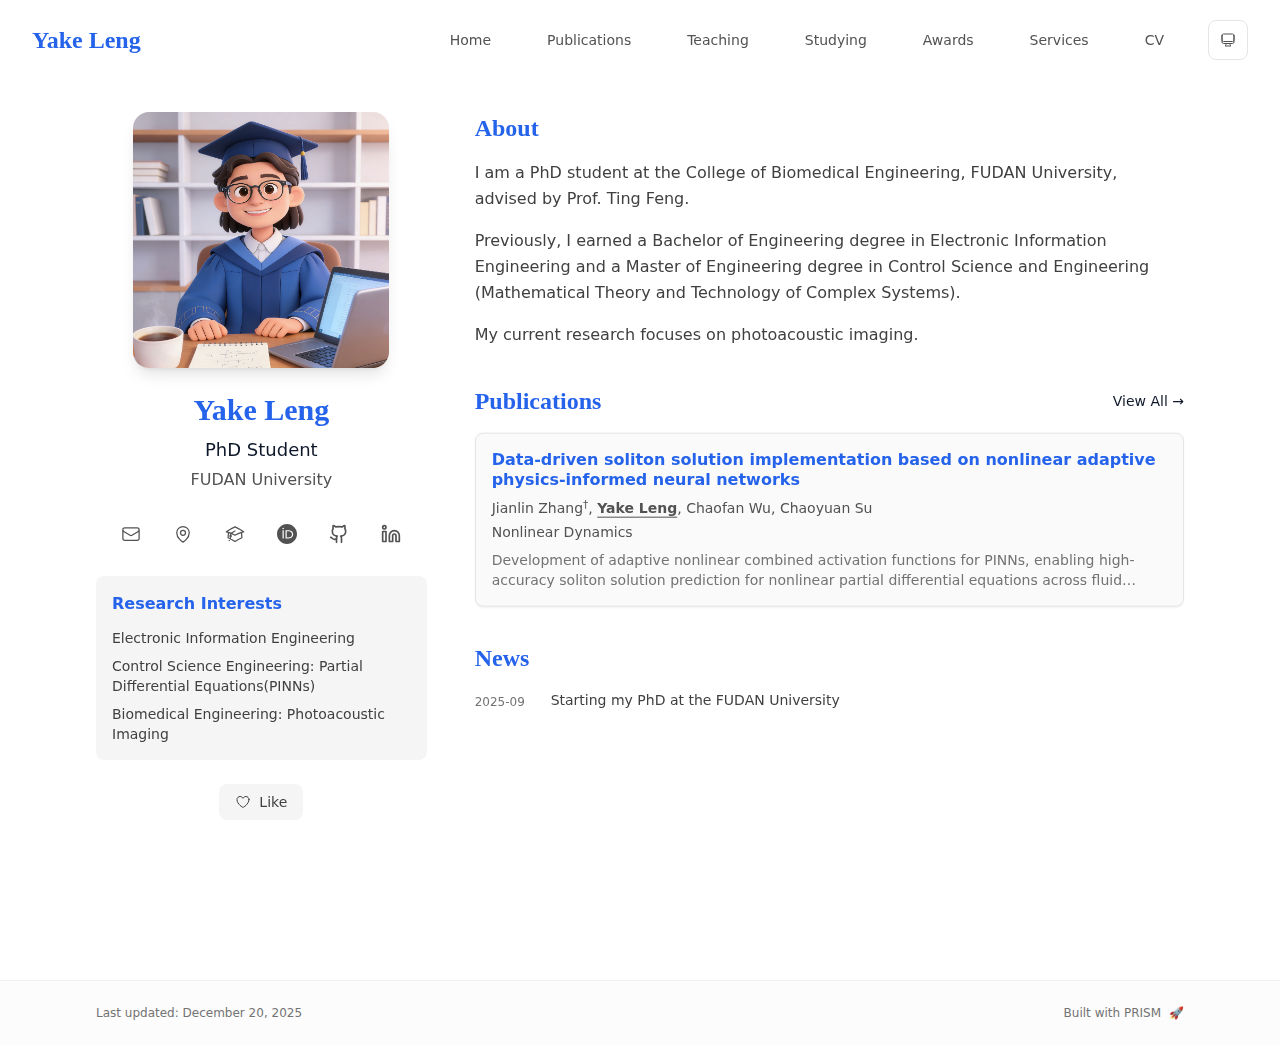
<file: index.html>
<!DOCTYPE html><html lang="en" class="scroll-smooth"><head><meta charSet="utf-8"/><meta name="viewport" content="width=device-width, initial-scale=1"/><link rel="preload" as="image" href="/bio.png" fetchPriority="high"/><link rel="stylesheet" href="/_next/static/css/94ef60ad5fb357a0.css" data-precedence="next"/><link rel="preload" as="script" fetchPriority="low" href="/_next/static/chunks/webpack-652247fbe7d62228.js"/><script src="/_next/static/chunks/fd9d1056-76974ae4abf5b983.js" async=""></script><script src="/_next/static/chunks/117-9fe98054019f44f2.js" async=""></script><script src="/_next/static/chunks/main-app-4f798570b26ce248.js" async=""></script><script src="/_next/static/chunks/295-f6dd20e67a50725e.js" async=""></script><script src="/_next/static/chunks/416-ff6bc8938794bd16.js" async=""></script><script src="/_next/static/chunks/648-1561102426c06c76.js" async=""></script><script src="/_next/static/chunks/365-c3c1da020b8e50b0.js" async=""></script><script src="/_next/static/chunks/app/page-6b517db1374d81fb.js" async=""></script><script src="/_next/static/chunks/798-9adf8897d5677c48.js" async=""></script><script src="/_next/static/chunks/app/layout-d6eaede9909853ca.js" async=""></script><link rel="icon" href="/bio.png" type="image/svg+xml"/><link rel="dns-prefetch" href="https://google-fonts.jialeliu.com"/><link rel="preconnect" href="https://google-fonts.jialeliu.com" crossorigin=""/><link rel="preload" as="style" href="https://google-fonts.jialeliu.com/css2?family=Inter:wght@300;400;500;600;700&amp;family=Crimson+Text:ital,wght@0,400;0,600;1,400&amp;display=swap"/><title>Yake Leng</title><meta name="description" content="PhD student at the FUDAN University."/><meta name="author" content="Yake Leng"/><meta name="keywords" content="Yake Leng,PhD,Research,FUDAN University"/><meta name="creator" content="Yake Leng"/><meta name="publisher" content="Yake Leng"/><meta property="og:title" content="Yake Leng"/><meta property="og:description" content="PhD student at the FUDAN University."/><meta property="og:site_name" content="Yake Leng&#x27;s Academic Website"/><meta property="og:locale" content="en_US"/><meta property="og:type" content="website"/><meta name="twitter:card" content="summary"/><meta name="twitter:title" content="Yake Leng"/><meta name="twitter:description" content="PhD student at the FUDAN University."/><link rel="icon" href="/bio.png"/><link rel="stylesheet" id="gfonts-css" href="https://google-fonts.jialeliu.com/css2?family=Inter:wght@300;400;500;600;700&amp;family=Crimson+Text:ital,wght@0,400;0,600;1,400&amp;display=swap" media="print"/><script>
              (function(){
                var l = document.getElementById('gfonts-css');
                if (!l) return;
                if (l.media !== 'all') {
                  l.addEventListener('load', function(){ try { l.media = 'all'; } catch(e){} });
                }
              })();
            </script><noscript><link rel="stylesheet" href="https://google-fonts.jialeliu.com/css2?family=Inter:wght@300;400;500;600;700&amp;family=Crimson+Text:ital,wght@0,400;0,600;1,400&amp;display=swap"/></noscript><script>
              try {
                const theme = localStorage.getItem('theme-storage');
                const parsed = theme ? JSON.parse(theme) : null;
                const setting = parsed?.state?.theme || 'system';
                const prefersDark = typeof window !== 'undefined' && window.matchMedia && window.matchMedia('(prefers-color-scheme: dark)').matches;
                const effective = setting === 'dark' ? 'dark' : (setting === 'light' ? 'light' : (prefersDark ? 'dark' : 'light'));
                var root = document.documentElement;
                root.classList.add(effective);
                root.setAttribute('data-theme', effective);
              } catch (e) {
                var root = document.documentElement;
                root.classList.add('light');
                root.setAttribute('data-theme', 'light');
              }
            </script><script src="/_next/static/chunks/polyfills-42372ed130431b0a.js" noModule=""></script></head><body class="font-sans antialiased"><div style="visibility:hidden"><nav class="fixed top-0 left-0 right-0 z-50" data-headlessui-state=""><div class="transition-all duration-300 ease-out bg-transparent" style="transform:translateY(-100px)"><div class="max-w-7xl mx-auto px-4 sm:px-6 lg:px-8"><div class="flex justify-between items-center h-16 lg:h-20"><div class="flex-shrink-0" tabindex="0"><a class="text-xl lg:text-2xl font-serif font-semibold text-primary hover:text-accent transition-colors duration-200" href="/">Yake Leng</a></div><div class="hidden lg:block"><div class="ml-10 flex items-center space-x-8"><div class="flex items-baseline space-x-8"><a class="relative px-3 py-2 text-sm font-medium transition-all duration-200 rounded hover:bg-accent/10 hover:shadow-sm text-primary" href="/"><span class="relative z-10">Home</span><div class="absolute inset-0 bg-accent/10 rounded-lg"></div></a><a class="relative px-3 py-2 text-sm font-medium transition-all duration-200 rounded hover:bg-accent/10 hover:shadow-sm text-neutral-600 hover:text-primary" href="/publications"><span class="relative z-10">Publications</span></a><a class="relative px-3 py-2 text-sm font-medium transition-all duration-200 rounded hover:bg-accent/10 hover:shadow-sm text-neutral-600 hover:text-primary" href="/teaching"><span class="relative z-10">Teaching</span></a><a class="relative px-3 py-2 text-sm font-medium transition-all duration-200 rounded hover:bg-accent/10 hover:shadow-sm text-neutral-600 hover:text-primary" href="/studying"><span class="relative z-10">Studying</span></a><a class="relative px-3 py-2 text-sm font-medium transition-all duration-200 rounded hover:bg-accent/10 hover:shadow-sm text-neutral-600 hover:text-primary" href="/awards"><span class="relative z-10">Awards</span></a><a class="relative px-3 py-2 text-sm font-medium transition-all duration-200 rounded hover:bg-accent/10 hover:shadow-sm text-neutral-600 hover:text-primary" href="/services"><span class="relative z-10">Services</span></a><a class="relative px-3 py-2 text-sm font-medium transition-all duration-200 rounded hover:bg-accent/10 hover:shadow-sm text-neutral-600 hover:text-primary" href="/cv"><span class="relative z-10">CV</span></a></div><div class="flex items-center justify-center w-10 h-10 rounded-lg border border-neutral-200 dark:border-[rgba(148,163,184,0.24)] bg-background dark:bg-neutral-800"><div class="w-4 h-4 rounded-full bg-neutral-300 animate-pulse"></div></div></div></div><div class="lg:hidden flex items-center space-x-2"><div class="flex items-center justify-center w-10 h-10 rounded-lg border border-neutral-200 dark:border-[rgba(148,163,184,0.24)] bg-background dark:bg-neutral-800"><div class="w-4 h-4 rounded-full bg-neutral-300 animate-pulse"></div></div><button class="inline-flex items-center justify-center p-2 rounded-md text-neutral-600 hover:text-primary hover:bg-neutral-100 dark:hover:bg-neutral-800 focus:outline-none focus:ring-2 focus:ring-inset focus:ring-accent transition-colors duration-200" id="headlessui-disclosure-button-:Rn5kq:" type="button" aria-expanded="false" data-headlessui-state=""><span class="sr-only">Open main menu</span><div><svg xmlns="http://www.w3.org/2000/svg" fill="none" viewBox="0 0 24 24" stroke-width="1.5" stroke="currentColor" aria-hidden="true" data-slot="icon" class="block h-6 w-6"><path stroke-linecap="round" stroke-linejoin="round" d="M3.75 6.75h16.5M3.75 12h16.5m-16.5 5.25h16.5"></path></svg></div></button></div></div></div></div></nav><main class="min-h-screen pt-16 lg:pt-20"><div class="max-w-6xl mx-auto px-4 sm:px-6 lg:px-8 py-8 bg-background min-h-screen"><div class="grid grid-cols-1 lg:grid-cols-3 gap-12"><div class="lg:col-span-1"><div class="sticky top-8" style="opacity:0;transform:translateY(20px)"><div class="w-64 h-64 mx-auto mb-6 rounded-2xl overflow-hidden shadow-lg hover:shadow-xl transition-all duration-200 hover:scale-105"><img alt="Yake Leng" fetchPriority="high" width="256" height="256" decoding="async" data-nimg="1" class="w-full h-full object-cover object-[32%_center]" style="color:transparent" src="/bio.png"/></div><div class="text-center mb-6"><h1 class="text-3xl font-serif font-bold text-primary mb-2">Yake Leng</h1><p class="text-lg text-accent font-medium mb-1">PhD Student</p><p class="text-neutral-600 mb-2">FUDAN University</p></div><div class="flex flex-wrap justify-center gap-3 sm:gap-4 mb-6 relative px-2"><div class="relative"><button class="p-2 sm:p-2 transition-colors duration-200 text-neutral-600 dark:text-neutral-400 hover:text-accent" aria-label="Email"><svg xmlns="http://www.w3.org/2000/svg" fill="none" viewBox="0 0 24 24" stroke-width="1.5" stroke="currentColor" aria-hidden="true" data-slot="icon" class="h-5 w-5"><path stroke-linecap="round" stroke-linejoin="round" d="M21.75 6.75v10.5a2.25 2.25 0 0 1-2.25 2.25h-15a2.25 2.25 0 0 1-2.25-2.25V6.75m19.5 0A2.25 2.25 0 0 0 19.5 4.5h-15a2.25 2.25 0 0 0-2.25 2.25m19.5 0v.243a2.25 2.25 0 0 1-1.07 1.916l-7.5 4.615a2.25 2.25 0 0 1-2.36 0L3.32 8.91a2.25 2.25 0 0 1-1.07-1.916V6.75"></path></svg></button></div><div class="relative"><button class="p-2 sm:p-2 transition-colors duration-200 text-neutral-600 dark:text-neutral-400 hover:text-accent" aria-label="Location"><svg xmlns="http://www.w3.org/2000/svg" fill="none" viewBox="0 0 24 24" stroke-width="1.5" stroke="currentColor" aria-hidden="true" data-slot="icon" class="h-5 w-5"><path stroke-linecap="round" stroke-linejoin="round" d="M15 10.5a3 3 0 1 1-6 0 3 3 0 0 1 6 0Z"></path><path stroke-linecap="round" stroke-linejoin="round" d="M19.5 10.5c0 7.142-7.5 11.25-7.5 11.25S4.5 17.642 4.5 10.5a7.5 7.5 0 1 1 15 0Z"></path></svg></button></div><a href="https://scholar.google.com" target="_blank" rel="noopener noreferrer" class="p-2 sm:p-2 text-neutral-600 dark:text-neutral-400 hover:text-accent transition-colors duration-200" aria-label="Google Scholar"><svg xmlns="http://www.w3.org/2000/svg" fill="none" viewBox="0 0 24 24" stroke-width="1.5" stroke="currentColor" aria-hidden="true" data-slot="icon" class="h-5 w-5"><path stroke-linecap="round" stroke-linejoin="round" d="M4.26 10.147a60.438 60.438 0 0 0-.491 6.347A48.62 48.62 0 0 1 12 20.904a48.62 48.62 0 0 1 8.232-4.41 60.46 60.46 0 0 0-.491-6.347m-15.482 0a50.636 50.636 0 0 0-2.658-.813A59.906 59.906 0 0 1 12 3.493a59.903 59.903 0 0 1 10.399 5.84c-.896.248-1.783.52-2.658.814m-15.482 0A50.717 50.717 0 0 1 12 13.489a50.702 50.702 0 0 1 7.74-3.342M6.75 15a.75.75 0 1 0 0-1.5.75.75 0 0 0 0 1.5Zm0 0v-3.675A55.378 55.378 0 0 1 12 8.443m-7.007 11.55A5.981 5.981 0 0 0 6.75 15.75v-1.5"></path></svg></a><a href="https://orcid.org" target="_blank" rel="noopener noreferrer" class="p-2 sm:p-2 text-neutral-600 dark:text-neutral-400 hover:text-accent transition-colors duration-200" aria-label="ORCID"><svg viewBox="0 0 24 24" fill="currentColor" class="h-5 w-5" xmlns="http://www.w3.org/2000/svg"><path d="M12 0C5.372 0 0 5.372 0 12s5.372 12 12 12 12-5.372 12-12S18.628 0 12 0zM7.369 4.378c.525 0 .947.431.947.947s-.422.947-.947.947a.95.95 0 0 1-.947-.947c0-.525.422-.947.947-.947zm-.722 3.038h1.444v10.041H6.647V7.416zm3.562 0h3.9c3.712 0 5.344 2.653 5.344 5.025 0 2.578-2.016 5.025-5.325 5.025h-3.919V7.416zm1.444 1.303v7.444h2.297c3.272 0 4.022-2.484 4.022-3.722 0-2.016-1.284-3.722-4.097-3.722h-2.222z"></path></svg></a><a href="https://github.com" target="_blank" rel="noopener noreferrer" class="p-2 sm:p-2 text-neutral-600 dark:text-neutral-400 hover:text-accent transition-colors duration-200" aria-label="GitHub"><svg xmlns="http://www.w3.org/2000/svg" width="24" height="24" viewBox="0 0 24 24" fill="none" stroke="currentColor" stroke-width="2" stroke-linecap="round" stroke-linejoin="round" class="lucide lucide-github h-5 w-5" aria-hidden="true"><path d="M15 22v-4a4.8 4.8 0 0 0-1-3.5c3 0 6-2 6-5.5.08-1.25-.27-2.48-1-3.5.28-1.15.28-2.35 0-3.5 0 0-1 0-3 1.5-2.64-.5-5.36-.5-8 0C6 2 5 2 5 2c-.3 1.15-.3 2.35 0 3.5A5.403 5.403 0 0 0 4 9c0 3.5 3 5.5 6 5.5-.39.49-.68 1.05-.85 1.65-.17.6-.22 1.23-.15 1.85v4"></path><path d="M9 18c-4.51 2-5-2-7-2"></path></svg></a><a href="https://linkedin.com" target="_blank" rel="noopener noreferrer" class="p-2 sm:p-2 text-neutral-600 dark:text-neutral-400 hover:text-accent transition-colors duration-200" aria-label="LinkedIn"><svg xmlns="http://www.w3.org/2000/svg" width="24" height="24" viewBox="0 0 24 24" fill="none" stroke="currentColor" stroke-width="2" stroke-linecap="round" stroke-linejoin="round" class="lucide lucide-linkedin h-5 w-5" aria-hidden="true"><path d="M16 8a6 6 0 0 1 6 6v7h-4v-7a2 2 0 0 0-2-2 2 2 0 0 0-2 2v7h-4v-7a6 6 0 0 1 6-6z"></path><rect width="4" height="12" x="2" y="9"></rect><circle cx="4" cy="4" r="2"></circle></svg></a></div><div class="bg-neutral-100 dark:bg-neutral-800 rounded-lg p-4 mb-6 hover:shadow-lg transition-all duration-200 hover:scale-[1.02]"><h3 class="font-semibold text-primary mb-3">Research Interests</h3><div class="space-y-2 text-sm text-neutral-700 dark:text-neutral-500"><div>Electronic Information Engineering</div><div>Control Science Engineering: Partial Differential Equations(PINNs)</div><div>Biomedical Engineering: Photoacoustic Imaging</div></div></div><div class="flex justify-center"><div class="relative"><button class="flex items-center space-x-2 px-4 py-2 rounded-lg font-medium text-sm transition-all duration-200 bg-neutral-100 dark:bg-neutral-800 text-neutral-700 dark:text-neutral-500 hover:bg-red-50 dark:hover:bg-red-900/20 hover:text-red-600 dark:hover:text-red-400 cursor-pointer" tabindex="0"><svg xmlns="http://www.w3.org/2000/svg" fill="none" viewBox="0 0 24 24" stroke-width="1.5" stroke="currentColor" aria-hidden="true" data-slot="icon" class="h-4 w-4"><path stroke-linecap="round" stroke-linejoin="round" d="M21 8.25c0-2.485-2.099-4.5-4.688-4.5-1.935 0-3.597 1.126-4.312 2.733-.715-1.607-2.377-2.733-4.313-2.733C5.1 3.75 3 5.765 3 8.25c0 7.22 9 12 9 12s9-4.78 9-12Z"></path></svg><span>Like</span></button></div></div></div></div><div class="lg:col-span-2 space-y-8"><section id="about" class="scroll-mt-24 space-y-8"><section style="opacity:0;transform:translateY(20px)"><h2 class="text-2xl font-serif font-bold text-primary mb-4">About</h2><div class="text-neutral-700 dark:text-neutral-600 leading-relaxed"><p class="mb-4 last:mb-0">I am a PhD student at the College of Biomedical Engineering, FUDAN University, advised by <a href="https://example.com" node="[object Object]" target="_blank" rel="noopener noreferrer" class="text-accent font-medium transition-all duration-200 rounded hover:bg-accent/10 hover:shadow-sm">Prof.</a> Ting Feng.</p>
<p class="mb-4 last:mb-0">Previously, I earned a Bachelor of Engineering degree in Electronic Information Engineering and a Master of Engineering degree in Control Science and Engineering (Mathematical Theory and Technology of Complex Systems).</p>
<p class="mb-4 last:mb-0">My current research focuses on photoacoustic imaging.</p></div></section><section style="opacity:0;transform:translateY(20px)"><div class="flex items-center justify-between mb-4"><h2 class="text-2xl font-serif font-bold text-primary">Publications</h2><a class="text-accent hover:text-accent-dark text-sm font-medium transition-all duration-200 rounded hover:bg-accent/10 hover:shadow-sm" href="/publications">View All →</a></div><div class="space-y-4"><div class="bg-neutral-50 dark:bg-neutral-800 p-4 rounded-lg shadow-sm border border-neutral-200 dark:border-[rgba(148,163,184,0.24)] hover:shadow-lg transition-all duration-200 hover:scale-[1.02]" style="opacity:0;transform:translateY(20px)"><h3 class="font-semibold text-primary mb-2 leading-tight">Data-driven soliton solution implementation based on nonlinear adaptive physics-informed neural networks</h3><p class="text-sm text-neutral-600 dark:text-neutral-500 mb-1"><span><span class=" ">Jianlin Zhang</span><sup class="ml-0 text-neutral-600 dark:text-neutral-500">†</sup>, </span><span><span class="font-semibold text-accent underline underline-offset-4 decoration-accent">Yake Leng</span>, </span><span><span class=" ">Chaofan Wu</span>, </span><span><span class=" ">Chaoyuan Su</span></span></p><p class="text-sm text-neutral-600 dark:text-neutral-500 mb-2">Nonlinear Dynamics</p><p class="text-sm text-neutral-500 dark:text-neutral-500 line-clamp-2">Development of adaptive nonlinear combined activation functions for PINNs, enabling high-accuracy soliton solution prediction for nonlinear partial differential equations across fluid mechanics, quantum mechanics, and other fields.</p></div></div></section><section style="opacity:0;transform:translateY(20px)"><h2 class="text-2xl font-serif font-bold text-primary mb-4">News</h2><div class="space-y-3"><div class="flex items-start space-x-3"><span class="text-xs text-neutral-500 mt-1 w-16 flex-shrink-0">2025-09</span><p class="text-sm text-neutral-700">Starting my PhD at the FUDAN University</p></div></div></section></section></div></div></div></main><footer class="border-t border-neutral-200/50 bg-neutral-50/50 dark:bg-neutral-900/50 dark:border-neutral-700/50"><div class="max-w-6xl mx-auto px-4 sm:px-6 lg:px-8 py-6"><div class="flex flex-col sm:flex-row justify-between items-center gap-2"><p class="text-xs text-neutral-500">Last updated: <!-- -->December 20, 2025</p><p class="text-xs text-neutral-500 flex items-center"><a href="https://github.com/xyjoey/PRISM" target="_blank" rel="noopener noreferrer">Built with PRISM</a><span class="ml-2">🚀</span></p></div></div></footer></div><script src="/_next/static/chunks/webpack-652247fbe7d62228.js" async=""></script><script>(self.__next_f=self.__next_f||[]).push([0]);self.__next_f.push([2,null])</script><script>self.__next_f.push([1,"1:HL[\"/_next/static/css/94ef60ad5fb357a0.css\",\"style\"]\n"])</script><script>self.__next_f.push([1,"2:I[2846,[],\"\"]\n4:I[586,[\"295\",\"static/chunks/295-f6dd20e67a50725e.js\",\"416\",\"static/chunks/416-ff6bc8938794bd16.js\",\"648\",\"static/chunks/648-1561102426c06c76.js\",\"365\",\"static/chunks/365-c3c1da020b8e50b0.js\",\"931\",\"static/chunks/app/page-6b517db1374d81fb.js\"],\"default\"]\n5:I[7088,[\"295\",\"static/chunks/295-f6dd20e67a50725e.js\",\"416\",\"static/chunks/416-ff6bc8938794bd16.js\",\"648\",\"static/chunks/648-1561102426c06c76.js\",\"365\",\"static/chunks/365-c3c1da020b8e50b0.js\",\"931\",\"static/chunks/app/page-6b517db1374d81fb.js\"],\"default\"]\n6:I[7792,[\"295\",\"static/chunks/295-f6dd20e67a50725e.js\",\"416\",\"static/chunks/416-ff6bc8938794bd16.js\",\"648\",\"static/chunks/648-1561102426c06c76.js\",\"365\",\"static/chunks/365-c3c1da020b8e50b0.js\",\"931\",\"static/chunks/app/page-6b517db1374d81fb.js\"],\"default\"]\n9:I[4796,[\"295\",\"static/chunks/295-f6dd20e67a50725e.js\",\"416\",\"static/chunks/416-ff6bc8938794bd16.js\",\"648\",\"static/chunks/648-1561102426c06c76.js\",\"365\",\"static/chunks/365-c3c1da020b8e50b0.js\",\"931\",\"static/chunks/app/page-6b517db1374d81fb.js\"],\"default\"]\na:I[4154,[\"295\",\"static/chunks/295-f6dd20e67a50725e.js\",\"648\",\"static/chunks/648-1561102426c06c76.js\",\"798\",\"static/chunks/798-9adf8897d5677c48.js\",\"185\",\"static/chunks/app/layout-d6eaede9909853ca.js\"],\"ThemeProvider\"]\nb:I[3860,[\"295\",\"static/chunks/295-f6dd20e67a50725e.js\",\"648\",\"static/chunks/648-1561102426c06c76.js\",\"798\",\"static/chunks/798-9adf8897d5677c48.js\",\"185\",\"static/chunks/app/layout-d6eaede9909853ca.js\"],\"default\"]\nc:I[4707,[],\"\"]\nd:I[6423,[],\"\"]\ne:I[1131,[\"295\",\"static/chunks/295-f6dd20e67a50725e.js\",\"648\",\"static/chunks/648-1561102426c06c76.js\",\"798\",\"static/chunks/798-9adf8897d5677c48.js\",\"185\",\"static/chunks/app/layout-d6eaede9909853ca.js\"],\"default\"]\n10:I[1060,[],\"\"]\n7:[\"Physics-informed neural networks\",\"Adaptive nonlinear combined activation functions\",\"Partial differential equations\",\"Soliton solutions\",\"Data-driven modeling\"]\n8:T629,@article{zhang2025data,\n  title = {Data-driven soliton solution implementation based on nonlinear adaptive physics-informed neural network"])</script><script>self.__next_f.push([1,"s},\n  author = {Jianlin Zhang and Yake Leng and Chaofan Wu and Chaoyuan Su},\n  year = {2025},\n  month = {jan},\n  journal = {Nonlinear Dynamics},\n  volume = {113},\n  pages = {1467--1488},\n  issn = {0924-090X},\n  publisher = {Springer},\n  abstract = {To reduce computational performance requirements and improve the nonlinear representation ability of neural networks as well as the accuracy of solving soliton solutions of partial differential equations, this paper utilizes a deep learning framework to design physics-informed neural networks (PINNs) containing adaptive nonlinear combined activation functions. By embedding physical information from mathematical physics models into the network via generalized approximation capabilities, the proposed PINNs achieve high-accuracy analytical solutions for partial differential equations. Experimental validation on the (1+1)-dimensional Burgers equation, (1+1)-dimensional Schrödinger equation, and (2+1)-dimensional Navier–Stokes equation demonstrates superior prediction performance in capturing intricate spatio-temporal dynamics. Application to four soliton solutions of the Burgers equation confirms the method's effectiveness in reducing computational complexity while maintaining solution accuracy.},\n  doi = {10.1007/s11071-024-10309-3},\n  note = {Supported by the Graduate Student Research and Innovation Program of Zhongyuan University of Technology (Grant No. YKY2024ZK20)}\n}11:[]\n"])</script><script>self.__next_f.push([1,"0:[\"$\",\"$L2\",null,{\"buildId\":\"jHNOWZUhyc34zo6nvY7O3\",\"assetPrefix\":\"\",\"urlParts\":[\"\",\"\"],\"initialTree\":[\"\",{\"children\":[\"__PAGE__\",{}]},\"$undefined\",\"$undefined\",true],\"initialSeedData\":[\"\",{\"children\":[\"__PAGE__\",{},[[\"$L3\",[\"$\",\"div\",null,{\"className\":\"max-w-6xl mx-auto px-4 sm:px-6 lg:px-8 py-8 bg-background min-h-screen\",\"children\":[\"$\",\"div\",null,{\"className\":\"grid grid-cols-1 lg:grid-cols-3 gap-12\",\"children\":[[\"$\",\"div\",null,{\"className\":\"lg:col-span-1\",\"children\":[\"$\",\"$L4\",null,{\"author\":{\"name\":\"Yake Leng\",\"title\":\"PhD Student\",\"institution\":\"FUDAN University\",\"avatar\":\"/bio.png\"},\"social\":{\"email\":\"ykleng25@m.fudan.edu.cn\",\"location\":\"City, Country\",\"location_url\":\"https://maps.google.com\",\"location_details\":[\"2005 Songhu Road, Yangpu District, Shanghai, China\",\"Fudan University , the Jiangwan Campus\"],\"google_scholar\":\"https://scholar.google.com\",\"orcid\":\"https://orcid.org\",\"github\":\"https://github.com\",\"linkedin\":\"https://linkedin.com\"},\"features\":{\"enable_likes\":true,\"enable_one_page_mode\":false},\"researchInterests\":[\"Electronic Information Engineering\",\"Control Science Engineering: Partial Differential Equations(PINNs)\",\"Biomedical Engineering: Photoacoustic Imaging\"]}]}],[\"$\",\"div\",null,{\"className\":\"lg:col-span-2 space-y-8\",\"children\":[[\"$\",\"section\",\"about\",{\"id\":\"about\",\"className\":\"scroll-mt-24 space-y-8\",\"children\":[[[\"$\",\"$L5\",\"about\",{\"content\":\"I am a PhD student at the College of Biomedical Engineering, FUDAN University, advised by [Prof.](https://example.com) Ting Feng.\\r\\n\\r\\nPreviously, I earned a Bachelor of Engineering degree in Electronic Information Engineering and a Master of Engineering degree in Control Science and Engineering (Mathematical Theory and Technology of Complex Systems).\\r\\n\\r\\nMy current research focuses on photoacoustic imaging.\\r\\n\\r\\n\",\"title\":\"About\"}],[\"$\",\"$L6\",\"featured_publications\",{\"publications\":[{\"id\":\"zhang2025data\",\"title\":\"Data-driven soliton solution implementation based on nonlinear adaptive physics-informed neural networks\",\"authors\":[{\"name\":\"Jianlin Zhang\",\"isHighlighted\":false,\"isCorresponding\":true,\"isCoAuthor\":false},{\"name\":\"Yake Leng\",\"isHighlighted\":true,\"isCorresponding\":false,\"isCoAuthor\":true},{\"name\":\"Chaofan Wu\",\"isHighlighted\":false,\"isCorresponding\":false,\"isCoAuthor\":false},{\"name\":\"Chaoyuan Su\",\"isHighlighted\":false,\"isCorresponding\":false,\"isCoAuthor\":false}],\"year\":2025,\"month\":\"1\",\"type\":\"journal\",\"status\":\"published\",\"tags\":[\"Physics-informed neural networks\",\"Adaptive nonlinear combined activation functions\",\"Partial differential equations\",\"Soliton solutions\",\"Data-driven modeling\"],\"keywords\":\"$7\",\"researchArea\":\"neural-networks\",\"journal\":\"Nonlinear Dynamics\",\"conference\":\"\",\"volume\":\"113\",\"pages\":\"1467--1488\",\"doi\":\"10.1007/s11071-024-10309-3\",\"code\":\"https://github.com/YakeLeng\",\"abstract\":\"To reduce computational performance requirements and improve the nonlinear representation ability of neural networks as well as the accuracy of solving soliton solutions of partial differential equations, this paper utilizes a deep learning framework to design physics-informed neural networks (PINNs) containing adaptive nonlinear combined activation functions. By embedding physical information from mathematical physics models into the network via generalized approximation capabilities, the proposed PINNs achieve high-accuracy analytical solutions for partial differential equations. Experimental validation on the (1+1)-dimensional Burgers equation, (1+1)-dimensional Schrödinger equation, and (2+1)-dimensional Navier–Stokes equation demonstrates superior prediction performance in capturing intricate spatio-temporal dynamics. Application to four soliton solutions of the Burgers equation confirms the method's effectiveness in reducing computational complexity while maintaining solution accuracy.\",\"description\":\"Development of adaptive nonlinear combined activation functions for PINNs, enabling high-accuracy soliton solution prediction for nonlinear partial differential equations across fluid mechanics, quantum mechanics, and other fields.\",\"selected\":true,\"preview\":\"papers1.jpg\",\"bibtex\":\"$8\"}],\"title\":\"Publications\",\"enableOnePageMode\":false}],[\"$\",\"$L9\",\"news\",{\"items\":[{\"date\":\"2025-09\",\"content\":\"Starting my PhD at the FUDAN University\"}],\"title\":\"News\"}]],false,false,false]}]]}]]}]}],null],null],null]},[[[[\"$\",\"link\",\"0\",{\"rel\":\"stylesheet\",\"href\":\"/_next/static/css/94ef60ad5fb357a0.css\",\"precedence\":\"next\",\"crossOrigin\":\"$undefined\"}]],[\"$\",\"html\",null,{\"lang\":\"en\",\"className\":\"scroll-smooth\",\"suppressHydrationWarning\":true,\"children\":[[\"$\",\"head\",null,{\"children\":[[\"$\",\"link\",null,{\"rel\":\"icon\",\"href\":\"/bio.png\",\"type\":\"image/svg+xml\"}],[\"$\",\"link\",null,{\"rel\":\"dns-prefetch\",\"href\":\"https://google-fonts.jialeliu.com\"}],[\"$\",\"link\",null,{\"rel\":\"preconnect\",\"href\":\"https://google-fonts.jialeliu.com\",\"crossOrigin\":\"\"}],[\"$\",\"link\",null,{\"rel\":\"preload\",\"as\":\"style\",\"href\":\"https://google-fonts.jialeliu.com/css2?family=Inter:wght@300;400;500;600;700\u0026family=Crimson+Text:ital,wght@0,400;0,600;1,400\u0026display=swap\"}],[\"$\",\"link\",null,{\"rel\":\"stylesheet\",\"id\":\"gfonts-css\",\"href\":\"https://google-fonts.jialeliu.com/css2?family=Inter:wght@300;400;500;600;700\u0026family=Crimson+Text:ital,wght@0,400;0,600;1,400\u0026display=swap\",\"media\":\"print\"}],[\"$\",\"script\",null,{\"dangerouslySetInnerHTML\":{\"__html\":\"\\n              (function(){\\n                var l = document.getElementById('gfonts-css');\\n                if (!l) return;\\n                if (l.media !== 'all') {\\n                  l.addEventListener('load', function(){ try { l.media = 'all'; } catch(e){} });\\n                }\\n              })();\\n            \"}}],[\"$\",\"noscript\",null,{\"children\":[\"$\",\"link\",null,{\"rel\":\"stylesheet\",\"href\":\"https://google-fonts.jialeliu.com/css2?family=Inter:wght@300;400;500;600;700\u0026family=Crimson+Text:ital,wght@0,400;0,600;1,400\u0026display=swap\"}]}],[\"$\",\"script\",null,{\"dangerouslySetInnerHTML\":{\"__html\":\"\\n              try {\\n                const theme = localStorage.getItem('theme-storage');\\n                const parsed = theme ? JSON.parse(theme) : null;\\n                const setting = parsed?.state?.theme || 'system';\\n                const prefersDark = typeof window !== 'undefined' \u0026\u0026 window.matchMedia \u0026\u0026 window.matchMedia('(prefers-color-scheme: dark)').matches;\\n                const effective = setting === 'dark' ? 'dark' : (setting === 'light' ? 'light' : (prefersDark ? 'dark' : 'light'));\\n                var root = document.documentElement;\\n                root.classList.add(effective);\\n                root.setAttribute('data-theme', effective);\\n              } catch (e) {\\n                var root = document.documentElement;\\n                root.classList.add('light');\\n                root.setAttribute('data-theme', 'light');\\n              }\\n            \"}}]]}],[\"$\",\"body\",null,{\"className\":\"font-sans antialiased\",\"children\":[\"$\",\"$La\",null,{\"children\":[[\"$\",\"$Lb\",null,{\"items\":[{\"title\":\"Home\",\"type\":\"page\",\"target\":\"Home\",\"href\":\"/\"},{\"title\":\"Publications\",\"type\":\"page\",\"target\":\"publications\",\"href\":\"/publications\"},{\"title\":\"Teaching\",\"type\":\"page\",\"target\":\"teaching\",\"href\":\"/teaching\"},{\"title\":\"Studying\",\"type\":\"page\",\"target\":\"studying\",\"href\":\"/studying\"},{\"title\":\"Awards\",\"type\":\"page\",\"target\":\"awards\",\"href\":\"/awards\"},{\"title\":\"Services\",\"type\":\"page\",\"target\":\"services\",\"href\":\"/services\"},{\"title\":\"CV\",\"type\":\"page\",\"target\":\"cv\",\"href\":\"/cv\"}],\"siteTitle\":\"Yake Leng\",\"enableOnePageMode\":false}],[\"$\",\"main\",null,{\"className\":\"min-h-screen pt-16 lg:pt-20\",\"children\":[\"$\",\"$Lc\",null,{\"parallelRouterKey\":\"children\",\"segmentPath\":[\"children\"],\"error\":\"$undefined\",\"errorStyles\":\"$undefined\",\"errorScripts\":\"$undefined\",\"template\":[\"$\",\"$Ld\",null,{}],\"templateStyles\":\"$undefined\",\"templateScripts\":\"$undefined\",\"notFound\":[[\"$\",\"title\",null,{\"children\":\"404: This page could not be found.\"}],[\"$\",\"div\",null,{\"style\":{\"fontFamily\":\"system-ui,\\\"Segoe UI\\\",Roboto,Helvetica,Arial,sans-serif,\\\"Apple Color Emoji\\\",\\\"Segoe UI Emoji\\\"\",\"height\":\"100vh\",\"textAlign\":\"center\",\"display\":\"flex\",\"flexDirection\":\"column\",\"alignItems\":\"center\",\"justifyContent\":\"center\"},\"children\":[\"$\",\"div\",null,{\"children\":[[\"$\",\"style\",null,{\"dangerouslySetInnerHTML\":{\"__html\":\"body{color:#000;background:#fff;margin:0}.next-error-h1{border-right:1px solid rgba(0,0,0,.3)}@media (prefers-color-scheme:dark){body{color:#fff;background:#000}.next-error-h1{border-right:1px solid rgba(255,255,255,.3)}}\"}}],[\"$\",\"h1\",null,{\"className\":\"next-error-h1\",\"style\":{\"display\":\"inline-block\",\"margin\":\"0 20px 0 0\",\"padding\":\"0 23px 0 0\",\"fontSize\":24,\"fontWeight\":500,\"verticalAlign\":\"top\",\"lineHeight\":\"49px\"},\"children\":\"404\"}],[\"$\",\"div\",null,{\"style\":{\"display\":\"inline-block\"},\"children\":[\"$\",\"h2\",null,{\"style\":{\"fontSize\":14,\"fontWeight\":400,\"lineHeight\":\"49px\",\"margin\":0},\"children\":\"This page could not be found.\"}]}]]}]}]],\"notFoundStyles\":[]}]}],[\"$\",\"$Le\",null,{\"lastUpdated\":\"December 20, 2025\"}]]}]}]]}]],null],null],\"couldBeIntercepted\":false,\"initialHead\":[null,\"$Lf\"],\"globalErrorComponent\":\"$10\",\"missingSlots\":\"$W11\"}]\n"])</script><script>self.__next_f.push([1,"f:[[\"$\",\"meta\",\"0\",{\"name\":\"viewport\",\"content\":\"width=device-width, initial-scale=1\"}],[\"$\",\"meta\",\"1\",{\"charSet\":\"utf-8\"}],[\"$\",\"title\",\"2\",{\"children\":\"Yake Leng\"}],[\"$\",\"meta\",\"3\",{\"name\":\"description\",\"content\":\"PhD student at the FUDAN University.\"}],[\"$\",\"meta\",\"4\",{\"name\":\"author\",\"content\":\"Yake Leng\"}],[\"$\",\"meta\",\"5\",{\"name\":\"keywords\",\"content\":\"Yake Leng,PhD,Research,FUDAN University\"}],[\"$\",\"meta\",\"6\",{\"name\":\"creator\",\"content\":\"Yake Leng\"}],[\"$\",\"meta\",\"7\",{\"name\":\"publisher\",\"content\":\"Yake Leng\"}],[\"$\",\"meta\",\"8\",{\"property\":\"og:title\",\"content\":\"Yake Leng\"}],[\"$\",\"meta\",\"9\",{\"property\":\"og:description\",\"content\":\"PhD student at the FUDAN University.\"}],[\"$\",\"meta\",\"10\",{\"property\":\"og:site_name\",\"content\":\"Yake Leng's Academic Website\"}],[\"$\",\"meta\",\"11\",{\"property\":\"og:locale\",\"content\":\"en_US\"}],[\"$\",\"meta\",\"12\",{\"property\":\"og:type\",\"content\":\"website\"}],[\"$\",\"meta\",\"13\",{\"name\":\"twitter:card\",\"content\":\"summary\"}],[\"$\",\"meta\",\"14\",{\"name\":\"twitter:title\",\"content\":\"Yake Leng\"}],[\"$\",\"meta\",\"15\",{\"name\":\"twitter:description\",\"content\":\"PhD student at the FUDAN University.\"}],[\"$\",\"link\",\"16\",{\"rel\":\"icon\",\"href\":\"/bio.png\"}]]\n3:null\n"])</script></body></html>
</file>
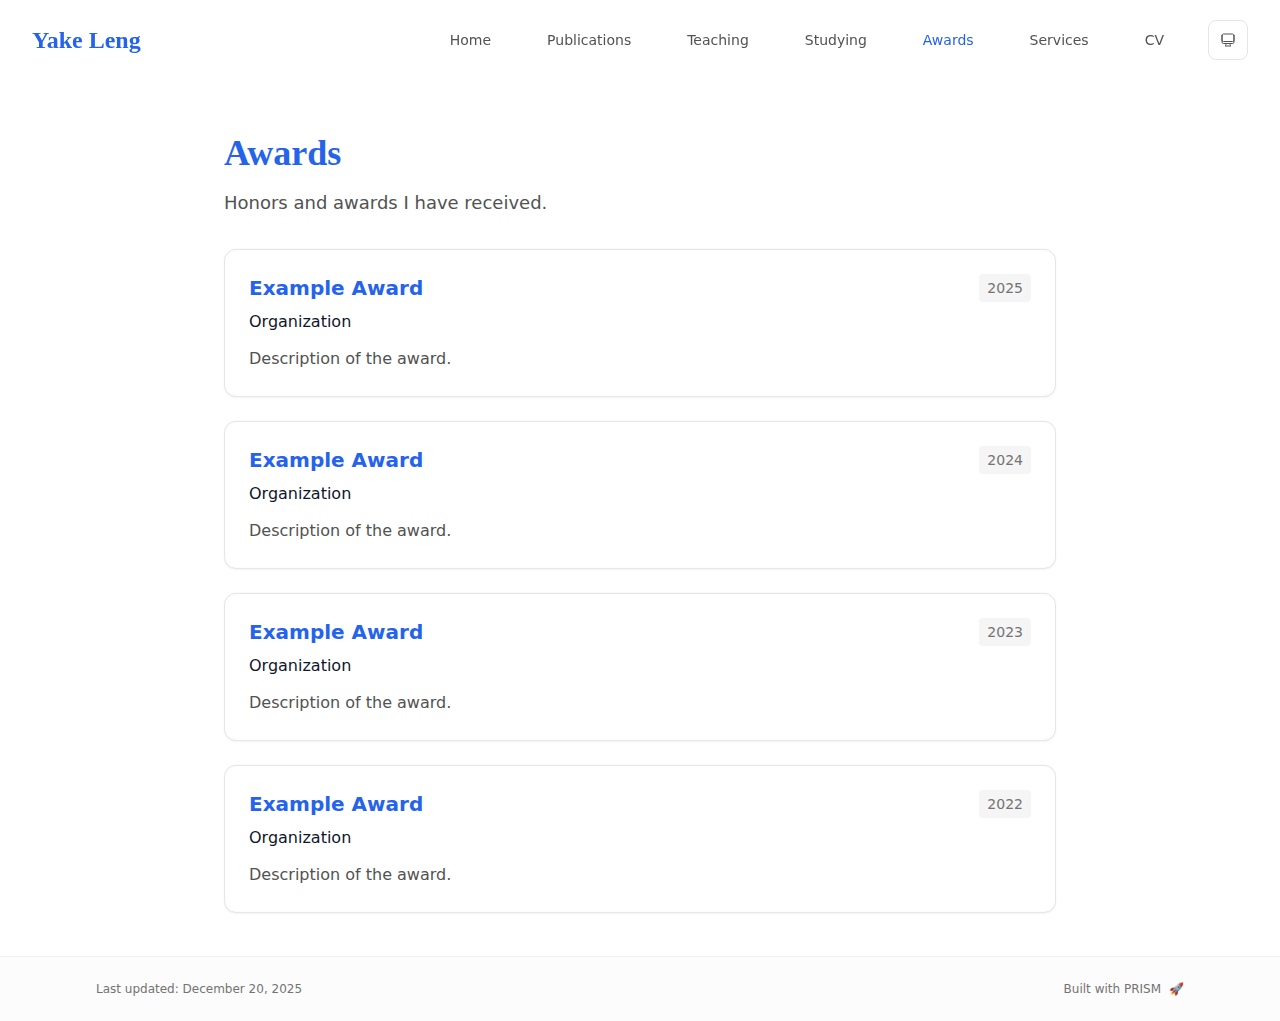
<file: awards.html>
<!DOCTYPE html><html lang="en" class="scroll-smooth"><head><meta charSet="utf-8"/><meta name="viewport" content="width=device-width, initial-scale=1"/><link rel="stylesheet" href="/_next/static/css/94ef60ad5fb357a0.css" data-precedence="next"/><link rel="preload" as="script" fetchPriority="low" href="/_next/static/chunks/webpack-652247fbe7d62228.js"/><script src="/_next/static/chunks/fd9d1056-76974ae4abf5b983.js" async=""></script><script src="/_next/static/chunks/117-9fe98054019f44f2.js" async=""></script><script src="/_next/static/chunks/main-app-4f798570b26ce248.js" async=""></script><script src="/_next/static/chunks/295-f6dd20e67a50725e.js" async=""></script><script src="/_next/static/chunks/648-1561102426c06c76.js" async=""></script><script src="/_next/static/chunks/798-9adf8897d5677c48.js" async=""></script><script src="/_next/static/chunks/app/layout-d6eaede9909853ca.js" async=""></script><script src="/_next/static/chunks/416-ff6bc8938794bd16.js" async=""></script><script src="/_next/static/chunks/365-c3c1da020b8e50b0.js" async=""></script><script src="/_next/static/chunks/app/%5Bslug%5D/page-aa92f71304925cb3.js" async=""></script><title>Awards | Yake Leng</title><meta name="description" content="Honors and awards I have received."/><meta name="author" content="Yake Leng"/><meta name="keywords" content="Yake Leng,PhD,Research,FUDAN University"/><meta name="creator" content="Yake Leng"/><meta name="publisher" content="Yake Leng"/><meta property="og:title" content="Yake Leng"/><meta property="og:description" content="PhD student at the FUDAN University."/><meta property="og:site_name" content="Yake Leng&#x27;s Academic Website"/><meta property="og:locale" content="en_US"/><meta property="og:type" content="website"/><meta name="twitter:card" content="summary"/><meta name="twitter:title" content="Yake Leng"/><meta name="twitter:description" content="PhD student at the FUDAN University."/><link rel="icon" href="/bio.png"/><link rel="icon" href="/bio.png" type="image/svg+xml"/><link rel="dns-prefetch" href="https://google-fonts.jialeliu.com"/><link rel="preconnect" href="https://google-fonts.jialeliu.com" crossorigin=""/><link rel="preload" as="style" href="https://google-fonts.jialeliu.com/css2?family=Inter:wght@300;400;500;600;700&amp;family=Crimson+Text:ital,wght@0,400;0,600;1,400&amp;display=swap"/><link rel="stylesheet" id="gfonts-css" href="https://google-fonts.jialeliu.com/css2?family=Inter:wght@300;400;500;600;700&amp;family=Crimson+Text:ital,wght@0,400;0,600;1,400&amp;display=swap" media="print"/><script>
              (function(){
                var l = document.getElementById('gfonts-css');
                if (!l) return;
                if (l.media !== 'all') {
                  l.addEventListener('load', function(){ try { l.media = 'all'; } catch(e){} });
                }
              })();
            </script><noscript><link rel="stylesheet" href="https://google-fonts.jialeliu.com/css2?family=Inter:wght@300;400;500;600;700&amp;family=Crimson+Text:ital,wght@0,400;0,600;1,400&amp;display=swap"/></noscript><script>
              try {
                const theme = localStorage.getItem('theme-storage');
                const parsed = theme ? JSON.parse(theme) : null;
                const setting = parsed?.state?.theme || 'system';
                const prefersDark = typeof window !== 'undefined' && window.matchMedia && window.matchMedia('(prefers-color-scheme: dark)').matches;
                const effective = setting === 'dark' ? 'dark' : (setting === 'light' ? 'light' : (prefersDark ? 'dark' : 'light'));
                var root = document.documentElement;
                root.classList.add(effective);
                root.setAttribute('data-theme', effective);
              } catch (e) {
                var root = document.documentElement;
                root.classList.add('light');
                root.setAttribute('data-theme', 'light');
              }
            </script><script src="/_next/static/chunks/polyfills-42372ed130431b0a.js" noModule=""></script></head><body class="font-sans antialiased"><div style="visibility:hidden"><nav class="fixed top-0 left-0 right-0 z-50" data-headlessui-state=""><div class="transition-all duration-300 ease-out bg-transparent" style="transform:translateY(-100px)"><div class="max-w-7xl mx-auto px-4 sm:px-6 lg:px-8"><div class="flex justify-between items-center h-16 lg:h-20"><div class="flex-shrink-0" tabindex="0"><a class="text-xl lg:text-2xl font-serif font-semibold text-primary hover:text-accent transition-colors duration-200" href="/">Yake Leng</a></div><div class="hidden lg:block"><div class="ml-10 flex items-center space-x-8"><div class="flex items-baseline space-x-8"><a class="relative px-3 py-2 text-sm font-medium transition-all duration-200 rounded hover:bg-accent/10 hover:shadow-sm text-neutral-600 hover:text-primary" href="/"><span class="relative z-10">Home</span></a><a class="relative px-3 py-2 text-sm font-medium transition-all duration-200 rounded hover:bg-accent/10 hover:shadow-sm text-neutral-600 hover:text-primary" href="/publications"><span class="relative z-10">Publications</span></a><a class="relative px-3 py-2 text-sm font-medium transition-all duration-200 rounded hover:bg-accent/10 hover:shadow-sm text-neutral-600 hover:text-primary" href="/teaching"><span class="relative z-10">Teaching</span></a><a class="relative px-3 py-2 text-sm font-medium transition-all duration-200 rounded hover:bg-accent/10 hover:shadow-sm text-neutral-600 hover:text-primary" href="/studying"><span class="relative z-10">Studying</span></a><a class="relative px-3 py-2 text-sm font-medium transition-all duration-200 rounded hover:bg-accent/10 hover:shadow-sm text-primary" href="/awards"><span class="relative z-10">Awards</span><div class="absolute inset-0 bg-accent/10 rounded-lg"></div></a><a class="relative px-3 py-2 text-sm font-medium transition-all duration-200 rounded hover:bg-accent/10 hover:shadow-sm text-neutral-600 hover:text-primary" href="/services"><span class="relative z-10">Services</span></a><a class="relative px-3 py-2 text-sm font-medium transition-all duration-200 rounded hover:bg-accent/10 hover:shadow-sm text-neutral-600 hover:text-primary" href="/cv"><span class="relative z-10">CV</span></a></div><div class="flex items-center justify-center w-10 h-10 rounded-lg border border-neutral-200 dark:border-[rgba(148,163,184,0.24)] bg-background dark:bg-neutral-800"><div class="w-4 h-4 rounded-full bg-neutral-300 animate-pulse"></div></div></div></div><div class="lg:hidden flex items-center space-x-2"><div class="flex items-center justify-center w-10 h-10 rounded-lg border border-neutral-200 dark:border-[rgba(148,163,184,0.24)] bg-background dark:bg-neutral-800"><div class="w-4 h-4 rounded-full bg-neutral-300 animate-pulse"></div></div><button class="inline-flex items-center justify-center p-2 rounded-md text-neutral-600 hover:text-primary hover:bg-neutral-100 dark:hover:bg-neutral-800 focus:outline-none focus:ring-2 focus:ring-inset focus:ring-accent transition-colors duration-200" id="headlessui-disclosure-button-:Rn5kq:" type="button" aria-expanded="false" data-headlessui-state=""><span class="sr-only">Open main menu</span><div><svg xmlns="http://www.w3.org/2000/svg" fill="none" viewBox="0 0 24 24" stroke-width="1.5" stroke="currentColor" aria-hidden="true" data-slot="icon" class="block h-6 w-6"><path stroke-linecap="round" stroke-linejoin="round" d="M3.75 6.75h16.5M3.75 12h16.5m-16.5 5.25h16.5"></path></svg></div></button></div></div></div></div></nav><main class="min-h-screen pt-16 lg:pt-20"><div class="max-w-4xl mx-auto px-4 sm:px-6 lg:px-8 py-12"><div style="opacity:0;transform:translateY(20px)"><div class="mb-8"><h1 class="text-4xl font-serif font-bold text-primary mb-4">Awards</h1><p class="text-lg text-neutral-600 dark:text-neutral-500 max-w-2xl">Honors and awards I have received.</p></div><div class="grid gap-6"><div class="bg-white dark:bg-neutral-900 p-6 rounded-xl shadow-sm border border-neutral-200 dark:border-neutral-800 hover:shadow-lg transition-all duration-200 hover:scale-[1.01]" style="opacity:0;transform:translateY(20px)"><div class="flex justify-between items-start mb-2"><h3 class="text-xl font-semibold text-primary">Example Award</h3><span class="text-sm text-neutral-500 font-medium bg-neutral-100 dark:bg-neutral-800 px-2 py-1 rounded">2025</span></div><p class="text-base text-accent font-medium mb-3">Organization</p><p class="text-base text-neutral-600 dark:text-neutral-500 leading-relaxed">Description of the award.</p></div><div class="bg-white dark:bg-neutral-900 p-6 rounded-xl shadow-sm border border-neutral-200 dark:border-neutral-800 hover:shadow-lg transition-all duration-200 hover:scale-[1.01]" style="opacity:0;transform:translateY(20px)"><div class="flex justify-between items-start mb-2"><h3 class="text-xl font-semibold text-primary">Example Award</h3><span class="text-sm text-neutral-500 font-medium bg-neutral-100 dark:bg-neutral-800 px-2 py-1 rounded">2024</span></div><p class="text-base text-accent font-medium mb-3">Organization</p><p class="text-base text-neutral-600 dark:text-neutral-500 leading-relaxed">Description of the award.</p></div><div class="bg-white dark:bg-neutral-900 p-6 rounded-xl shadow-sm border border-neutral-200 dark:border-neutral-800 hover:shadow-lg transition-all duration-200 hover:scale-[1.01]" style="opacity:0;transform:translateY(20px)"><div class="flex justify-between items-start mb-2"><h3 class="text-xl font-semibold text-primary">Example Award</h3><span class="text-sm text-neutral-500 font-medium bg-neutral-100 dark:bg-neutral-800 px-2 py-1 rounded">2023</span></div><p class="text-base text-accent font-medium mb-3">Organization</p><p class="text-base text-neutral-600 dark:text-neutral-500 leading-relaxed">Description of the award.</p></div><div class="bg-white dark:bg-neutral-900 p-6 rounded-xl shadow-sm border border-neutral-200 dark:border-neutral-800 hover:shadow-lg transition-all duration-200 hover:scale-[1.01]" style="opacity:0;transform:translateY(20px)"><div class="flex justify-between items-start mb-2"><h3 class="text-xl font-semibold text-primary">Example Award</h3><span class="text-sm text-neutral-500 font-medium bg-neutral-100 dark:bg-neutral-800 px-2 py-1 rounded">2022</span></div><p class="text-base text-accent font-medium mb-3">Organization</p><p class="text-base text-neutral-600 dark:text-neutral-500 leading-relaxed">Description of the award.</p></div></div></div></div></main><footer class="border-t border-neutral-200/50 bg-neutral-50/50 dark:bg-neutral-900/50 dark:border-neutral-700/50"><div class="max-w-6xl mx-auto px-4 sm:px-6 lg:px-8 py-6"><div class="flex flex-col sm:flex-row justify-between items-center gap-2"><p class="text-xs text-neutral-500">Last updated: <!-- -->December 20, 2025</p><p class="text-xs text-neutral-500 flex items-center"><a href="https://github.com/xyjoey/PRISM" target="_blank" rel="noopener noreferrer">Built with PRISM</a><span class="ml-2">🚀</span></p></div></div></footer></div><script src="/_next/static/chunks/webpack-652247fbe7d62228.js" async=""></script><script>(self.__next_f=self.__next_f||[]).push([0]);self.__next_f.push([2,null])</script><script>self.__next_f.push([1,"1:HL[\"/_next/static/css/94ef60ad5fb357a0.css\",\"style\"]\n"])</script><script>self.__next_f.push([1,"2:I[2846,[],\"\"]\n5:I[4707,[],\"\"]\n7:I[6423,[],\"\"]\n8:I[4154,[\"295\",\"static/chunks/295-f6dd20e67a50725e.js\",\"648\",\"static/chunks/648-1561102426c06c76.js\",\"798\",\"static/chunks/798-9adf8897d5677c48.js\",\"185\",\"static/chunks/app/layout-d6eaede9909853ca.js\"],\"ThemeProvider\"]\n9:I[3860,[\"295\",\"static/chunks/295-f6dd20e67a50725e.js\",\"648\",\"static/chunks/648-1561102426c06c76.js\",\"798\",\"static/chunks/798-9adf8897d5677c48.js\",\"185\",\"static/chunks/app/layout-d6eaede9909853ca.js\"],\"default\"]\na:I[1131,[\"295\",\"static/chunks/295-f6dd20e67a50725e.js\",\"648\",\"static/chunks/648-1561102426c06c76.js\",\"798\",\"static/chunks/798-9adf8897d5677c48.js\",\"185\",\"static/chunks/app/layout-d6eaede9909853ca.js\"],\"default\"]\nc:I[1060,[],\"\"]\n6:[\"slug\",\"awards\",\"d\"]\nd:[]\n"])</script><script>self.__next_f.push([1,"0:[\"$\",\"$L2\",null,{\"buildId\":\"jHNOWZUhyc34zo6nvY7O3\",\"assetPrefix\":\"\",\"urlParts\":[\"\",\"awards\"],\"initialTree\":[\"\",{\"children\":[[\"slug\",\"awards\",\"d\"],{\"children\":[\"__PAGE__?{\\\"slug\\\":\\\"awards\\\"}\",{}]}]},\"$undefined\",\"$undefined\",true],\"initialSeedData\":[\"\",{\"children\":[[\"slug\",\"awards\",\"d\"],{\"children\":[\"__PAGE__\",{},[[\"$L3\",\"$L4\",null],null],null]},[null,[\"$\",\"$L5\",null,{\"parallelRouterKey\":\"children\",\"segmentPath\":[\"children\",\"$6\",\"children\"],\"error\":\"$undefined\",\"errorStyles\":\"$undefined\",\"errorScripts\":\"$undefined\",\"template\":[\"$\",\"$L7\",null,{}],\"templateStyles\":\"$undefined\",\"templateScripts\":\"$undefined\",\"notFound\":\"$undefined\",\"notFoundStyles\":\"$undefined\"}]],null]},[[[[\"$\",\"link\",\"0\",{\"rel\":\"stylesheet\",\"href\":\"/_next/static/css/94ef60ad5fb357a0.css\",\"precedence\":\"next\",\"crossOrigin\":\"$undefined\"}]],[\"$\",\"html\",null,{\"lang\":\"en\",\"className\":\"scroll-smooth\",\"suppressHydrationWarning\":true,\"children\":[[\"$\",\"head\",null,{\"children\":[[\"$\",\"link\",null,{\"rel\":\"icon\",\"href\":\"/bio.png\",\"type\":\"image/svg+xml\"}],[\"$\",\"link\",null,{\"rel\":\"dns-prefetch\",\"href\":\"https://google-fonts.jialeliu.com\"}],[\"$\",\"link\",null,{\"rel\":\"preconnect\",\"href\":\"https://google-fonts.jialeliu.com\",\"crossOrigin\":\"\"}],[\"$\",\"link\",null,{\"rel\":\"preload\",\"as\":\"style\",\"href\":\"https://google-fonts.jialeliu.com/css2?family=Inter:wght@300;400;500;600;700\u0026family=Crimson+Text:ital,wght@0,400;0,600;1,400\u0026display=swap\"}],[\"$\",\"link\",null,{\"rel\":\"stylesheet\",\"id\":\"gfonts-css\",\"href\":\"https://google-fonts.jialeliu.com/css2?family=Inter:wght@300;400;500;600;700\u0026family=Crimson+Text:ital,wght@0,400;0,600;1,400\u0026display=swap\",\"media\":\"print\"}],[\"$\",\"script\",null,{\"dangerouslySetInnerHTML\":{\"__html\":\"\\n              (function(){\\n                var l = document.getElementById('gfonts-css');\\n                if (!l) return;\\n                if (l.media !== 'all') {\\n                  l.addEventListener('load', function(){ try { l.media = 'all'; } catch(e){} });\\n                }\\n              })();\\n            \"}}],[\"$\",\"noscript\",null,{\"children\":[\"$\",\"link\",null,{\"rel\":\"stylesheet\",\"href\":\"https://google-fonts.jialeliu.com/css2?family=Inter:wght@300;400;500;600;700\u0026family=Crimson+Text:ital,wght@0,400;0,600;1,400\u0026display=swap\"}]}],[\"$\",\"script\",null,{\"dangerouslySetInnerHTML\":{\"__html\":\"\\n              try {\\n                const theme = localStorage.getItem('theme-storage');\\n                const parsed = theme ? JSON.parse(theme) : null;\\n                const setting = parsed?.state?.theme || 'system';\\n                const prefersDark = typeof window !== 'undefined' \u0026\u0026 window.matchMedia \u0026\u0026 window.matchMedia('(prefers-color-scheme: dark)').matches;\\n                const effective = setting === 'dark' ? 'dark' : (setting === 'light' ? 'light' : (prefersDark ? 'dark' : 'light'));\\n                var root = document.documentElement;\\n                root.classList.add(effective);\\n                root.setAttribute('data-theme', effective);\\n              } catch (e) {\\n                var root = document.documentElement;\\n                root.classList.add('light');\\n                root.setAttribute('data-theme', 'light');\\n              }\\n            \"}}]]}],[\"$\",\"body\",null,{\"className\":\"font-sans antialiased\",\"children\":[\"$\",\"$L8\",null,{\"children\":[[\"$\",\"$L9\",null,{\"items\":[{\"title\":\"Home\",\"type\":\"page\",\"target\":\"Home\",\"href\":\"/\"},{\"title\":\"Publications\",\"type\":\"page\",\"target\":\"publications\",\"href\":\"/publications\"},{\"title\":\"Teaching\",\"type\":\"page\",\"target\":\"teaching\",\"href\":\"/teaching\"},{\"title\":\"Studying\",\"type\":\"page\",\"target\":\"studying\",\"href\":\"/studying\"},{\"title\":\"Awards\",\"type\":\"page\",\"target\":\"awards\",\"href\":\"/awards\"},{\"title\":\"Services\",\"type\":\"page\",\"target\":\"services\",\"href\":\"/services\"},{\"title\":\"CV\",\"type\":\"page\",\"target\":\"cv\",\"href\":\"/cv\"}],\"siteTitle\":\"Yake Leng\",\"enableOnePageMode\":false}],[\"$\",\"main\",null,{\"className\":\"min-h-screen pt-16 lg:pt-20\",\"children\":[\"$\",\"$L5\",null,{\"parallelRouterKey\":\"children\",\"segmentPath\":[\"children\"],\"error\":\"$undefined\",\"errorStyles\":\"$undefined\",\"errorScripts\":\"$undefined\",\"template\":[\"$\",\"$L7\",null,{}],\"templateStyles\":\"$undefined\",\"templateScripts\":\"$undefined\",\"notFound\":[[\"$\",\"title\",null,{\"children\":\"404: This page could not be found.\"}],[\"$\",\"div\",null,{\"style\":{\"fontFamily\":\"system-ui,\\\"Segoe UI\\\",Roboto,Helvetica,Arial,sans-serif,\\\"Apple Color Emoji\\\",\\\"Segoe UI Emoji\\\"\",\"height\":\"100vh\",\"textAlign\":\"center\",\"display\":\"flex\",\"flexDirection\":\"column\",\"alignItems\":\"center\",\"justifyContent\":\"center\"},\"children\":[\"$\",\"div\",null,{\"children\":[[\"$\",\"style\",null,{\"dangerouslySetInnerHTML\":{\"__html\":\"body{color:#000;background:#fff;margin:0}.next-error-h1{border-right:1px solid rgba(0,0,0,.3)}@media (prefers-color-scheme:dark){body{color:#fff;background:#000}.next-error-h1{border-right:1px solid rgba(255,255,255,.3)}}\"}}],[\"$\",\"h1\",null,{\"className\":\"next-error-h1\",\"style\":{\"display\":\"inline-block\",\"margin\":\"0 20px 0 0\",\"padding\":\"0 23px 0 0\",\"fontSize\":24,\"fontWeight\":500,\"verticalAlign\":\"top\",\"lineHeight\":\"49px\"},\"children\":\"404\"}],[\"$\",\"div\",null,{\"style\":{\"display\":\"inline-block\"},\"children\":[\"$\",\"h2\",null,{\"style\":{\"fontSize\":14,\"fontWeight\":400,\"lineHeight\":\"49px\",\"margin\":0},\"children\":\"This page could not be found.\"}]}]]}]}]],\"notFoundStyles\":[]}]}],[\"$\",\"$La\",null,{\"lastUpdated\":\"December 20, 2025\"}]]}]}]]}]],null],null],\"couldBeIntercepted\":false,\"initialHead\":[null,\"$Lb\"],\"globalErrorComponent\":\"$c\",\"missingSlots\":\"$Wd\"}]\n"])</script><script>self.__next_f.push([1,"e:I[9255,[\"295\",\"static/chunks/295-f6dd20e67a50725e.js\",\"416\",\"static/chunks/416-ff6bc8938794bd16.js\",\"365\",\"static/chunks/365-c3c1da020b8e50b0.js\",\"42\",\"static/chunks/app/%5Bslug%5D/page-aa92f71304925cb3.js\"],\"default\"]\n4:[\"$\",\"div\",null,{\"className\":\"max-w-4xl mx-auto px-4 sm:px-6 lg:px-8 py-12\",\"children\":[false,false,[\"$\",\"$Le\",null,{\"config\":{\"type\":\"card\",\"title\":\"Awards\",\"description\":\"Honors and awards I have received.\",\"items\":[{\"title\":\"Example Award\",\"subtitle\":\"Organization\",\"date\":\"2025\",\"content\":\"Description of the award.\"},{\"title\":\"Example Award\",\"subtitle\":\"Organization\",\"date\":\"2024\",\"content\":\"Description of the award.\"},{\"title\":\"Example Award\",\"subtitle\":\"Organization\",\"date\":\"2023\",\"content\":\"Description of the award.\"},{\"title\":\"Example Award\",\"subtitle\":\"Organization\",\"date\":\"2022\",\"content\":\"Description of the award.\"}]}}]]}]\nb:[[\"$\",\"meta\",\"0\",{\"name\":\"viewport\",\"content\":\"width=device-width, initial-scale=1\"}],[\"$\",\"meta\",\"1\",{\"charSet\":\"utf-8\"}],[\"$\",\"title\",\"2\",{\"children\":\"Awards | Yake Leng\"}],[\"$\",\"meta\",\"3\",{\"name\":\"description\",\"content\":\"Honors and awards I have received.\"}],[\"$\",\"meta\",\"4\",{\"name\":\"author\",\"content\":\"Yake Leng\"}],[\"$\",\"meta\",\"5\",{\"name\":\"keywords\",\"content\":\"Yake Leng,PhD,Research,FUDAN University\"}],[\"$\",\"meta\",\"6\",{\"name\":\"creator\",\"content\":\"Yake Leng\"}],[\"$\",\"meta\",\"7\",{\"name\":\"publisher\",\"content\":\"Yake Leng\"}],[\"$\",\"meta\",\"8\",{\"property\":\"og:title\",\"content\":\"Yake Leng\"}],[\"$\",\"meta\",\"9\",{\"property\":\"og:description\",\"content\":\"PhD student at the FUDAN University.\"}],[\"$\",\"meta\",\"10\",{\"property\":\"og:site_name\",\"content\":\"Yake Leng's Academic Website\"}],[\"$\",\"meta\",\"11\",{\"property\":\"og:locale\",\"content\":\"en_US\"}],[\"$\",\"meta\",\"12\",{\"property\":\"og:type\",\"content\":\"website\"}],[\"$\",\"meta\",\"13\",{\"name\":\"twitter:card\",\"content\":\"summary\"}],[\"$\",\"meta\",\"14\",{\"name\":\"twitter:title\",\"content\":\"Yake Leng\"}],[\"$\",\"meta\",\"15\",{\"name\":\"twitter:description\",\"content\":\"PhD student at the FUDAN University.\"}],[\"$\",\"link\",\"16\",{\"rel\":\"icon\",\"href\":\"/bio.png\"}]]\n3:null\n"])</script></body></html>
</file>
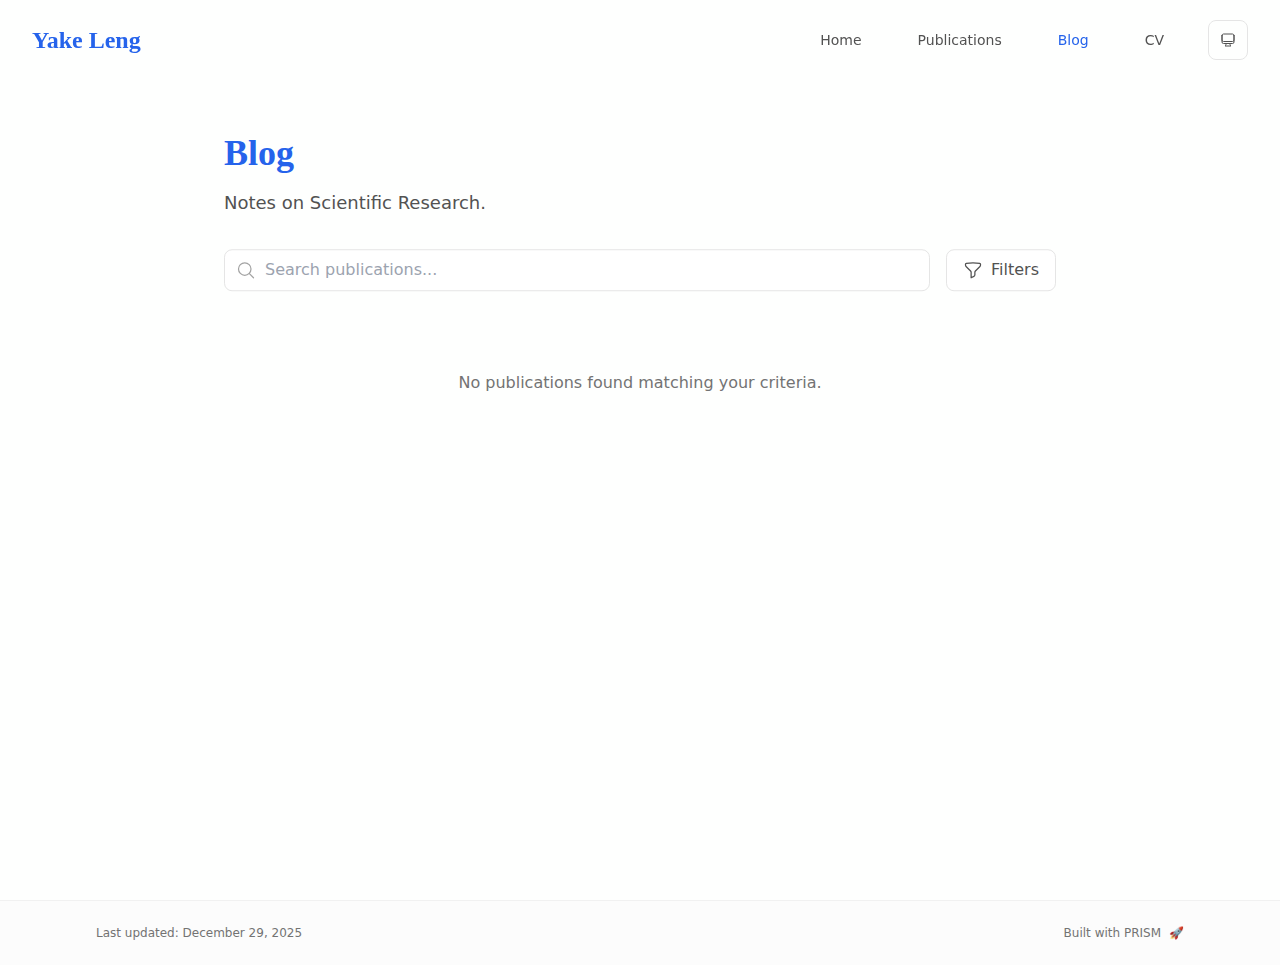
<file: blog.html>
<!DOCTYPE html><html lang="en" class="scroll-smooth"><head><meta charSet="utf-8"/><meta name="viewport" content="width=device-width, initial-scale=1"/><link rel="stylesheet" href="/_next/static/css/94ef60ad5fb357a0.css" data-precedence="next"/><link rel="preload" as="script" fetchPriority="low" href="/_next/static/chunks/webpack-652247fbe7d62228.js"/><script src="/_next/static/chunks/fd9d1056-76974ae4abf5b983.js" async=""></script><script src="/_next/static/chunks/117-9fe98054019f44f2.js" async=""></script><script src="/_next/static/chunks/main-app-4f798570b26ce248.js" async=""></script><script src="/_next/static/chunks/295-f6dd20e67a50725e.js" async=""></script><script src="/_next/static/chunks/648-1561102426c06c76.js" async=""></script><script src="/_next/static/chunks/798-9adf8897d5677c48.js" async=""></script><script src="/_next/static/chunks/app/layout-d6eaede9909853ca.js" async=""></script><script src="/_next/static/chunks/416-ff6bc8938794bd16.js" async=""></script><script src="/_next/static/chunks/365-c3c1da020b8e50b0.js" async=""></script><script src="/_next/static/chunks/app/%5Bslug%5D/page-aa92f71304925cb3.js" async=""></script><title>Blog | Yake Leng</title><meta name="description" content="Notes on Scientific Research."/><meta name="author" content="Yake Leng"/><meta name="keywords" content="Yake Leng,PhD,Research,FUDAN University"/><meta name="creator" content="Yake Leng"/><meta name="publisher" content="Yake Leng"/><meta property="og:title" content="Yake Leng"/><meta property="og:description" content="PhD student at the FUDAN University."/><meta property="og:site_name" content="Yake Leng&#x27;s Academic Website"/><meta property="og:locale" content="en_US"/><meta property="og:type" content="website"/><meta name="twitter:card" content="summary"/><meta name="twitter:title" content="Yake Leng"/><meta name="twitter:description" content="PhD student at the FUDAN University."/><link rel="icon" href="/bio.png"/><link rel="icon" href="/bio.png" type="image/svg+xml"/><link rel="dns-prefetch" href="https://google-fonts.jialeliu.com"/><link rel="preconnect" href="https://google-fonts.jialeliu.com" crossorigin=""/><link rel="preload" as="style" href="https://google-fonts.jialeliu.com/css2?family=Inter:wght@300;400;500;600;700&amp;family=Crimson+Text:ital,wght@0,400;0,600;1,400&amp;display=swap"/><link rel="stylesheet" id="gfonts-css" href="https://google-fonts.jialeliu.com/css2?family=Inter:wght@300;400;500;600;700&amp;family=Crimson+Text:ital,wght@0,400;0,600;1,400&amp;display=swap" media="print"/><script>
              (function(){
                var l = document.getElementById('gfonts-css');
                if (!l) return;
                if (l.media !== 'all') {
                  l.addEventListener('load', function(){ try { l.media = 'all'; } catch(e){} });
                }
              })();
            </script><noscript><link rel="stylesheet" href="https://google-fonts.jialeliu.com/css2?family=Inter:wght@300;400;500;600;700&amp;family=Crimson+Text:ital,wght@0,400;0,600;1,400&amp;display=swap"/></noscript><script>
              try {
                const theme = localStorage.getItem('theme-storage');
                const parsed = theme ? JSON.parse(theme) : null;
                const setting = parsed?.state?.theme || 'system';
                const prefersDark = typeof window !== 'undefined' && window.matchMedia && window.matchMedia('(prefers-color-scheme: dark)').matches;
                const effective = setting === 'dark' ? 'dark' : (setting === 'light' ? 'light' : (prefersDark ? 'dark' : 'light'));
                var root = document.documentElement;
                root.classList.add(effective);
                root.setAttribute('data-theme', effective);
              } catch (e) {
                var root = document.documentElement;
                root.classList.add('light');
                root.setAttribute('data-theme', 'light');
              }
            </script><script src="/_next/static/chunks/polyfills-42372ed130431b0a.js" noModule=""></script></head><body class="font-sans antialiased"><div style="visibility:hidden"><nav class="fixed top-0 left-0 right-0 z-50" data-headlessui-state=""><div class="transition-all duration-300 ease-out bg-transparent" style="transform:translateY(-100px)"><div class="max-w-7xl mx-auto px-4 sm:px-6 lg:px-8"><div class="flex justify-between items-center h-16 lg:h-20"><div class="flex-shrink-0" tabindex="0"><a class="text-xl lg:text-2xl font-serif font-semibold text-primary hover:text-accent transition-colors duration-200" href="/">Yake Leng</a></div><div class="hidden lg:block"><div class="ml-10 flex items-center space-x-8"><div class="flex items-baseline space-x-8"><a class="relative px-3 py-2 text-sm font-medium transition-all duration-200 rounded hover:bg-accent/10 hover:shadow-sm text-neutral-600 hover:text-primary" href="/"><span class="relative z-10">Home</span></a><a class="relative px-3 py-2 text-sm font-medium transition-all duration-200 rounded hover:bg-accent/10 hover:shadow-sm text-neutral-600 hover:text-primary" href="/publications"><span class="relative z-10">Publications</span></a><a class="relative px-3 py-2 text-sm font-medium transition-all duration-200 rounded hover:bg-accent/10 hover:shadow-sm text-primary" href="/blog"><span class="relative z-10">Blog</span><div class="absolute inset-0 bg-accent/10 rounded-lg"></div></a><a class="relative px-3 py-2 text-sm font-medium transition-all duration-200 rounded hover:bg-accent/10 hover:shadow-sm text-neutral-600 hover:text-primary" href="/cv"><span class="relative z-10">CV</span></a></div><div class="flex items-center justify-center w-10 h-10 rounded-lg border border-neutral-200 dark:border-[rgba(148,163,184,0.24)] bg-background dark:bg-neutral-800"><div class="w-4 h-4 rounded-full bg-neutral-300 animate-pulse"></div></div></div></div><div class="lg:hidden flex items-center space-x-2"><div class="flex items-center justify-center w-10 h-10 rounded-lg border border-neutral-200 dark:border-[rgba(148,163,184,0.24)] bg-background dark:bg-neutral-800"><div class="w-4 h-4 rounded-full bg-neutral-300 animate-pulse"></div></div><button class="inline-flex items-center justify-center p-2 rounded-md text-neutral-600 hover:text-primary hover:bg-neutral-100 dark:hover:bg-neutral-800 focus:outline-none focus:ring-2 focus:ring-inset focus:ring-accent transition-colors duration-200" id="headlessui-disclosure-button-:Rn5kq:" type="button" aria-expanded="false" data-headlessui-state=""><span class="sr-only">Open main menu</span><div><svg xmlns="http://www.w3.org/2000/svg" fill="none" viewBox="0 0 24 24" stroke-width="1.5" stroke="currentColor" aria-hidden="true" data-slot="icon" class="block h-6 w-6"><path stroke-linecap="round" stroke-linejoin="round" d="M3.75 6.75h16.5M3.75 12h16.5m-16.5 5.25h16.5"></path></svg></div></button></div></div></div></div></nav><main class="min-h-screen pt-16 lg:pt-20"><div class="max-w-4xl mx-auto px-4 sm:px-6 lg:px-8 py-12"><div style="opacity:0;transform:translateY(20px)"><div class="mb-8"><h1 class="text-4xl font-serif font-bold text-primary mb-4">Blog</h1><p class="text-lg text-neutral-600 dark:text-neutral-500 max-w-2xl">Notes on Scientific Research.</p></div><div class="mb-8 space-y-4"><div class="flex flex-col sm:flex-row gap-4"><div class="relative flex-grow"><svg xmlns="http://www.w3.org/2000/svg" fill="none" viewBox="0 0 24 24" stroke-width="1.5" stroke="currentColor" aria-hidden="true" data-slot="icon" class="absolute left-3 top-1/2 transform -translate-y-1/2 h-5 w-5 text-neutral-400"><path stroke-linecap="round" stroke-linejoin="round" d="m21 21-5.197-5.197m0 0A7.5 7.5 0 1 0 5.196 5.196a7.5 7.5 0 0 0 10.607 10.607Z"></path></svg><input type="text" placeholder="Search publications..." class="w-full pl-10 pr-4 py-2 rounded-lg border border-neutral-200 dark:border-neutral-800 bg-white dark:bg-neutral-900 focus:ring-2 focus:ring-accent focus:border-transparent transition-all duration-200" value=""/></div><button class="flex items-center justify-center px-4 py-2 rounded-lg border transition-all duration-200 bg-white dark:bg-neutral-900 border-neutral-200 dark:border-neutral-800 text-neutral-600 hover:border-accent hover:text-accent"><svg xmlns="http://www.w3.org/2000/svg" fill="none" viewBox="0 0 24 24" stroke-width="1.5" stroke="currentColor" aria-hidden="true" data-slot="icon" class="h-5 w-5 mr-2"><path stroke-linecap="round" stroke-linejoin="round" d="M12 3c2.755 0 5.455.232 8.083.678.533.09.917.556.917 1.096v1.044a2.25 2.25 0 0 1-.659 1.591l-5.432 5.432a2.25 2.25 0 0 0-.659 1.591v2.927a2.25 2.25 0 0 1-1.244 2.013L9.75 21v-6.568a2.25 2.25 0 0 0-.659-1.591L3.659 7.409A2.25 2.25 0 0 1 3 5.818V4.774c0-.54.384-1.006.917-1.096A48.32 48.32 0 0 1 12 3Z"></path></svg>Filters</button></div></div><div class="space-y-6"><div class="text-center py-12 text-neutral-500">No publications found matching your criteria.</div></div></div></div></main><footer class="border-t border-neutral-200/50 bg-neutral-50/50 dark:bg-neutral-900/50 dark:border-neutral-700/50"><div class="max-w-6xl mx-auto px-4 sm:px-6 lg:px-8 py-6"><div class="flex flex-col sm:flex-row justify-between items-center gap-2"><p class="text-xs text-neutral-500">Last updated: <!-- -->December 29, 2025</p><p class="text-xs text-neutral-500 flex items-center"><a href="https://github.com/xyjoey/PRISM" target="_blank" rel="noopener noreferrer">Built with PRISM</a><span class="ml-2">🚀</span></p></div></div></footer></div><script src="/_next/static/chunks/webpack-652247fbe7d62228.js" async=""></script><script>(self.__next_f=self.__next_f||[]).push([0]);self.__next_f.push([2,null])</script><script>self.__next_f.push([1,"1:HL[\"/_next/static/css/94ef60ad5fb357a0.css\",\"style\"]\n"])</script><script>self.__next_f.push([1,"2:I[2846,[],\"\"]\n5:I[4707,[],\"\"]\n7:I[6423,[],\"\"]\n8:I[4154,[\"295\",\"static/chunks/295-f6dd20e67a50725e.js\",\"648\",\"static/chunks/648-1561102426c06c76.js\",\"798\",\"static/chunks/798-9adf8897d5677c48.js\",\"185\",\"static/chunks/app/layout-d6eaede9909853ca.js\"],\"ThemeProvider\"]\n9:I[3860,[\"295\",\"static/chunks/295-f6dd20e67a50725e.js\",\"648\",\"static/chunks/648-1561102426c06c76.js\",\"798\",\"static/chunks/798-9adf8897d5677c48.js\",\"185\",\"static/chunks/app/layout-d6eaede9909853ca.js\"],\"default\"]\na:I[1131,[\"295\",\"static/chunks/295-f6dd20e67a50725e.js\",\"648\",\"static/chunks/648-1561102426c06c76.js\",\"798\",\"static/chunks/798-9adf8897d5677c48.js\",\"185\",\"static/chunks/app/layout-d6eaede9909853ca.js\"],\"default\"]\nc:I[1060,[],\"\"]\n6:[\"slug\",\"blog\",\"d\"]\nd:[]\n"])</script><script>self.__next_f.push([1,"0:[\"$\",\"$L2\",null,{\"buildId\":\"bexKXXETOZgQWSlrwOIyX\",\"assetPrefix\":\"\",\"urlParts\":[\"\",\"blog\"],\"initialTree\":[\"\",{\"children\":[[\"slug\",\"blog\",\"d\"],{\"children\":[\"__PAGE__?{\\\"slug\\\":\\\"blog\\\"}\",{}]}]},\"$undefined\",\"$undefined\",true],\"initialSeedData\":[\"\",{\"children\":[[\"slug\",\"blog\",\"d\"],{\"children\":[\"__PAGE__\",{},[[\"$L3\",\"$L4\",null],null],null]},[null,[\"$\",\"$L5\",null,{\"parallelRouterKey\":\"children\",\"segmentPath\":[\"children\",\"$6\",\"children\"],\"error\":\"$undefined\",\"errorStyles\":\"$undefined\",\"errorScripts\":\"$undefined\",\"template\":[\"$\",\"$L7\",null,{}],\"templateStyles\":\"$undefined\",\"templateScripts\":\"$undefined\",\"notFound\":\"$undefined\",\"notFoundStyles\":\"$undefined\"}]],null]},[[[[\"$\",\"link\",\"0\",{\"rel\":\"stylesheet\",\"href\":\"/_next/static/css/94ef60ad5fb357a0.css\",\"precedence\":\"next\",\"crossOrigin\":\"$undefined\"}]],[\"$\",\"html\",null,{\"lang\":\"en\",\"className\":\"scroll-smooth\",\"suppressHydrationWarning\":true,\"children\":[[\"$\",\"head\",null,{\"children\":[[\"$\",\"link\",null,{\"rel\":\"icon\",\"href\":\"/bio.png\",\"type\":\"image/svg+xml\"}],[\"$\",\"link\",null,{\"rel\":\"dns-prefetch\",\"href\":\"https://google-fonts.jialeliu.com\"}],[\"$\",\"link\",null,{\"rel\":\"preconnect\",\"href\":\"https://google-fonts.jialeliu.com\",\"crossOrigin\":\"\"}],[\"$\",\"link\",null,{\"rel\":\"preload\",\"as\":\"style\",\"href\":\"https://google-fonts.jialeliu.com/css2?family=Inter:wght@300;400;500;600;700\u0026family=Crimson+Text:ital,wght@0,400;0,600;1,400\u0026display=swap\"}],[\"$\",\"link\",null,{\"rel\":\"stylesheet\",\"id\":\"gfonts-css\",\"href\":\"https://google-fonts.jialeliu.com/css2?family=Inter:wght@300;400;500;600;700\u0026family=Crimson+Text:ital,wght@0,400;0,600;1,400\u0026display=swap\",\"media\":\"print\"}],[\"$\",\"script\",null,{\"dangerouslySetInnerHTML\":{\"__html\":\"\\n              (function(){\\n                var l = document.getElementById('gfonts-css');\\n                if (!l) return;\\n                if (l.media !== 'all') {\\n                  l.addEventListener('load', function(){ try { l.media = 'all'; } catch(e){} });\\n                }\\n              })();\\n            \"}}],[\"$\",\"noscript\",null,{\"children\":[\"$\",\"link\",null,{\"rel\":\"stylesheet\",\"href\":\"https://google-fonts.jialeliu.com/css2?family=Inter:wght@300;400;500;600;700\u0026family=Crimson+Text:ital,wght@0,400;0,600;1,400\u0026display=swap\"}]}],[\"$\",\"script\",null,{\"dangerouslySetInnerHTML\":{\"__html\":\"\\n              try {\\n                const theme = localStorage.getItem('theme-storage');\\n                const parsed = theme ? JSON.parse(theme) : null;\\n                const setting = parsed?.state?.theme || 'system';\\n                const prefersDark = typeof window !== 'undefined' \u0026\u0026 window.matchMedia \u0026\u0026 window.matchMedia('(prefers-color-scheme: dark)').matches;\\n                const effective = setting === 'dark' ? 'dark' : (setting === 'light' ? 'light' : (prefersDark ? 'dark' : 'light'));\\n                var root = document.documentElement;\\n                root.classList.add(effective);\\n                root.setAttribute('data-theme', effective);\\n              } catch (e) {\\n                var root = document.documentElement;\\n                root.classList.add('light');\\n                root.setAttribute('data-theme', 'light');\\n              }\\n            \"}}]]}],[\"$\",\"body\",null,{\"className\":\"font-sans antialiased\",\"children\":[\"$\",\"$L8\",null,{\"children\":[[\"$\",\"$L9\",null,{\"items\":[{\"title\":\"Home\",\"type\":\"page\",\"target\":\"Home\",\"href\":\"/\"},{\"title\":\"Publications\",\"type\":\"page\",\"target\":\"publications\",\"href\":\"/publications\"},{\"title\":\"Blog\",\"type\":\"page\",\"target\":\"blog\",\"href\":\"/blog\"},{\"title\":\"CV\",\"type\":\"page\",\"target\":\"cv\",\"href\":\"/cv\"}],\"siteTitle\":\"Yake Leng\",\"enableOnePageMode\":false}],[\"$\",\"main\",null,{\"className\":\"min-h-screen pt-16 lg:pt-20\",\"children\":[\"$\",\"$L5\",null,{\"parallelRouterKey\":\"children\",\"segmentPath\":[\"children\"],\"error\":\"$undefined\",\"errorStyles\":\"$undefined\",\"errorScripts\":\"$undefined\",\"template\":[\"$\",\"$L7\",null,{}],\"templateStyles\":\"$undefined\",\"templateScripts\":\"$undefined\",\"notFound\":[[\"$\",\"title\",null,{\"children\":\"404: This page could not be found.\"}],[\"$\",\"div\",null,{\"style\":{\"fontFamily\":\"system-ui,\\\"Segoe UI\\\",Roboto,Helvetica,Arial,sans-serif,\\\"Apple Color Emoji\\\",\\\"Segoe UI Emoji\\\"\",\"height\":\"100vh\",\"textAlign\":\"center\",\"display\":\"flex\",\"flexDirection\":\"column\",\"alignItems\":\"center\",\"justifyContent\":\"center\"},\"children\":[\"$\",\"div\",null,{\"children\":[[\"$\",\"style\",null,{\"dangerouslySetInnerHTML\":{\"__html\":\"body{color:#000;background:#fff;margin:0}.next-error-h1{border-right:1px solid rgba(0,0,0,.3)}@media (prefers-color-scheme:dark){body{color:#fff;background:#000}.next-error-h1{border-right:1px solid rgba(255,255,255,.3)}}\"}}],[\"$\",\"h1\",null,{\"className\":\"next-error-h1\",\"style\":{\"display\":\"inline-block\",\"margin\":\"0 20px 0 0\",\"padding\":\"0 23px 0 0\",\"fontSize\":24,\"fontWeight\":500,\"verticalAlign\":\"top\",\"lineHeight\":\"49px\"},\"children\":\"404\"}],[\"$\",\"div\",null,{\"style\":{\"display\":\"inline-block\"},\"children\":[\"$\",\"h2\",null,{\"style\":{\"fontSize\":14,\"fontWeight\":400,\"lineHeight\":\"49px\",\"margin\":0},\"children\":\"This page could not be found.\"}]}]]}]}]],\"notFoundStyles\":[]}]}],[\"$\",\"$La\",null,{\"lastUpdated\":\"December 29, 2025\"}]]}]}]]}]],null],null],\"couldBeIntercepted\":false,\"initialHead\":[null,\"$Lb\"],\"globalErrorComponent\":\"$c\",\"missingSlots\":\"$Wd\"}]\n"])</script><script>self.__next_f.push([1,"e:I[721,[\"295\",\"static/chunks/295-f6dd20e67a50725e.js\",\"416\",\"static/chunks/416-ff6bc8938794bd16.js\",\"365\",\"static/chunks/365-c3c1da020b8e50b0.js\",\"42\",\"static/chunks/app/%5Bslug%5D/page-aa92f71304925cb3.js\"],\"default\"]\n4:[\"$\",\"div\",null,{\"className\":\"max-w-4xl mx-auto px-4 sm:px-6 lg:px-8 py-12\",\"children\":[[\"$\",\"$Le\",null,{\"config\":{\"type\":\"publication\",\"title\":\"Blog\",\"description\":\"Notes on Scientific Research.\",\"source\":\"bio.md\"},\"publications\":[]}],false,false]}]\nb:[[\"$\",\"meta\",\"0\",{\"name\":\"viewport\",\"content\":\"width=device-width, initial-scale=1\"}],[\"$\",\"meta\",\"1\",{\"charSet\":\"utf-8\"}],[\"$\",\"title\",\"2\",{\"children\":\"Blog | Yake Leng\"}],[\"$\",\"meta\",\"3\",{\"name\":\"description\",\"content\":\"Notes on Scientific Research.\"}],[\"$\",\"meta\",\"4\",{\"name\":\"author\",\"content\":\"Yake Leng\"}],[\"$\",\"meta\",\"5\",{\"name\":\"keywords\",\"content\":\"Yake Leng,PhD,Research,FUDAN University\"}],[\"$\",\"meta\",\"6\",{\"name\":\"creator\",\"content\":\"Yake Leng\"}],[\"$\",\"meta\",\"7\",{\"name\":\"publisher\",\"content\":\"Yake Leng\"}],[\"$\",\"meta\",\"8\",{\"property\":\"og:title\",\"content\":\"Yake Leng\"}],[\"$\",\"meta\",\"9\",{\"property\":\"og:description\",\"content\":\"PhD student at the FUDAN University.\"}],[\"$\",\"meta\",\"10\",{\"property\":\"og:site_name\",\"content\":\"Yake Leng's Academic Website\"}],[\"$\",\"meta\",\"11\",{\"property\":\"og:locale\",\"content\":\"en_US\"}],[\"$\",\"meta\",\"12\",{\"property\":\"og:type\",\"content\":\"website\"}],[\"$\",\"meta\",\"13\",{\"name\":\"twitter:card\",\"content\":\"summary\"}],[\"$\",\"meta\",\"14\",{\"name\":\"twitter:title\",\"content\":\"Yake Leng\"}],[\"$\",\"meta\",\"15\",{\"name\":\"twitter:description\",\"content\":\"PhD student at the FUDAN University.\"}],[\"$\",\"link\",\"16\",{\"rel\":\"icon\",\"href\":\"/bio.png\"}]]\n3:null\n"])</script></body></html>
</file>
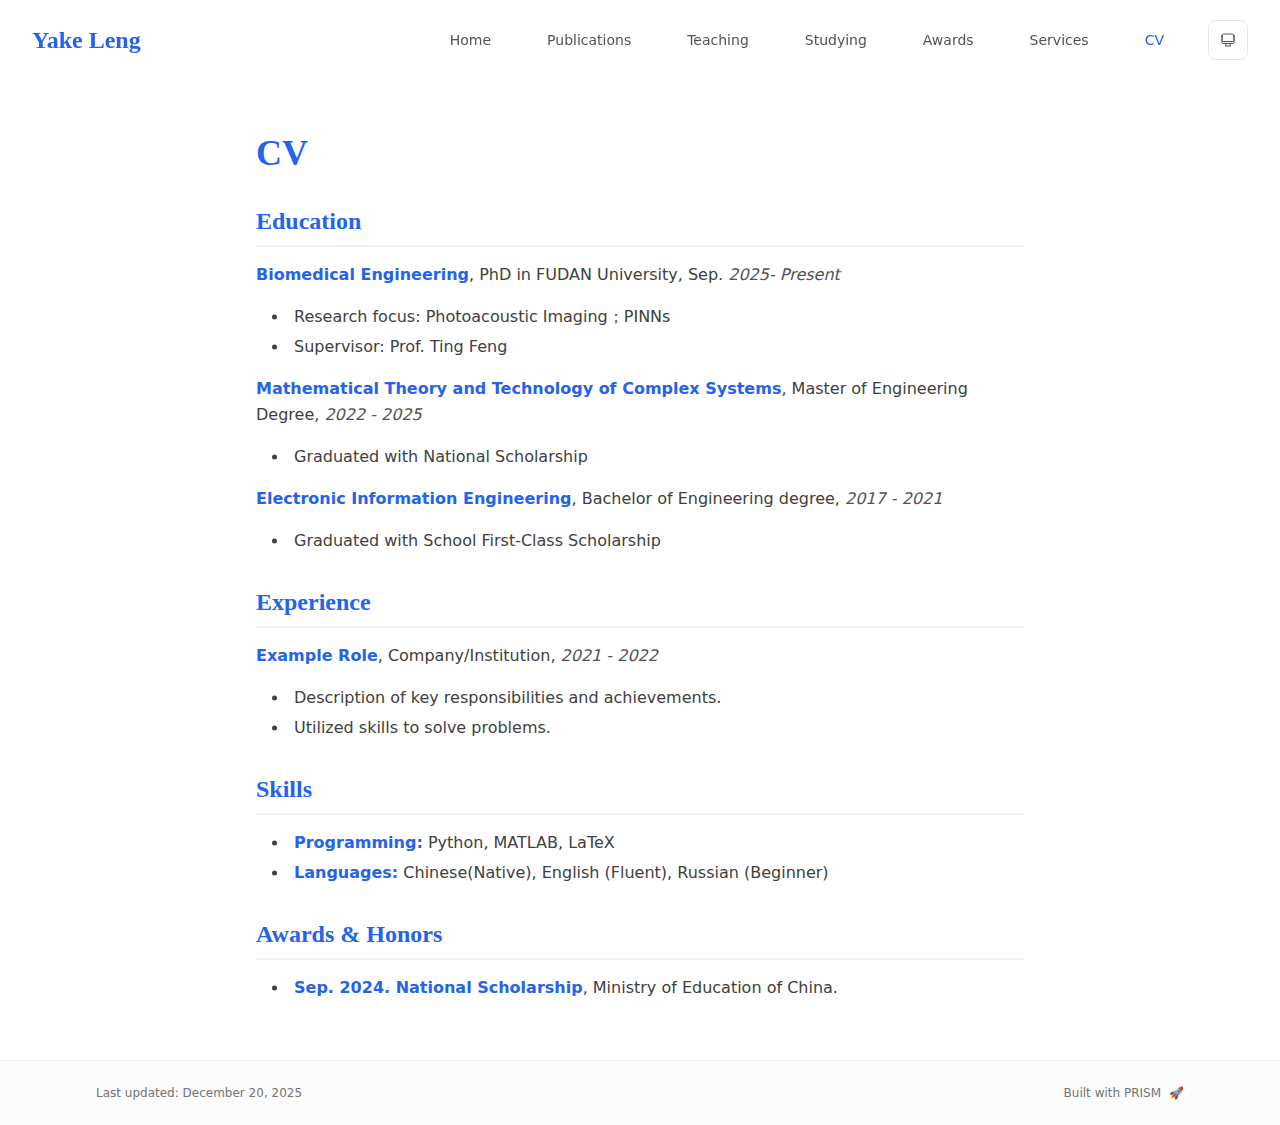
<file: cv.html>
<!DOCTYPE html><html lang="en" class="scroll-smooth"><head><meta charSet="utf-8"/><meta name="viewport" content="width=device-width, initial-scale=1"/><link rel="stylesheet" href="/_next/static/css/94ef60ad5fb357a0.css" data-precedence="next"/><link rel="preload" as="script" fetchPriority="low" href="/_next/static/chunks/webpack-652247fbe7d62228.js"/><script src="/_next/static/chunks/fd9d1056-76974ae4abf5b983.js" async=""></script><script src="/_next/static/chunks/117-9fe98054019f44f2.js" async=""></script><script src="/_next/static/chunks/main-app-4f798570b26ce248.js" async=""></script><script src="/_next/static/chunks/295-f6dd20e67a50725e.js" async=""></script><script src="/_next/static/chunks/648-1561102426c06c76.js" async=""></script><script src="/_next/static/chunks/798-9adf8897d5677c48.js" async=""></script><script src="/_next/static/chunks/app/layout-d6eaede9909853ca.js" async=""></script><script src="/_next/static/chunks/416-ff6bc8938794bd16.js" async=""></script><script src="/_next/static/chunks/365-c3c1da020b8e50b0.js" async=""></script><script src="/_next/static/chunks/app/%5Bslug%5D/page-aa92f71304925cb3.js" async=""></script><title>CV | Yake Leng</title><meta name="author" content="Yake Leng"/><meta name="keywords" content="Yake Leng,PhD,Research,FUDAN University"/><meta name="creator" content="Yake Leng"/><meta name="publisher" content="Yake Leng"/><meta property="og:title" content="Yake Leng"/><meta property="og:description" content="PhD student at the FUDAN University."/><meta property="og:site_name" content="Yake Leng&#x27;s Academic Website"/><meta property="og:locale" content="en_US"/><meta property="og:type" content="website"/><meta name="twitter:card" content="summary"/><meta name="twitter:title" content="Yake Leng"/><meta name="twitter:description" content="PhD student at the FUDAN University."/><link rel="icon" href="/bio.png"/><link rel="icon" href="/bio.png" type="image/svg+xml"/><link rel="dns-prefetch" href="https://google-fonts.jialeliu.com"/><link rel="preconnect" href="https://google-fonts.jialeliu.com" crossorigin=""/><link rel="preload" as="style" href="https://google-fonts.jialeliu.com/css2?family=Inter:wght@300;400;500;600;700&amp;family=Crimson+Text:ital,wght@0,400;0,600;1,400&amp;display=swap"/><link rel="stylesheet" id="gfonts-css" href="https://google-fonts.jialeliu.com/css2?family=Inter:wght@300;400;500;600;700&amp;family=Crimson+Text:ital,wght@0,400;0,600;1,400&amp;display=swap" media="print"/><script>
              (function(){
                var l = document.getElementById('gfonts-css');
                if (!l) return;
                if (l.media !== 'all') {
                  l.addEventListener('load', function(){ try { l.media = 'all'; } catch(e){} });
                }
              })();
            </script><noscript><link rel="stylesheet" href="https://google-fonts.jialeliu.com/css2?family=Inter:wght@300;400;500;600;700&amp;family=Crimson+Text:ital,wght@0,400;0,600;1,400&amp;display=swap"/></noscript><script>
              try {
                const theme = localStorage.getItem('theme-storage');
                const parsed = theme ? JSON.parse(theme) : null;
                const setting = parsed?.state?.theme || 'system';
                const prefersDark = typeof window !== 'undefined' && window.matchMedia && window.matchMedia('(prefers-color-scheme: dark)').matches;
                const effective = setting === 'dark' ? 'dark' : (setting === 'light' ? 'light' : (prefersDark ? 'dark' : 'light'));
                var root = document.documentElement;
                root.classList.add(effective);
                root.setAttribute('data-theme', effective);
              } catch (e) {
                var root = document.documentElement;
                root.classList.add('light');
                root.setAttribute('data-theme', 'light');
              }
            </script><script src="/_next/static/chunks/polyfills-42372ed130431b0a.js" noModule=""></script></head><body class="font-sans antialiased"><div style="visibility:hidden"><nav class="fixed top-0 left-0 right-0 z-50" data-headlessui-state=""><div class="transition-all duration-300 ease-out bg-transparent" style="transform:translateY(-100px)"><div class="max-w-7xl mx-auto px-4 sm:px-6 lg:px-8"><div class="flex justify-between items-center h-16 lg:h-20"><div class="flex-shrink-0" tabindex="0"><a class="text-xl lg:text-2xl font-serif font-semibold text-primary hover:text-accent transition-colors duration-200" href="/">Yake Leng</a></div><div class="hidden lg:block"><div class="ml-10 flex items-center space-x-8"><div class="flex items-baseline space-x-8"><a class="relative px-3 py-2 text-sm font-medium transition-all duration-200 rounded hover:bg-accent/10 hover:shadow-sm text-neutral-600 hover:text-primary" href="/"><span class="relative z-10">Home</span></a><a class="relative px-3 py-2 text-sm font-medium transition-all duration-200 rounded hover:bg-accent/10 hover:shadow-sm text-neutral-600 hover:text-primary" href="/publications"><span class="relative z-10">Publications</span></a><a class="relative px-3 py-2 text-sm font-medium transition-all duration-200 rounded hover:bg-accent/10 hover:shadow-sm text-neutral-600 hover:text-primary" href="/teaching"><span class="relative z-10">Teaching</span></a><a class="relative px-3 py-2 text-sm font-medium transition-all duration-200 rounded hover:bg-accent/10 hover:shadow-sm text-neutral-600 hover:text-primary" href="/studying"><span class="relative z-10">Studying</span></a><a class="relative px-3 py-2 text-sm font-medium transition-all duration-200 rounded hover:bg-accent/10 hover:shadow-sm text-neutral-600 hover:text-primary" href="/awards"><span class="relative z-10">Awards</span></a><a class="relative px-3 py-2 text-sm font-medium transition-all duration-200 rounded hover:bg-accent/10 hover:shadow-sm text-neutral-600 hover:text-primary" href="/services"><span class="relative z-10">Services</span></a><a class="relative px-3 py-2 text-sm font-medium transition-all duration-200 rounded hover:bg-accent/10 hover:shadow-sm text-primary" href="/cv"><span class="relative z-10">CV</span><div class="absolute inset-0 bg-accent/10 rounded-lg"></div></a></div><div class="flex items-center justify-center w-10 h-10 rounded-lg border border-neutral-200 dark:border-[rgba(148,163,184,0.24)] bg-background dark:bg-neutral-800"><div class="w-4 h-4 rounded-full bg-neutral-300 animate-pulse"></div></div></div></div><div class="lg:hidden flex items-center space-x-2"><div class="flex items-center justify-center w-10 h-10 rounded-lg border border-neutral-200 dark:border-[rgba(148,163,184,0.24)] bg-background dark:bg-neutral-800"><div class="w-4 h-4 rounded-full bg-neutral-300 animate-pulse"></div></div><button class="inline-flex items-center justify-center p-2 rounded-md text-neutral-600 hover:text-primary hover:bg-neutral-100 dark:hover:bg-neutral-800 focus:outline-none focus:ring-2 focus:ring-inset focus:ring-accent transition-colors duration-200" id="headlessui-disclosure-button-:Rn5kq:" type="button" aria-expanded="false" data-headlessui-state=""><span class="sr-only">Open main menu</span><div><svg xmlns="http://www.w3.org/2000/svg" fill="none" viewBox="0 0 24 24" stroke-width="1.5" stroke="currentColor" aria-hidden="true" data-slot="icon" class="block h-6 w-6"><path stroke-linecap="round" stroke-linejoin="round" d="M3.75 6.75h16.5M3.75 12h16.5m-16.5 5.25h16.5"></path></svg></div></button></div></div></div></div></nav><main class="min-h-screen pt-16 lg:pt-20"><div class="max-w-4xl mx-auto px-4 sm:px-6 lg:px-8 py-12"><div class="max-w-3xl mx-auto" style="opacity:0;transform:translateY(20px)"><h1 class="text-4xl font-serif font-bold text-primary mb-4">CV</h1><div class="text-neutral-700 dark:text-neutral-600 leading-relaxed"><h2 class="text-2xl font-serif font-bold text-primary mt-8 mb-4 border-b border-neutral-200 dark:border-neutral-800 pb-2">Education</h2>
<p class="mb-4 last:mb-0"><strong class="font-semibold text-primary">Biomedical Engineering</strong>, PhD in FUDAN University, Sep. <em class="italic text-neutral-600 dark:text-neutral-500">2025- Present</em></p>
<ul class="list-disc list-inside mb-4 space-y-1 ml-4">
<li class="mb-1">Research focus: Photoacoustic Imaging；PINNs</li>
<li class="mb-1">Supervisor: Prof. Ting Feng</li>
</ul>
<p class="mb-4 last:mb-0"><strong class="font-semibold text-primary">Mathematical Theory and Technology of Complex Systems</strong>, Master of Engineering Degree, <em class="italic text-neutral-600 dark:text-neutral-500">2022 - 2025</em></p>
<ul class="list-disc list-inside mb-4 space-y-1 ml-4">
<li class="mb-1">Graduated with National Scholarship</li>
</ul>
<p class="mb-4 last:mb-0"><strong class="font-semibold text-primary">Electronic Information Engineering</strong>, Bachelor of Engineering degree, <em class="italic text-neutral-600 dark:text-neutral-500">2017 - 2021</em></p>
<ul class="list-disc list-inside mb-4 space-y-1 ml-4">
<li class="mb-1">Graduated with School First-Class Scholarship</li>
</ul>
<h2 class="text-2xl font-serif font-bold text-primary mt-8 mb-4 border-b border-neutral-200 dark:border-neutral-800 pb-2">Experience</h2>
<p class="mb-4 last:mb-0"><strong class="font-semibold text-primary">Example Role</strong>, Company/Institution, <em class="italic text-neutral-600 dark:text-neutral-500">2021 - 2022</em></p>
<ul class="list-disc list-inside mb-4 space-y-1 ml-4">
<li class="mb-1">Description of key responsibilities and achievements.</li>
<li class="mb-1">Utilized skills to solve problems.</li>
</ul>
<h2 class="text-2xl font-serif font-bold text-primary mt-8 mb-4 border-b border-neutral-200 dark:border-neutral-800 pb-2">Skills</h2>
<ul class="list-disc list-inside mb-4 space-y-1 ml-4">
<li class="mb-1"><strong class="font-semibold text-primary">Programming:</strong> Python, MATLAB, LaTeX</li>
<li class="mb-1"><strong class="font-semibold text-primary">Languages:</strong> Chinese(Native), English (Fluent), Russian (Beginner)</li>
</ul>
<h2 class="text-2xl font-serif font-bold text-primary mt-8 mb-4 border-b border-neutral-200 dark:border-neutral-800 pb-2">Awards &amp; Honors</h2>
<ul class="list-disc list-inside mb-4 space-y-1 ml-4">
<li class="mb-1"><strong class="font-semibold text-primary">Sep. 2024. National Scholarship</strong>, Ministry of Education of China.</li>
</ul></div></div></div></main><footer class="border-t border-neutral-200/50 bg-neutral-50/50 dark:bg-neutral-900/50 dark:border-neutral-700/50"><div class="max-w-6xl mx-auto px-4 sm:px-6 lg:px-8 py-6"><div class="flex flex-col sm:flex-row justify-between items-center gap-2"><p class="text-xs text-neutral-500">Last updated: <!-- -->December 20, 2025</p><p class="text-xs text-neutral-500 flex items-center"><a href="https://github.com/xyjoey/PRISM" target="_blank" rel="noopener noreferrer">Built with PRISM</a><span class="ml-2">🚀</span></p></div></div></footer></div><script src="/_next/static/chunks/webpack-652247fbe7d62228.js" async=""></script><script>(self.__next_f=self.__next_f||[]).push([0]);self.__next_f.push([2,null])</script><script>self.__next_f.push([1,"1:HL[\"/_next/static/css/94ef60ad5fb357a0.css\",\"style\"]\n"])</script><script>self.__next_f.push([1,"2:I[2846,[],\"\"]\n5:I[4707,[],\"\"]\n7:I[6423,[],\"\"]\n8:I[4154,[\"295\",\"static/chunks/295-f6dd20e67a50725e.js\",\"648\",\"static/chunks/648-1561102426c06c76.js\",\"798\",\"static/chunks/798-9adf8897d5677c48.js\",\"185\",\"static/chunks/app/layout-d6eaede9909853ca.js\"],\"ThemeProvider\"]\n9:I[3860,[\"295\",\"static/chunks/295-f6dd20e67a50725e.js\",\"648\",\"static/chunks/648-1561102426c06c76.js\",\"798\",\"static/chunks/798-9adf8897d5677c48.js\",\"185\",\"static/chunks/app/layout-d6eaede9909853ca.js\"],\"default\"]\na:I[1131,[\"295\",\"static/chunks/295-f6dd20e67a50725e.js\",\"648\",\"static/chunks/648-1561102426c06c76.js\",\"798\",\"static/chunks/798-9adf8897d5677c48.js\",\"185\",\"static/chunks/app/layout-d6eaede9909853ca.js\"],\"default\"]\nc:I[1060,[],\"\"]\n6:[\"slug\",\"cv\",\"d\"]\nd:[]\n"])</script><script>self.__next_f.push([1,"0:[\"$\",\"$L2\",null,{\"buildId\":\"jHNOWZUhyc34zo6nvY7O3\",\"assetPrefix\":\"\",\"urlParts\":[\"\",\"cv\"],\"initialTree\":[\"\",{\"children\":[[\"slug\",\"cv\",\"d\"],{\"children\":[\"__PAGE__?{\\\"slug\\\":\\\"cv\\\"}\",{}]}]},\"$undefined\",\"$undefined\",true],\"initialSeedData\":[\"\",{\"children\":[[\"slug\",\"cv\",\"d\"],{\"children\":[\"__PAGE__\",{},[[\"$L3\",\"$L4\",null],null],null]},[null,[\"$\",\"$L5\",null,{\"parallelRouterKey\":\"children\",\"segmentPath\":[\"children\",\"$6\",\"children\"],\"error\":\"$undefined\",\"errorStyles\":\"$undefined\",\"errorScripts\":\"$undefined\",\"template\":[\"$\",\"$L7\",null,{}],\"templateStyles\":\"$undefined\",\"templateScripts\":\"$undefined\",\"notFound\":\"$undefined\",\"notFoundStyles\":\"$undefined\"}]],null]},[[[[\"$\",\"link\",\"0\",{\"rel\":\"stylesheet\",\"href\":\"/_next/static/css/94ef60ad5fb357a0.css\",\"precedence\":\"next\",\"crossOrigin\":\"$undefined\"}]],[\"$\",\"html\",null,{\"lang\":\"en\",\"className\":\"scroll-smooth\",\"suppressHydrationWarning\":true,\"children\":[[\"$\",\"head\",null,{\"children\":[[\"$\",\"link\",null,{\"rel\":\"icon\",\"href\":\"/bio.png\",\"type\":\"image/svg+xml\"}],[\"$\",\"link\",null,{\"rel\":\"dns-prefetch\",\"href\":\"https://google-fonts.jialeliu.com\"}],[\"$\",\"link\",null,{\"rel\":\"preconnect\",\"href\":\"https://google-fonts.jialeliu.com\",\"crossOrigin\":\"\"}],[\"$\",\"link\",null,{\"rel\":\"preload\",\"as\":\"style\",\"href\":\"https://google-fonts.jialeliu.com/css2?family=Inter:wght@300;400;500;600;700\u0026family=Crimson+Text:ital,wght@0,400;0,600;1,400\u0026display=swap\"}],[\"$\",\"link\",null,{\"rel\":\"stylesheet\",\"id\":\"gfonts-css\",\"href\":\"https://google-fonts.jialeliu.com/css2?family=Inter:wght@300;400;500;600;700\u0026family=Crimson+Text:ital,wght@0,400;0,600;1,400\u0026display=swap\",\"media\":\"print\"}],[\"$\",\"script\",null,{\"dangerouslySetInnerHTML\":{\"__html\":\"\\n              (function(){\\n                var l = document.getElementById('gfonts-css');\\n                if (!l) return;\\n                if (l.media !== 'all') {\\n                  l.addEventListener('load', function(){ try { l.media = 'all'; } catch(e){} });\\n                }\\n              })();\\n            \"}}],[\"$\",\"noscript\",null,{\"children\":[\"$\",\"link\",null,{\"rel\":\"stylesheet\",\"href\":\"https://google-fonts.jialeliu.com/css2?family=Inter:wght@300;400;500;600;700\u0026family=Crimson+Text:ital,wght@0,400;0,600;1,400\u0026display=swap\"}]}],[\"$\",\"script\",null,{\"dangerouslySetInnerHTML\":{\"__html\":\"\\n              try {\\n                const theme = localStorage.getItem('theme-storage');\\n                const parsed = theme ? JSON.parse(theme) : null;\\n                const setting = parsed?.state?.theme || 'system';\\n                const prefersDark = typeof window !== 'undefined' \u0026\u0026 window.matchMedia \u0026\u0026 window.matchMedia('(prefers-color-scheme: dark)').matches;\\n                const effective = setting === 'dark' ? 'dark' : (setting === 'light' ? 'light' : (prefersDark ? 'dark' : 'light'));\\n                var root = document.documentElement;\\n                root.classList.add(effective);\\n                root.setAttribute('data-theme', effective);\\n              } catch (e) {\\n                var root = document.documentElement;\\n                root.classList.add('light');\\n                root.setAttribute('data-theme', 'light');\\n              }\\n            \"}}]]}],[\"$\",\"body\",null,{\"className\":\"font-sans antialiased\",\"children\":[\"$\",\"$L8\",null,{\"children\":[[\"$\",\"$L9\",null,{\"items\":[{\"title\":\"Home\",\"type\":\"page\",\"target\":\"Home\",\"href\":\"/\"},{\"title\":\"Publications\",\"type\":\"page\",\"target\":\"publications\",\"href\":\"/publications\"},{\"title\":\"Teaching\",\"type\":\"page\",\"target\":\"teaching\",\"href\":\"/teaching\"},{\"title\":\"Studying\",\"type\":\"page\",\"target\":\"studying\",\"href\":\"/studying\"},{\"title\":\"Awards\",\"type\":\"page\",\"target\":\"awards\",\"href\":\"/awards\"},{\"title\":\"Services\",\"type\":\"page\",\"target\":\"services\",\"href\":\"/services\"},{\"title\":\"CV\",\"type\":\"page\",\"target\":\"cv\",\"href\":\"/cv\"}],\"siteTitle\":\"Yake Leng\",\"enableOnePageMode\":false}],[\"$\",\"main\",null,{\"className\":\"min-h-screen pt-16 lg:pt-20\",\"children\":[\"$\",\"$L5\",null,{\"parallelRouterKey\":\"children\",\"segmentPath\":[\"children\"],\"error\":\"$undefined\",\"errorStyles\":\"$undefined\",\"errorScripts\":\"$undefined\",\"template\":[\"$\",\"$L7\",null,{}],\"templateStyles\":\"$undefined\",\"templateScripts\":\"$undefined\",\"notFound\":[[\"$\",\"title\",null,{\"children\":\"404: This page could not be found.\"}],[\"$\",\"div\",null,{\"style\":{\"fontFamily\":\"system-ui,\\\"Segoe UI\\\",Roboto,Helvetica,Arial,sans-serif,\\\"Apple Color Emoji\\\",\\\"Segoe UI Emoji\\\"\",\"height\":\"100vh\",\"textAlign\":\"center\",\"display\":\"flex\",\"flexDirection\":\"column\",\"alignItems\":\"center\",\"justifyContent\":\"center\"},\"children\":[\"$\",\"div\",null,{\"children\":[[\"$\",\"style\",null,{\"dangerouslySetInnerHTML\":{\"__html\":\"body{color:#000;background:#fff;margin:0}.next-error-h1{border-right:1px solid rgba(0,0,0,.3)}@media (prefers-color-scheme:dark){body{color:#fff;background:#000}.next-error-h1{border-right:1px solid rgba(255,255,255,.3)}}\"}}],[\"$\",\"h1\",null,{\"className\":\"next-error-h1\",\"style\":{\"display\":\"inline-block\",\"margin\":\"0 20px 0 0\",\"padding\":\"0 23px 0 0\",\"fontSize\":24,\"fontWeight\":500,\"verticalAlign\":\"top\",\"lineHeight\":\"49px\"},\"children\":\"404\"}],[\"$\",\"div\",null,{\"style\":{\"display\":\"inline-block\"},\"children\":[\"$\",\"h2\",null,{\"style\":{\"fontSize\":14,\"fontWeight\":400,\"lineHeight\":\"49px\",\"margin\":0},\"children\":\"This page could not be found.\"}]}]]}]}]],\"notFoundStyles\":[]}]}],[\"$\",\"$La\",null,{\"lastUpdated\":\"December 20, 2025\"}]]}]}]]}]],null],null],\"couldBeIntercepted\":false,\"initialHead\":[null,\"$Lb\"],\"globalErrorComponent\":\"$c\",\"missingSlots\":\"$Wd\"}]\n"])</script><script>self.__next_f.push([1,"e:I[2404,[\"295\",\"static/chunks/295-f6dd20e67a50725e.js\",\"416\",\"static/chunks/416-ff6bc8938794bd16.js\",\"365\",\"static/chunks/365-c3c1da020b8e50b0.js\",\"42\",\"static/chunks/app/%5Bslug%5D/page-aa92f71304925cb3.js\"],\"default\"]\n4:[\"$\",\"div\",null,{\"className\":\"max-w-4xl mx-auto px-4 sm:px-6 lg:px-8 py-12\",\"children\":[false,[\"$\",\"$Le\",null,{\"config\":{\"type\":\"text\",\"title\":\"CV\",\"source\":\"cv.md\"},\"content\":\"## Education\\r\\n\\r\\n**Biomedical Engineering**, PhD in FUDAN University, Sep. *2025- Present*\\r\\n\\r\\n* Research focus: Photoacoustic Imaging；PINNs\\r\\n* Supervisor: Prof. Ting Feng\\r\\n\\r\\n**Mathematical Theory and Technology of Complex Systems**, Master of Engineering Degree, *2022 - 2025*\\r\\n\\r\\n* Graduated with National Scholarship\\r\\n\\r\\n**Electronic Information Engineering**, Bachelor of Engineering degree, *2017 - 2021*\\r\\n\\r\\n* Graduated with School First-Class Scholarship\\r\\n\\r\\n## Experience\\r\\n\\r\\n**Example Role**, Company/Institution, *2021 - 2022*\\r\\n\\r\\n* Description of key responsibilities and achievements.\\r\\n* Utilized skills to solve problems.\\r\\n\\r\\n## Skills\\r\\n\\r\\n* **Programming:** Python, MATLAB, LaTeX\\r\\n* **Languages:** Chinese(Native), English (Fluent), Russian (Beginner)\\r\\n\\r\\n## Awards \\\\\u0026 Honors\\r\\n\\r\\n* **Sep. 2024. National Scholarship**, Ministry of Education of China.\\r\\n\"}],false]}]\nb:[[\"$\",\"meta\",\"0\",{\"name\":\"viewport\",\"content\":\"width=device-width, initial-scale=1\"}],[\"$\",\"meta\",\"1\",{\"charSet\":\"utf-8\"}],[\"$\",\"title\",\"2\",{\"children\":\"CV | Yake Leng\"}],[\"$\",\"meta\",\"3\",{\"name\":\"author\",\"content\":\"Yake Leng\"}],[\"$\",\"meta\",\"4\",{\"name\":\"keywords\",\"content\":\"Yake Leng,PhD,Research,FUDAN University\"}],[\"$\",\"meta\",\"5\",{\"name\":\"creator\",\"content\":\"Yake Leng\"}],[\"$\",\"meta\",\"6\",{\"name\":\"publisher\",\"content\":\"Yake Leng\"}],[\"$\",\"meta\",\"7\",{\"property\":\"og:title\",\"content\":\"Yake Leng\"}],[\"$\",\"meta\",\"8\",{\"property\":\"og:description\",\"content\":\"PhD student at the FUDAN University.\"}],[\"$\",\"meta\",\"9\",{\"property\":\"og:site_name\",\"content\":\"Yake Leng's Academic Website\"}],[\"$\",\"meta\",\"10\",{\"property\":\"og:loc"])</script><script>self.__next_f.push([1,"ale\",\"content\":\"en_US\"}],[\"$\",\"meta\",\"11\",{\"property\":\"og:type\",\"content\":\"website\"}],[\"$\",\"meta\",\"12\",{\"name\":\"twitter:card\",\"content\":\"summary\"}],[\"$\",\"meta\",\"13\",{\"name\":\"twitter:title\",\"content\":\"Yake Leng\"}],[\"$\",\"meta\",\"14\",{\"name\":\"twitter:description\",\"content\":\"PhD student at the FUDAN University.\"}],[\"$\",\"link\",\"15\",{\"rel\":\"icon\",\"href\":\"/bio.png\"}]]\n3:null\n"])</script></body></html>
</file>
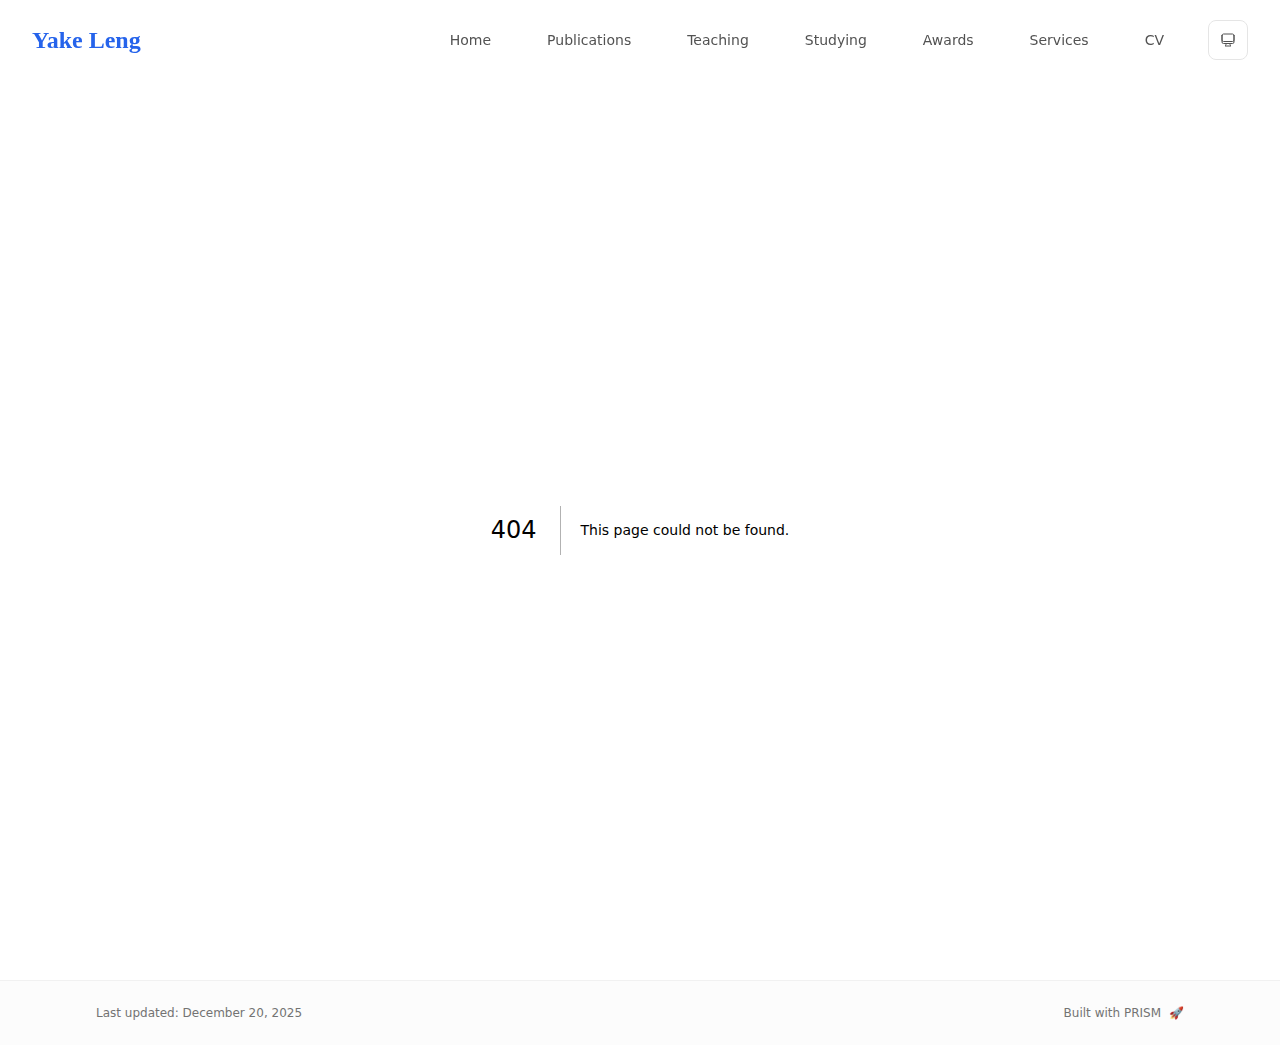
<file: Home.html>
<!DOCTYPE html><html id="__next_error__"><head><meta charSet="utf-8"/><meta name="viewport" content="width=device-width, initial-scale=1"/><link rel="preload" as="script" fetchPriority="low" href="/_next/static/chunks/webpack-652247fbe7d62228.js"/><script src="/_next/static/chunks/fd9d1056-76974ae4abf5b983.js" async=""></script><script src="/_next/static/chunks/117-9fe98054019f44f2.js" async=""></script><script src="/_next/static/chunks/main-app-4f798570b26ce248.js" async=""></script><meta name="robots" content="noindex"/><title>Yake Leng</title><meta name="description" content="PhD student at the FUDAN University."/><meta name="author" content="Yake Leng"/><meta name="keywords" content="Yake Leng,PhD,Research,FUDAN University"/><meta name="creator" content="Yake Leng"/><meta name="publisher" content="Yake Leng"/><meta property="og:title" content="Yake Leng"/><meta property="og:description" content="PhD student at the FUDAN University."/><meta property="og:site_name" content="Yake Leng&#x27;s Academic Website"/><meta property="og:locale" content="en_US"/><meta property="og:type" content="website"/><meta name="twitter:card" content="summary"/><meta name="twitter:title" content="Yake Leng"/><meta name="twitter:description" content="PhD student at the FUDAN University."/><link rel="icon" href="/bio.png"/><script src="/_next/static/chunks/polyfills-42372ed130431b0a.js" noModule=""></script></head><body><script src="/_next/static/chunks/webpack-652247fbe7d62228.js" async=""></script><script>(self.__next_f=self.__next_f||[]).push([0]);self.__next_f.push([2,null])</script><script>self.__next_f.push([1,"1:HL[\"/_next/static/css/94ef60ad5fb357a0.css\",\"style\"]\n"])</script><script>self.__next_f.push([1,"2:I[2846,[],\"\"]\n5:I[4707,[],\"\"]\n7:I[6423,[],\"\"]\n8:I[4154,[\"295\",\"static/chunks/295-f6dd20e67a50725e.js\",\"648\",\"static/chunks/648-1561102426c06c76.js\",\"798\",\"static/chunks/798-9adf8897d5677c48.js\",\"185\",\"static/chunks/app/layout-d6eaede9909853ca.js\"],\"ThemeProvider\"]\n9:I[3860,[\"295\",\"static/chunks/295-f6dd20e67a50725e.js\",\"648\",\"static/chunks/648-1561102426c06c76.js\",\"798\",\"static/chunks/798-9adf8897d5677c48.js\",\"185\",\"static/chunks/app/layout-d6eaede9909853ca.js\"],\"default\"]\na:I[1131,[\"295\",\"static/chunks/295-f6dd20e67a50725e.js\",\"648\",\"static/chunks/648-1561102426c06c76.js\",\"798\",\"static/chunks/798-9adf8897d5677c48.js\",\"185\",\"static/chunks/app/layout-d6eaede9909853ca.js\"],\"default\"]\nc:I[1060,[],\"\"]\n6:[\"slug\",\"Home\",\"d\"]\nd:[]\n"])</script><script>self.__next_f.push([1,"0:[\"$\",\"$L2\",null,{\"buildId\":\"jHNOWZUhyc34zo6nvY7O3\",\"assetPrefix\":\"\",\"urlParts\":[\"\",\"Home\"],\"initialTree\":[\"\",{\"children\":[[\"slug\",\"Home\",\"d\"],{\"children\":[\"__PAGE__?{\\\"slug\\\":\\\"Home\\\"}\",{}]}]},\"$undefined\",\"$undefined\",true],\"initialSeedData\":[\"\",{\"children\":[[\"slug\",\"Home\",\"d\"],{\"children\":[\"__PAGE__\",{},[[\"$L3\",\"$L4\",null],null],null]},[null,[\"$\",\"$L5\",null,{\"parallelRouterKey\":\"children\",\"segmentPath\":[\"children\",\"$6\",\"children\"],\"error\":\"$undefined\",\"errorStyles\":\"$undefined\",\"errorScripts\":\"$undefined\",\"template\":[\"$\",\"$L7\",null,{}],\"templateStyles\":\"$undefined\",\"templateScripts\":\"$undefined\",\"notFound\":\"$undefined\",\"notFoundStyles\":\"$undefined\"}]],null]},[[[[\"$\",\"link\",\"0\",{\"rel\":\"stylesheet\",\"href\":\"/_next/static/css/94ef60ad5fb357a0.css\",\"precedence\":\"next\",\"crossOrigin\":\"$undefined\"}]],[\"$\",\"html\",null,{\"lang\":\"en\",\"className\":\"scroll-smooth\",\"suppressHydrationWarning\":true,\"children\":[[\"$\",\"head\",null,{\"children\":[[\"$\",\"link\",null,{\"rel\":\"icon\",\"href\":\"/bio.png\",\"type\":\"image/svg+xml\"}],[\"$\",\"link\",null,{\"rel\":\"dns-prefetch\",\"href\":\"https://google-fonts.jialeliu.com\"}],[\"$\",\"link\",null,{\"rel\":\"preconnect\",\"href\":\"https://google-fonts.jialeliu.com\",\"crossOrigin\":\"\"}],[\"$\",\"link\",null,{\"rel\":\"preload\",\"as\":\"style\",\"href\":\"https://google-fonts.jialeliu.com/css2?family=Inter:wght@300;400;500;600;700\u0026family=Crimson+Text:ital,wght@0,400;0,600;1,400\u0026display=swap\"}],[\"$\",\"link\",null,{\"rel\":\"stylesheet\",\"id\":\"gfonts-css\",\"href\":\"https://google-fonts.jialeliu.com/css2?family=Inter:wght@300;400;500;600;700\u0026family=Crimson+Text:ital,wght@0,400;0,600;1,400\u0026display=swap\",\"media\":\"print\"}],[\"$\",\"script\",null,{\"dangerouslySetInnerHTML\":{\"__html\":\"\\n              (function(){\\n                var l = document.getElementById('gfonts-css');\\n                if (!l) return;\\n                if (l.media !== 'all') {\\n                  l.addEventListener('load', function(){ try { l.media = 'all'; } catch(e){} });\\n                }\\n              })();\\n            \"}}],[\"$\",\"noscript\",null,{\"children\":[\"$\",\"link\",null,{\"rel\":\"stylesheet\",\"href\":\"https://google-fonts.jialeliu.com/css2?family=Inter:wght@300;400;500;600;700\u0026family=Crimson+Text:ital,wght@0,400;0,600;1,400\u0026display=swap\"}]}],[\"$\",\"script\",null,{\"dangerouslySetInnerHTML\":{\"__html\":\"\\n              try {\\n                const theme = localStorage.getItem('theme-storage');\\n                const parsed = theme ? JSON.parse(theme) : null;\\n                const setting = parsed?.state?.theme || 'system';\\n                const prefersDark = typeof window !== 'undefined' \u0026\u0026 window.matchMedia \u0026\u0026 window.matchMedia('(prefers-color-scheme: dark)').matches;\\n                const effective = setting === 'dark' ? 'dark' : (setting === 'light' ? 'light' : (prefersDark ? 'dark' : 'light'));\\n                var root = document.documentElement;\\n                root.classList.add(effective);\\n                root.setAttribute('data-theme', effective);\\n              } catch (e) {\\n                var root = document.documentElement;\\n                root.classList.add('light');\\n                root.setAttribute('data-theme', 'light');\\n              }\\n            \"}}]]}],[\"$\",\"body\",null,{\"className\":\"font-sans antialiased\",\"children\":[\"$\",\"$L8\",null,{\"children\":[[\"$\",\"$L9\",null,{\"items\":[{\"title\":\"Home\",\"type\":\"page\",\"target\":\"Home\",\"href\":\"/\"},{\"title\":\"Publications\",\"type\":\"page\",\"target\":\"publications\",\"href\":\"/publications\"},{\"title\":\"Teaching\",\"type\":\"page\",\"target\":\"teaching\",\"href\":\"/teaching\"},{\"title\":\"Studying\",\"type\":\"page\",\"target\":\"studying\",\"href\":\"/studying\"},{\"title\":\"Awards\",\"type\":\"page\",\"target\":\"awards\",\"href\":\"/awards\"},{\"title\":\"Services\",\"type\":\"page\",\"target\":\"services\",\"href\":\"/services\"},{\"title\":\"CV\",\"type\":\"page\",\"target\":\"cv\",\"href\":\"/cv\"}],\"siteTitle\":\"Yake Leng\",\"enableOnePageMode\":false}],[\"$\",\"main\",null,{\"className\":\"min-h-screen pt-16 lg:pt-20\",\"children\":[\"$\",\"$L5\",null,{\"parallelRouterKey\":\"children\",\"segmentPath\":[\"children\"],\"error\":\"$undefined\",\"errorStyles\":\"$undefined\",\"errorScripts\":\"$undefined\",\"template\":[\"$\",\"$L7\",null,{}],\"templateStyles\":\"$undefined\",\"templateScripts\":\"$undefined\",\"notFound\":[[\"$\",\"title\",null,{\"children\":\"404: This page could not be found.\"}],[\"$\",\"div\",null,{\"style\":{\"fontFamily\":\"system-ui,\\\"Segoe UI\\\",Roboto,Helvetica,Arial,sans-serif,\\\"Apple Color Emoji\\\",\\\"Segoe UI Emoji\\\"\",\"height\":\"100vh\",\"textAlign\":\"center\",\"display\":\"flex\",\"flexDirection\":\"column\",\"alignItems\":\"center\",\"justifyContent\":\"center\"},\"children\":[\"$\",\"div\",null,{\"children\":[[\"$\",\"style\",null,{\"dangerouslySetInnerHTML\":{\"__html\":\"body{color:#000;background:#fff;margin:0}.next-error-h1{border-right:1px solid rgba(0,0,0,.3)}@media (prefers-color-scheme:dark){body{color:#fff;background:#000}.next-error-h1{border-right:1px solid rgba(255,255,255,.3)}}\"}}],[\"$\",\"h1\",null,{\"className\":\"next-error-h1\",\"style\":{\"display\":\"inline-block\",\"margin\":\"0 20px 0 0\",\"padding\":\"0 23px 0 0\",\"fontSize\":24,\"fontWeight\":500,\"verticalAlign\":\"top\",\"lineHeight\":\"49px\"},\"children\":\"404\"}],[\"$\",\"div\",null,{\"style\":{\"display\":\"inline-block\"},\"children\":[\"$\",\"h2\",null,{\"style\":{\"fontSize\":14,\"fontWeight\":400,\"lineHeight\":\"49px\",\"margin\":0},\"children\":\"This page could not be found.\"}]}]]}]}]],\"notFoundStyles\":[]}]}],[\"$\",\"$La\",null,{\"lastUpdated\":\"December 20, 2025\"}]]}]}]]}]],null],null],\"couldBeIntercepted\":false,\"initialHead\":[null,\"$Lb\"],\"globalErrorComponent\":\"$c\",\"missingSlots\":\"$Wd\"}]\n"])</script><script>self.__next_f.push([1,"b:[[\"$\",\"meta\",\"0\",{\"name\":\"viewport\",\"content\":\"width=device-width, initial-scale=1\"}],[\"$\",\"meta\",\"1\",{\"charSet\":\"utf-8\"}],[\"$\",\"title\",\"2\",{\"children\":\"Yake Leng\"}],[\"$\",\"meta\",\"3\",{\"name\":\"description\",\"content\":\"PhD student at the FUDAN University.\"}],[\"$\",\"meta\",\"4\",{\"name\":\"author\",\"content\":\"Yake Leng\"}],[\"$\",\"meta\",\"5\",{\"name\":\"keywords\",\"content\":\"Yake Leng,PhD,Research,FUDAN University\"}],[\"$\",\"meta\",\"6\",{\"name\":\"creator\",\"content\":\"Yake Leng\"}],[\"$\",\"meta\",\"7\",{\"name\":\"publisher\",\"content\":\"Yake Leng\"}],[\"$\",\"meta\",\"8\",{\"property\":\"og:title\",\"content\":\"Yake Leng\"}],[\"$\",\"meta\",\"9\",{\"property\":\"og:description\",\"content\":\"PhD student at the FUDAN University.\"}],[\"$\",\"meta\",\"10\",{\"property\":\"og:site_name\",\"content\":\"Yake Leng's Academic Website\"}],[\"$\",\"meta\",\"11\",{\"property\":\"og:locale\",\"content\":\"en_US\"}],[\"$\",\"meta\",\"12\",{\"property\":\"og:type\",\"content\":\"website\"}],[\"$\",\"meta\",\"13\",{\"name\":\"twitter:card\",\"content\":\"summary\"}],[\"$\",\"meta\",\"14\",{\"name\":\"twitter:title\",\"content\":\"Yake Leng\"}],[\"$\",\"meta\",\"15\",{\"name\":\"twitter:description\",\"content\":\"PhD student at the FUDAN University.\"}],[\"$\",\"link\",\"16\",{\"rel\":\"icon\",\"href\":\"/bio.png\"}]]\n3:null\n4:E{\"digest\":\"NEXT_NOT_FOUND\"}\n"])</script></body></html>
</file>
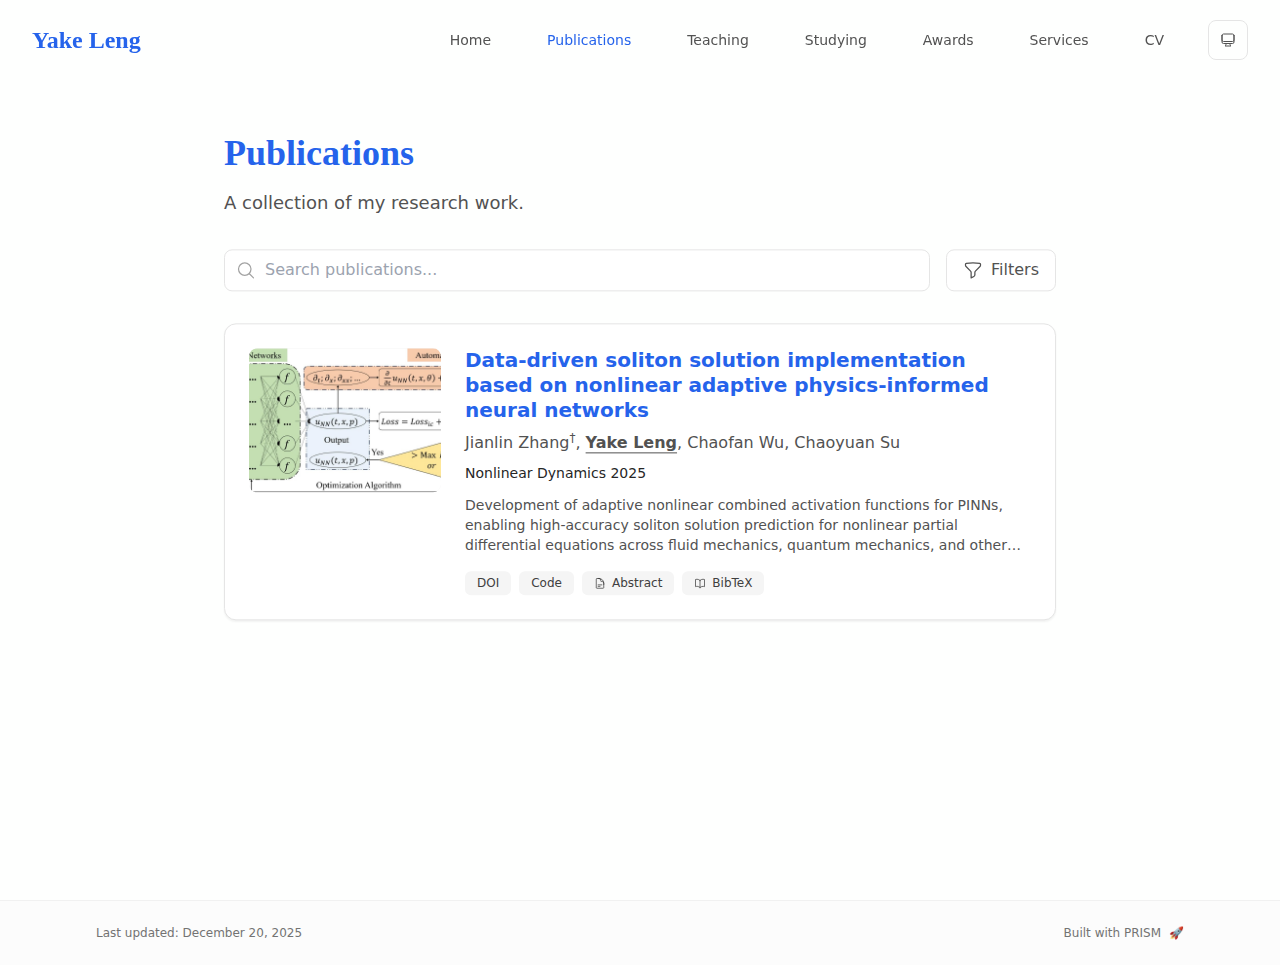
<file: publications.html>
<!DOCTYPE html><html lang="en" class="scroll-smooth"><head><meta charSet="utf-8"/><meta name="viewport" content="width=device-width, initial-scale=1"/><link rel="stylesheet" href="/_next/static/css/94ef60ad5fb357a0.css" data-precedence="next"/><link rel="preload" as="script" fetchPriority="low" href="/_next/static/chunks/webpack-652247fbe7d62228.js"/><script src="/_next/static/chunks/fd9d1056-76974ae4abf5b983.js" async=""></script><script src="/_next/static/chunks/117-9fe98054019f44f2.js" async=""></script><script src="/_next/static/chunks/main-app-4f798570b26ce248.js" async=""></script><script src="/_next/static/chunks/295-f6dd20e67a50725e.js" async=""></script><script src="/_next/static/chunks/648-1561102426c06c76.js" async=""></script><script src="/_next/static/chunks/798-9adf8897d5677c48.js" async=""></script><script src="/_next/static/chunks/app/layout-d6eaede9909853ca.js" async=""></script><script src="/_next/static/chunks/416-ff6bc8938794bd16.js" async=""></script><script src="/_next/static/chunks/365-c3c1da020b8e50b0.js" async=""></script><script src="/_next/static/chunks/app/%5Bslug%5D/page-aa92f71304925cb3.js" async=""></script><title>Publications | Yake Leng</title><meta name="description" content="A collection of my research work."/><meta name="author" content="Yake Leng"/><meta name="keywords" content="Yake Leng,PhD,Research,FUDAN University"/><meta name="creator" content="Yake Leng"/><meta name="publisher" content="Yake Leng"/><meta property="og:title" content="Yake Leng"/><meta property="og:description" content="PhD student at the FUDAN University."/><meta property="og:site_name" content="Yake Leng&#x27;s Academic Website"/><meta property="og:locale" content="en_US"/><meta property="og:type" content="website"/><meta name="twitter:card" content="summary"/><meta name="twitter:title" content="Yake Leng"/><meta name="twitter:description" content="PhD student at the FUDAN University."/><link rel="icon" href="/bio.png"/><link rel="icon" href="/bio.png" type="image/svg+xml"/><link rel="dns-prefetch" href="https://google-fonts.jialeliu.com"/><link rel="preconnect" href="https://google-fonts.jialeliu.com" crossorigin=""/><link rel="preload" as="style" href="https://google-fonts.jialeliu.com/css2?family=Inter:wght@300;400;500;600;700&amp;family=Crimson+Text:ital,wght@0,400;0,600;1,400&amp;display=swap"/><link rel="stylesheet" id="gfonts-css" href="https://google-fonts.jialeliu.com/css2?family=Inter:wght@300;400;500;600;700&amp;family=Crimson+Text:ital,wght@0,400;0,600;1,400&amp;display=swap" media="print"/><script>
              (function(){
                var l = document.getElementById('gfonts-css');
                if (!l) return;
                if (l.media !== 'all') {
                  l.addEventListener('load', function(){ try { l.media = 'all'; } catch(e){} });
                }
              })();
            </script><noscript><link rel="stylesheet" href="https://google-fonts.jialeliu.com/css2?family=Inter:wght@300;400;500;600;700&amp;family=Crimson+Text:ital,wght@0,400;0,600;1,400&amp;display=swap"/></noscript><script>
              try {
                const theme = localStorage.getItem('theme-storage');
                const parsed = theme ? JSON.parse(theme) : null;
                const setting = parsed?.state?.theme || 'system';
                const prefersDark = typeof window !== 'undefined' && window.matchMedia && window.matchMedia('(prefers-color-scheme: dark)').matches;
                const effective = setting === 'dark' ? 'dark' : (setting === 'light' ? 'light' : (prefersDark ? 'dark' : 'light'));
                var root = document.documentElement;
                root.classList.add(effective);
                root.setAttribute('data-theme', effective);
              } catch (e) {
                var root = document.documentElement;
                root.classList.add('light');
                root.setAttribute('data-theme', 'light');
              }
            </script><script src="/_next/static/chunks/polyfills-42372ed130431b0a.js" noModule=""></script></head><body class="font-sans antialiased"><div style="visibility:hidden"><nav class="fixed top-0 left-0 right-0 z-50" data-headlessui-state=""><div class="transition-all duration-300 ease-out bg-transparent" style="transform:translateY(-100px)"><div class="max-w-7xl mx-auto px-4 sm:px-6 lg:px-8"><div class="flex justify-between items-center h-16 lg:h-20"><div class="flex-shrink-0" tabindex="0"><a class="text-xl lg:text-2xl font-serif font-semibold text-primary hover:text-accent transition-colors duration-200" href="/">Yake Leng</a></div><div class="hidden lg:block"><div class="ml-10 flex items-center space-x-8"><div class="flex items-baseline space-x-8"><a class="relative px-3 py-2 text-sm font-medium transition-all duration-200 rounded hover:bg-accent/10 hover:shadow-sm text-neutral-600 hover:text-primary" href="/"><span class="relative z-10">Home</span></a><a class="relative px-3 py-2 text-sm font-medium transition-all duration-200 rounded hover:bg-accent/10 hover:shadow-sm text-primary" href="/publications"><span class="relative z-10">Publications</span><div class="absolute inset-0 bg-accent/10 rounded-lg"></div></a><a class="relative px-3 py-2 text-sm font-medium transition-all duration-200 rounded hover:bg-accent/10 hover:shadow-sm text-neutral-600 hover:text-primary" href="/teaching"><span class="relative z-10">Teaching</span></a><a class="relative px-3 py-2 text-sm font-medium transition-all duration-200 rounded hover:bg-accent/10 hover:shadow-sm text-neutral-600 hover:text-primary" href="/studying"><span class="relative z-10">Studying</span></a><a class="relative px-3 py-2 text-sm font-medium transition-all duration-200 rounded hover:bg-accent/10 hover:shadow-sm text-neutral-600 hover:text-primary" href="/awards"><span class="relative z-10">Awards</span></a><a class="relative px-3 py-2 text-sm font-medium transition-all duration-200 rounded hover:bg-accent/10 hover:shadow-sm text-neutral-600 hover:text-primary" href="/services"><span class="relative z-10">Services</span></a><a class="relative px-3 py-2 text-sm font-medium transition-all duration-200 rounded hover:bg-accent/10 hover:shadow-sm text-neutral-600 hover:text-primary" href="/cv"><span class="relative z-10">CV</span></a></div><div class="flex items-center justify-center w-10 h-10 rounded-lg border border-neutral-200 dark:border-[rgba(148,163,184,0.24)] bg-background dark:bg-neutral-800"><div class="w-4 h-4 rounded-full bg-neutral-300 animate-pulse"></div></div></div></div><div class="lg:hidden flex items-center space-x-2"><div class="flex items-center justify-center w-10 h-10 rounded-lg border border-neutral-200 dark:border-[rgba(148,163,184,0.24)] bg-background dark:bg-neutral-800"><div class="w-4 h-4 rounded-full bg-neutral-300 animate-pulse"></div></div><button class="inline-flex items-center justify-center p-2 rounded-md text-neutral-600 hover:text-primary hover:bg-neutral-100 dark:hover:bg-neutral-800 focus:outline-none focus:ring-2 focus:ring-inset focus:ring-accent transition-colors duration-200" id="headlessui-disclosure-button-:Rn5kq:" type="button" aria-expanded="false" data-headlessui-state=""><span class="sr-only">Open main menu</span><div><svg xmlns="http://www.w3.org/2000/svg" fill="none" viewBox="0 0 24 24" stroke-width="1.5" stroke="currentColor" aria-hidden="true" data-slot="icon" class="block h-6 w-6"><path stroke-linecap="round" stroke-linejoin="round" d="M3.75 6.75h16.5M3.75 12h16.5m-16.5 5.25h16.5"></path></svg></div></button></div></div></div></div></nav><main class="min-h-screen pt-16 lg:pt-20"><div class="max-w-4xl mx-auto px-4 sm:px-6 lg:px-8 py-12"><div style="opacity:0;transform:translateY(20px)"><div class="mb-8"><h1 class="text-4xl font-serif font-bold text-primary mb-4">Publications</h1><p class="text-lg text-neutral-600 dark:text-neutral-500 max-w-2xl">A collection of my research work.</p></div><div class="mb-8 space-y-4"><div class="flex flex-col sm:flex-row gap-4"><div class="relative flex-grow"><svg xmlns="http://www.w3.org/2000/svg" fill="none" viewBox="0 0 24 24" stroke-width="1.5" stroke="currentColor" aria-hidden="true" data-slot="icon" class="absolute left-3 top-1/2 transform -translate-y-1/2 h-5 w-5 text-neutral-400"><path stroke-linecap="round" stroke-linejoin="round" d="m21 21-5.197-5.197m0 0A7.5 7.5 0 1 0 5.196 5.196a7.5 7.5 0 0 0 10.607 10.607Z"></path></svg><input type="text" placeholder="Search publications..." class="w-full pl-10 pr-4 py-2 rounded-lg border border-neutral-200 dark:border-neutral-800 bg-white dark:bg-neutral-900 focus:ring-2 focus:ring-accent focus:border-transparent transition-all duration-200" value=""/></div><button class="flex items-center justify-center px-4 py-2 rounded-lg border transition-all duration-200 bg-white dark:bg-neutral-900 border-neutral-200 dark:border-neutral-800 text-neutral-600 hover:border-accent hover:text-accent"><svg xmlns="http://www.w3.org/2000/svg" fill="none" viewBox="0 0 24 24" stroke-width="1.5" stroke="currentColor" aria-hidden="true" data-slot="icon" class="h-5 w-5 mr-2"><path stroke-linecap="round" stroke-linejoin="round" d="M12 3c2.755 0 5.455.232 8.083.678.533.09.917.556.917 1.096v1.044a2.25 2.25 0 0 1-.659 1.591l-5.432 5.432a2.25 2.25 0 0 0-.659 1.591v2.927a2.25 2.25 0 0 1-1.244 2.013L9.75 21v-6.568a2.25 2.25 0 0 0-.659-1.591L3.659 7.409A2.25 2.25 0 0 1 3 5.818V4.774c0-.54.384-1.006.917-1.096A48.32 48.32 0 0 1 12 3Z"></path></svg>Filters</button></div></div><div class="space-y-6"><div class="bg-white dark:bg-neutral-900 p-6 rounded-xl shadow-sm border border-neutral-200 dark:border-neutral-800 hover:shadow-md transition-all duration-200" style="opacity:0;transform:translateY(20px)"><div class="flex flex-col md:flex-row gap-6"><div class="w-full md:w-48 flex-shrink-0"><div class="aspect-video md:aspect-[4/3] relative rounded-lg overflow-hidden bg-neutral-100 dark:bg-neutral-800"><img alt="Data-driven soliton solution implementation based on nonlinear adaptive physics-informed neural networks" loading="lazy" decoding="async" data-nimg="fill" class="object-cover" style="position:absolute;height:100%;width:100%;left:0;top:0;right:0;bottom:0;color:transparent" src="/papers/papers1.jpg"/></div></div><div class="flex-grow"><h3 class="text-xl font-semibold text-primary mb-2 leading-tight">Data-driven soliton solution implementation based on nonlinear adaptive physics-informed neural networks</h3><p class="text-base text-neutral-600 dark:text-neutral-400 mb-2"><span><span class=" ">Jianlin Zhang</span><sup class="ml-0 text-neutral-600 dark:text-neutral-400">†</sup>, </span><span><span class="font-semibold text-accent underline underline-offset-4 decoration-accent">Yake Leng</span>, </span><span><span class=" ">Chaofan Wu</span>, </span><span><span class=" ">Chaoyuan Su</span></span></p><p class="text-sm font-medium text-neutral-800 dark:text-neutral-600 mb-3">Nonlinear Dynamics<!-- --> <!-- -->2025</p><p class="text-sm text-neutral-600 dark:text-neutral-500 mb-4 line-clamp-3">Development of adaptive nonlinear combined activation functions for PINNs, enabling high-accuracy soliton solution prediction for nonlinear partial differential equations across fluid mechanics, quantum mechanics, and other fields.</p><div class="flex flex-wrap gap-2 mt-auto"><a href="https://doi.org/10.1007/s11071-024-10309-3" target="_blank" rel="noopener noreferrer" class="inline-flex items-center px-3 py-1 rounded-md text-xs font-medium bg-neutral-100 dark:bg-neutral-800 text-neutral-700 dark:text-neutral-300 hover:bg-accent hover:text-white transition-colors">DOI</a><a href="https://github.com/YakeLeng" target="_blank" rel="noopener noreferrer" class="inline-flex items-center px-3 py-1 rounded-md text-xs font-medium bg-neutral-100 dark:bg-neutral-800 text-neutral-700 dark:text-neutral-300 hover:bg-accent hover:text-white transition-colors">Code</a><button class="inline-flex items-center px-3 py-1 rounded-md text-xs font-medium transition-colors bg-neutral-100 dark:bg-neutral-800 text-neutral-700 dark:text-neutral-300 hover:bg-accent hover:text-white"><svg xmlns="http://www.w3.org/2000/svg" fill="none" viewBox="0 0 24 24" stroke-width="1.5" stroke="currentColor" aria-hidden="true" data-slot="icon" class="h-3 w-3 mr-1.5"><path stroke-linecap="round" stroke-linejoin="round" d="M19.5 14.25v-2.625a3.375 3.375 0 0 0-3.375-3.375h-1.5A1.125 1.125 0 0 1 13.5 7.125v-1.5a3.375 3.375 0 0 0-3.375-3.375H8.25m0 12.75h7.5m-7.5 3H12M10.5 2.25H5.625c-.621 0-1.125.504-1.125 1.125v17.25c0 .621.504 1.125 1.125 1.125h12.75c.621 0 1.125-.504 1.125-1.125V11.25a9 9 0 0 0-9-9Z"></path></svg>Abstract</button><button class="inline-flex items-center px-3 py-1 rounded-md text-xs font-medium transition-colors bg-neutral-100 dark:bg-neutral-800 text-neutral-700 dark:text-neutral-300 hover:bg-accent hover:text-white"><svg xmlns="http://www.w3.org/2000/svg" fill="none" viewBox="0 0 24 24" stroke-width="1.5" stroke="currentColor" aria-hidden="true" data-slot="icon" class="h-3 w-3 mr-1.5"><path stroke-linecap="round" stroke-linejoin="round" d="M12 6.042A8.967 8.967 0 0 0 6 3.75c-1.052 0-2.062.18-3 .512v14.25A8.987 8.987 0 0 1 6 18c2.305 0 4.408.867 6 2.292m0-14.25a8.966 8.966 0 0 1 6-2.292c1.052 0 2.062.18 3 .512v14.25A8.987 8.987 0 0 0 18 18a8.967 8.967 0 0 0-6 2.292m0-14.25v14.25"></path></svg>BibTeX</button></div></div></div></div></div></div></div></main><footer class="border-t border-neutral-200/50 bg-neutral-50/50 dark:bg-neutral-900/50 dark:border-neutral-700/50"><div class="max-w-6xl mx-auto px-4 sm:px-6 lg:px-8 py-6"><div class="flex flex-col sm:flex-row justify-between items-center gap-2"><p class="text-xs text-neutral-500">Last updated: <!-- -->December 20, 2025</p><p class="text-xs text-neutral-500 flex items-center"><a href="https://github.com/xyjoey/PRISM" target="_blank" rel="noopener noreferrer">Built with PRISM</a><span class="ml-2">🚀</span></p></div></div></footer></div><script src="/_next/static/chunks/webpack-652247fbe7d62228.js" async=""></script><script>(self.__next_f=self.__next_f||[]).push([0]);self.__next_f.push([2,null])</script><script>self.__next_f.push([1,"1:HL[\"/_next/static/css/94ef60ad5fb357a0.css\",\"style\"]\n"])</script><script>self.__next_f.push([1,"2:I[2846,[],\"\"]\n5:I[4707,[],\"\"]\n7:I[6423,[],\"\"]\n8:I[4154,[\"295\",\"static/chunks/295-f6dd20e67a50725e.js\",\"648\",\"static/chunks/648-1561102426c06c76.js\",\"798\",\"static/chunks/798-9adf8897d5677c48.js\",\"185\",\"static/chunks/app/layout-d6eaede9909853ca.js\"],\"ThemeProvider\"]\n9:I[3860,[\"295\",\"static/chunks/295-f6dd20e67a50725e.js\",\"648\",\"static/chunks/648-1561102426c06c76.js\",\"798\",\"static/chunks/798-9adf8897d5677c48.js\",\"185\",\"static/chunks/app/layout-d6eaede9909853ca.js\"],\"default\"]\na:I[1131,[\"295\",\"static/chunks/295-f6dd20e67a50725e.js\",\"648\",\"static/chunks/648-1561102426c06c76.js\",\"798\",\"static/chunks/798-9adf8897d5677c48.js\",\"185\",\"static/chunks/app/layout-d6eaede9909853ca.js\"],\"default\"]\nc:I[1060,[],\"\"]\n6:[\"slug\",\"publications\",\"d\"]\nd:[]\n"])</script><script>self.__next_f.push([1,"0:[\"$\",\"$L2\",null,{\"buildId\":\"jHNOWZUhyc34zo6nvY7O3\",\"assetPrefix\":\"\",\"urlParts\":[\"\",\"publications\"],\"initialTree\":[\"\",{\"children\":[[\"slug\",\"publications\",\"d\"],{\"children\":[\"__PAGE__?{\\\"slug\\\":\\\"publications\\\"}\",{}]}]},\"$undefined\",\"$undefined\",true],\"initialSeedData\":[\"\",{\"children\":[[\"slug\",\"publications\",\"d\"],{\"children\":[\"__PAGE__\",{},[[\"$L3\",\"$L4\",null],null],null]},[null,[\"$\",\"$L5\",null,{\"parallelRouterKey\":\"children\",\"segmentPath\":[\"children\",\"$6\",\"children\"],\"error\":\"$undefined\",\"errorStyles\":\"$undefined\",\"errorScripts\":\"$undefined\",\"template\":[\"$\",\"$L7\",null,{}],\"templateStyles\":\"$undefined\",\"templateScripts\":\"$undefined\",\"notFound\":\"$undefined\",\"notFoundStyles\":\"$undefined\"}]],null]},[[[[\"$\",\"link\",\"0\",{\"rel\":\"stylesheet\",\"href\":\"/_next/static/css/94ef60ad5fb357a0.css\",\"precedence\":\"next\",\"crossOrigin\":\"$undefined\"}]],[\"$\",\"html\",null,{\"lang\":\"en\",\"className\":\"scroll-smooth\",\"suppressHydrationWarning\":true,\"children\":[[\"$\",\"head\",null,{\"children\":[[\"$\",\"link\",null,{\"rel\":\"icon\",\"href\":\"/bio.png\",\"type\":\"image/svg+xml\"}],[\"$\",\"link\",null,{\"rel\":\"dns-prefetch\",\"href\":\"https://google-fonts.jialeliu.com\"}],[\"$\",\"link\",null,{\"rel\":\"preconnect\",\"href\":\"https://google-fonts.jialeliu.com\",\"crossOrigin\":\"\"}],[\"$\",\"link\",null,{\"rel\":\"preload\",\"as\":\"style\",\"href\":\"https://google-fonts.jialeliu.com/css2?family=Inter:wght@300;400;500;600;700\u0026family=Crimson+Text:ital,wght@0,400;0,600;1,400\u0026display=swap\"}],[\"$\",\"link\",null,{\"rel\":\"stylesheet\",\"id\":\"gfonts-css\",\"href\":\"https://google-fonts.jialeliu.com/css2?family=Inter:wght@300;400;500;600;700\u0026family=Crimson+Text:ital,wght@0,400;0,600;1,400\u0026display=swap\",\"media\":\"print\"}],[\"$\",\"script\",null,{\"dangerouslySetInnerHTML\":{\"__html\":\"\\n              (function(){\\n                var l = document.getElementById('gfonts-css');\\n                if (!l) return;\\n                if (l.media !== 'all') {\\n                  l.addEventListener('load', function(){ try { l.media = 'all'; } catch(e){} });\\n                }\\n              })();\\n            \"}}],[\"$\",\"noscript\",null,{\"children\":[\"$\",\"link\",null,{\"rel\":\"stylesheet\",\"href\":\"https://google-fonts.jialeliu.com/css2?family=Inter:wght@300;400;500;600;700\u0026family=Crimson+Text:ital,wght@0,400;0,600;1,400\u0026display=swap\"}]}],[\"$\",\"script\",null,{\"dangerouslySetInnerHTML\":{\"__html\":\"\\n              try {\\n                const theme = localStorage.getItem('theme-storage');\\n                const parsed = theme ? JSON.parse(theme) : null;\\n                const setting = parsed?.state?.theme || 'system';\\n                const prefersDark = typeof window !== 'undefined' \u0026\u0026 window.matchMedia \u0026\u0026 window.matchMedia('(prefers-color-scheme: dark)').matches;\\n                const effective = setting === 'dark' ? 'dark' : (setting === 'light' ? 'light' : (prefersDark ? 'dark' : 'light'));\\n                var root = document.documentElement;\\n                root.classList.add(effective);\\n                root.setAttribute('data-theme', effective);\\n              } catch (e) {\\n                var root = document.documentElement;\\n                root.classList.add('light');\\n                root.setAttribute('data-theme', 'light');\\n              }\\n            \"}}]]}],[\"$\",\"body\",null,{\"className\":\"font-sans antialiased\",\"children\":[\"$\",\"$L8\",null,{\"children\":[[\"$\",\"$L9\",null,{\"items\":[{\"title\":\"Home\",\"type\":\"page\",\"target\":\"Home\",\"href\":\"/\"},{\"title\":\"Publications\",\"type\":\"page\",\"target\":\"publications\",\"href\":\"/publications\"},{\"title\":\"Teaching\",\"type\":\"page\",\"target\":\"teaching\",\"href\":\"/teaching\"},{\"title\":\"Studying\",\"type\":\"page\",\"target\":\"studying\",\"href\":\"/studying\"},{\"title\":\"Awards\",\"type\":\"page\",\"target\":\"awards\",\"href\":\"/awards\"},{\"title\":\"Services\",\"type\":\"page\",\"target\":\"services\",\"href\":\"/services\"},{\"title\":\"CV\",\"type\":\"page\",\"target\":\"cv\",\"href\":\"/cv\"}],\"siteTitle\":\"Yake Leng\",\"enableOnePageMode\":false}],[\"$\",\"main\",null,{\"className\":\"min-h-screen pt-16 lg:pt-20\",\"children\":[\"$\",\"$L5\",null,{\"parallelRouterKey\":\"children\",\"segmentPath\":[\"children\"],\"error\":\"$undefined\",\"errorStyles\":\"$undefined\",\"errorScripts\":\"$undefined\",\"template\":[\"$\",\"$L7\",null,{}],\"templateStyles\":\"$undefined\",\"templateScripts\":\"$undefined\",\"notFound\":[[\"$\",\"title\",null,{\"children\":\"404: This page could not be found.\"}],[\"$\",\"div\",null,{\"style\":{\"fontFamily\":\"system-ui,\\\"Segoe UI\\\",Roboto,Helvetica,Arial,sans-serif,\\\"Apple Color Emoji\\\",\\\"Segoe UI Emoji\\\"\",\"height\":\"100vh\",\"textAlign\":\"center\",\"display\":\"flex\",\"flexDirection\":\"column\",\"alignItems\":\"center\",\"justifyContent\":\"center\"},\"children\":[\"$\",\"div\",null,{\"children\":[[\"$\",\"style\",null,{\"dangerouslySetInnerHTML\":{\"__html\":\"body{color:#000;background:#fff;margin:0}.next-error-h1{border-right:1px solid rgba(0,0,0,.3)}@media (prefers-color-scheme:dark){body{color:#fff;background:#000}.next-error-h1{border-right:1px solid rgba(255,255,255,.3)}}\"}}],[\"$\",\"h1\",null,{\"className\":\"next-error-h1\",\"style\":{\"display\":\"inline-block\",\"margin\":\"0 20px 0 0\",\"padding\":\"0 23px 0 0\",\"fontSize\":24,\"fontWeight\":500,\"verticalAlign\":\"top\",\"lineHeight\":\"49px\"},\"children\":\"404\"}],[\"$\",\"div\",null,{\"style\":{\"display\":\"inline-block\"},\"children\":[\"$\",\"h2\",null,{\"style\":{\"fontSize\":14,\"fontWeight\":400,\"lineHeight\":\"49px\",\"margin\":0},\"children\":\"This page could not be found.\"}]}]]}]}]],\"notFoundStyles\":[]}]}],[\"$\",\"$La\",null,{\"lastUpdated\":\"December 20, 2025\"}]]}]}]]}]],null],null],\"couldBeIntercepted\":false,\"initialHead\":[null,\"$Lb\"],\"globalErrorComponent\":\"$c\",\"missingSlots\":\"$Wd\"}]\n"])</script><script>self.__next_f.push([1,"e:I[721,[\"295\",\"static/chunks/295-f6dd20e67a50725e.js\",\"416\",\"static/chunks/416-ff6bc8938794bd16.js\",\"365\",\"static/chunks/365-c3c1da020b8e50b0.js\",\"42\",\"static/chunks/app/%5Bslug%5D/page-aa92f71304925cb3.js\"],\"default\"]\nf:[\"Physics-informed neural networks\",\"Adaptive nonlinear combined activation functions\",\"Partial differential equations\",\"Soliton solutions\",\"Data-driven modeling\"]\n10:T629,@article{zhang2025data,\n  title = {Data-driven soliton solution implementation based on nonlinear adaptive physics-informed neural networks},\n  author = {Jianlin Zhang and Yake Leng and Chaofan Wu and Chaoyuan Su},\n  year = {2025},\n  month = {jan},\n  journal = {Nonlinear Dynamics},\n  volume = {113},\n  pages = {1467--1488},\n  issn = {0924-090X},\n  publisher = {Springer},\n  abstract = {To reduce computational performance requirements and improve the nonlinear representation ability of neural networks as well as the accuracy of solving soliton solutions of partial differential equations, this paper utilizes a deep learning framework to design physics-informed neural networks (PINNs) containing adaptive nonlinear combined activation functions. By embedding physical information from mathematical physics models into the network via generalized approximation capabilities, the proposed PINNs achieve high-accuracy analytical solutions for partial differential equations. Experimental validation on the (1+1)-dimensional Burgers equation, (1+1)-dimensional Schrödinger equation, and (2+1)-dimensional Navier–Stokes equation demonstrates superior prediction performance in capturing intricate spatio-temporal dynamics. Application to four soliton solutions of the Burgers equation confirms the method's effectiveness in reducing computational complexity while maintaining solution accuracy.},\n  doi = {10.1007/s11071-024-10309-3},\n  note = {Supported by the Graduate Student Research and Innovation Program of Zhongyuan University of Technology (Grant No. YKY2024ZK20)}\n}"])</script><script>self.__next_f.push([1,"4:[\"$\",\"div\",null,{\"className\":\"max-w-4xl mx-auto px-4 sm:px-6 lg:px-8 py-12\",\"children\":[[\"$\",\"$Le\",null,{\"config\":{\"type\":\"publication\",\"title\":\"Publications\",\"description\":\"A collection of my research work.\",\"source\":\"publications.bib\"},\"publications\":[{\"id\":\"zhang2025data\",\"title\":\"Data-driven soliton solution implementation based on nonlinear adaptive physics-informed neural networks\",\"authors\":[{\"name\":\"Jianlin Zhang\",\"isHighlighted\":false,\"isCorresponding\":true,\"isCoAuthor\":false},{\"name\":\"Yake Leng\",\"isHighlighted\":true,\"isCorresponding\":false,\"isCoAuthor\":true},{\"name\":\"Chaofan Wu\",\"isHighlighted\":false,\"isCorresponding\":false,\"isCoAuthor\":false},{\"name\":\"Chaoyuan Su\",\"isHighlighted\":false,\"isCorresponding\":false,\"isCoAuthor\":false}],\"year\":2025,\"month\":\"1\",\"type\":\"journal\",\"status\":\"published\",\"tags\":[\"Physics-informed neural networks\",\"Adaptive nonlinear combined activation functions\",\"Partial differential equations\",\"Soliton solutions\",\"Data-driven modeling\"],\"keywords\":\"$f\",\"researchArea\":\"neural-networks\",\"journal\":\"Nonlinear Dynamics\",\"conference\":\"\",\"volume\":\"113\",\"pages\":\"1467--1488\",\"doi\":\"10.1007/s11071-024-10309-3\",\"code\":\"https://github.com/YakeLeng\",\"abstract\":\"To reduce computational performance requirements and improve the nonlinear representation ability of neural networks as well as the accuracy of solving soliton solutions of partial differential equations, this paper utilizes a deep learning framework to design physics-informed neural networks (PINNs) containing adaptive nonlinear combined activation functions. By embedding physical information from mathematical physics models into the network via generalized approximation capabilities, the proposed PINNs achieve high-accuracy analytical solutions for partial differential equations. Experimental validation on the (1+1)-dimensional Burgers equation, (1+1)-dimensional Schrödinger equation, and (2+1)-dimensional Navier–Stokes equation demonstrates superior prediction performance in capturing intricate spatio-temporal dynamics. Application to four soliton solutions of the Burgers equation confirms the method's effectiveness in reducing computational complexity while maintaining solution accuracy.\",\"description\":\"Development of adaptive nonlinear combined activation functions for PINNs, enabling high-accuracy soliton solution prediction for nonlinear partial differential equations across fluid mechanics, quantum mechanics, and other fields.\",\"selected\":true,\"preview\":\"papers1.jpg\",\"bibtex\":\"$10\"}]}],false,false]}]\n"])</script><script>self.__next_f.push([1,"b:[[\"$\",\"meta\",\"0\",{\"name\":\"viewport\",\"content\":\"width=device-width, initial-scale=1\"}],[\"$\",\"meta\",\"1\",{\"charSet\":\"utf-8\"}],[\"$\",\"title\",\"2\",{\"children\":\"Publications | Yake Leng\"}],[\"$\",\"meta\",\"3\",{\"name\":\"description\",\"content\":\"A collection of my research work.\"}],[\"$\",\"meta\",\"4\",{\"name\":\"author\",\"content\":\"Yake Leng\"}],[\"$\",\"meta\",\"5\",{\"name\":\"keywords\",\"content\":\"Yake Leng,PhD,Research,FUDAN University\"}],[\"$\",\"meta\",\"6\",{\"name\":\"creator\",\"content\":\"Yake Leng\"}],[\"$\",\"meta\",\"7\",{\"name\":\"publisher\",\"content\":\"Yake Leng\"}],[\"$\",\"meta\",\"8\",{\"property\":\"og:title\",\"content\":\"Yake Leng\"}],[\"$\",\"meta\",\"9\",{\"property\":\"og:description\",\"content\":\"PhD student at the FUDAN University.\"}],[\"$\",\"meta\",\"10\",{\"property\":\"og:site_name\",\"content\":\"Yake Leng's Academic Website\"}],[\"$\",\"meta\",\"11\",{\"property\":\"og:locale\",\"content\":\"en_US\"}],[\"$\",\"meta\",\"12\",{\"property\":\"og:type\",\"content\":\"website\"}],[\"$\",\"meta\",\"13\",{\"name\":\"twitter:card\",\"content\":\"summary\"}],[\"$\",\"meta\",\"14\",{\"name\":\"twitter:title\",\"content\":\"Yake Leng\"}],[\"$\",\"meta\",\"15\",{\"name\":\"twitter:description\",\"content\":\"PhD student at the FUDAN University.\"}],[\"$\",\"link\",\"16\",{\"rel\":\"icon\",\"href\":\"/bio.png\"}]]\n3:null\n"])</script></body></html>
</file>
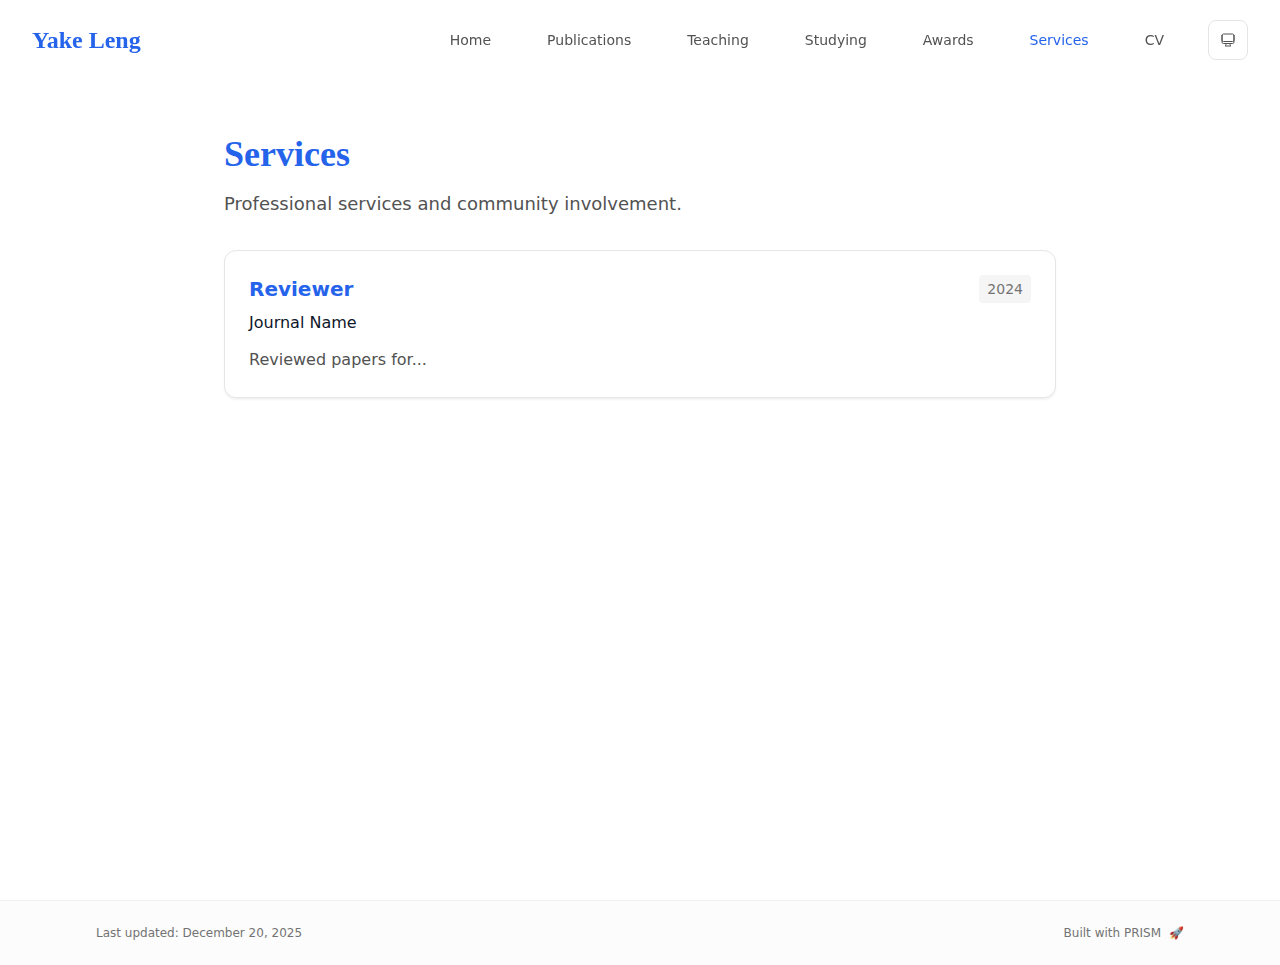
<file: services.html>
<!DOCTYPE html><html lang="en" class="scroll-smooth"><head><meta charSet="utf-8"/><meta name="viewport" content="width=device-width, initial-scale=1"/><link rel="stylesheet" href="/_next/static/css/94ef60ad5fb357a0.css" data-precedence="next"/><link rel="preload" as="script" fetchPriority="low" href="/_next/static/chunks/webpack-652247fbe7d62228.js"/><script src="/_next/static/chunks/fd9d1056-76974ae4abf5b983.js" async=""></script><script src="/_next/static/chunks/117-9fe98054019f44f2.js" async=""></script><script src="/_next/static/chunks/main-app-4f798570b26ce248.js" async=""></script><script src="/_next/static/chunks/295-f6dd20e67a50725e.js" async=""></script><script src="/_next/static/chunks/648-1561102426c06c76.js" async=""></script><script src="/_next/static/chunks/798-9adf8897d5677c48.js" async=""></script><script src="/_next/static/chunks/app/layout-d6eaede9909853ca.js" async=""></script><script src="/_next/static/chunks/416-ff6bc8938794bd16.js" async=""></script><script src="/_next/static/chunks/365-c3c1da020b8e50b0.js" async=""></script><script src="/_next/static/chunks/app/%5Bslug%5D/page-aa92f71304925cb3.js" async=""></script><title>Services | Yake Leng</title><meta name="description" content="Professional services and community involvement."/><meta name="author" content="Yake Leng"/><meta name="keywords" content="Yake Leng,PhD,Research,FUDAN University"/><meta name="creator" content="Yake Leng"/><meta name="publisher" content="Yake Leng"/><meta property="og:title" content="Yake Leng"/><meta property="og:description" content="PhD student at the FUDAN University."/><meta property="og:site_name" content="Yake Leng&#x27;s Academic Website"/><meta property="og:locale" content="en_US"/><meta property="og:type" content="website"/><meta name="twitter:card" content="summary"/><meta name="twitter:title" content="Yake Leng"/><meta name="twitter:description" content="PhD student at the FUDAN University."/><link rel="icon" href="/bio.png"/><link rel="icon" href="/bio.png" type="image/svg+xml"/><link rel="dns-prefetch" href="https://google-fonts.jialeliu.com"/><link rel="preconnect" href="https://google-fonts.jialeliu.com" crossorigin=""/><link rel="preload" as="style" href="https://google-fonts.jialeliu.com/css2?family=Inter:wght@300;400;500;600;700&amp;family=Crimson+Text:ital,wght@0,400;0,600;1,400&amp;display=swap"/><link rel="stylesheet" id="gfonts-css" href="https://google-fonts.jialeliu.com/css2?family=Inter:wght@300;400;500;600;700&amp;family=Crimson+Text:ital,wght@0,400;0,600;1,400&amp;display=swap" media="print"/><script>
              (function(){
                var l = document.getElementById('gfonts-css');
                if (!l) return;
                if (l.media !== 'all') {
                  l.addEventListener('load', function(){ try { l.media = 'all'; } catch(e){} });
                }
              })();
            </script><noscript><link rel="stylesheet" href="https://google-fonts.jialeliu.com/css2?family=Inter:wght@300;400;500;600;700&amp;family=Crimson+Text:ital,wght@0,400;0,600;1,400&amp;display=swap"/></noscript><script>
              try {
                const theme = localStorage.getItem('theme-storage');
                const parsed = theme ? JSON.parse(theme) : null;
                const setting = parsed?.state?.theme || 'system';
                const prefersDark = typeof window !== 'undefined' && window.matchMedia && window.matchMedia('(prefers-color-scheme: dark)').matches;
                const effective = setting === 'dark' ? 'dark' : (setting === 'light' ? 'light' : (prefersDark ? 'dark' : 'light'));
                var root = document.documentElement;
                root.classList.add(effective);
                root.setAttribute('data-theme', effective);
              } catch (e) {
                var root = document.documentElement;
                root.classList.add('light');
                root.setAttribute('data-theme', 'light');
              }
            </script><script src="/_next/static/chunks/polyfills-42372ed130431b0a.js" noModule=""></script></head><body class="font-sans antialiased"><div style="visibility:hidden"><nav class="fixed top-0 left-0 right-0 z-50" data-headlessui-state=""><div class="transition-all duration-300 ease-out bg-transparent" style="transform:translateY(-100px)"><div class="max-w-7xl mx-auto px-4 sm:px-6 lg:px-8"><div class="flex justify-between items-center h-16 lg:h-20"><div class="flex-shrink-0" tabindex="0"><a class="text-xl lg:text-2xl font-serif font-semibold text-primary hover:text-accent transition-colors duration-200" href="/">Yake Leng</a></div><div class="hidden lg:block"><div class="ml-10 flex items-center space-x-8"><div class="flex items-baseline space-x-8"><a class="relative px-3 py-2 text-sm font-medium transition-all duration-200 rounded hover:bg-accent/10 hover:shadow-sm text-neutral-600 hover:text-primary" href="/"><span class="relative z-10">Home</span></a><a class="relative px-3 py-2 text-sm font-medium transition-all duration-200 rounded hover:bg-accent/10 hover:shadow-sm text-neutral-600 hover:text-primary" href="/publications"><span class="relative z-10">Publications</span></a><a class="relative px-3 py-2 text-sm font-medium transition-all duration-200 rounded hover:bg-accent/10 hover:shadow-sm text-neutral-600 hover:text-primary" href="/teaching"><span class="relative z-10">Teaching</span></a><a class="relative px-3 py-2 text-sm font-medium transition-all duration-200 rounded hover:bg-accent/10 hover:shadow-sm text-neutral-600 hover:text-primary" href="/studying"><span class="relative z-10">Studying</span></a><a class="relative px-3 py-2 text-sm font-medium transition-all duration-200 rounded hover:bg-accent/10 hover:shadow-sm text-neutral-600 hover:text-primary" href="/awards"><span class="relative z-10">Awards</span></a><a class="relative px-3 py-2 text-sm font-medium transition-all duration-200 rounded hover:bg-accent/10 hover:shadow-sm text-primary" href="/services"><span class="relative z-10">Services</span><div class="absolute inset-0 bg-accent/10 rounded-lg"></div></a><a class="relative px-3 py-2 text-sm font-medium transition-all duration-200 rounded hover:bg-accent/10 hover:shadow-sm text-neutral-600 hover:text-primary" href="/cv"><span class="relative z-10">CV</span></a></div><div class="flex items-center justify-center w-10 h-10 rounded-lg border border-neutral-200 dark:border-[rgba(148,163,184,0.24)] bg-background dark:bg-neutral-800"><div class="w-4 h-4 rounded-full bg-neutral-300 animate-pulse"></div></div></div></div><div class="lg:hidden flex items-center space-x-2"><div class="flex items-center justify-center w-10 h-10 rounded-lg border border-neutral-200 dark:border-[rgba(148,163,184,0.24)] bg-background dark:bg-neutral-800"><div class="w-4 h-4 rounded-full bg-neutral-300 animate-pulse"></div></div><button class="inline-flex items-center justify-center p-2 rounded-md text-neutral-600 hover:text-primary hover:bg-neutral-100 dark:hover:bg-neutral-800 focus:outline-none focus:ring-2 focus:ring-inset focus:ring-accent transition-colors duration-200" id="headlessui-disclosure-button-:Rn5kq:" type="button" aria-expanded="false" data-headlessui-state=""><span class="sr-only">Open main menu</span><div><svg xmlns="http://www.w3.org/2000/svg" fill="none" viewBox="0 0 24 24" stroke-width="1.5" stroke="currentColor" aria-hidden="true" data-slot="icon" class="block h-6 w-6"><path stroke-linecap="round" stroke-linejoin="round" d="M3.75 6.75h16.5M3.75 12h16.5m-16.5 5.25h16.5"></path></svg></div></button></div></div></div></div></nav><main class="min-h-screen pt-16 lg:pt-20"><div class="max-w-4xl mx-auto px-4 sm:px-6 lg:px-8 py-12"><div style="opacity:0;transform:translateY(20px)"><div class="mb-8"><h1 class="text-4xl font-serif font-bold text-primary mb-4">Services</h1><p class="text-lg text-neutral-600 dark:text-neutral-500 max-w-2xl">Professional services and community involvement.</p></div><div class="grid gap-6"><div class="bg-white dark:bg-neutral-900 p-6 rounded-xl shadow-sm border border-neutral-200 dark:border-neutral-800 hover:shadow-lg transition-all duration-200 hover:scale-[1.01]" style="opacity:0;transform:translateY(20px)"><div class="flex justify-between items-start mb-2"><h3 class="text-xl font-semibold text-primary">Reviewer</h3><span class="text-sm text-neutral-500 font-medium bg-neutral-100 dark:bg-neutral-800 px-2 py-1 rounded">2024</span></div><p class="text-base text-accent font-medium mb-3">Journal Name</p><p class="text-base text-neutral-600 dark:text-neutral-500 leading-relaxed">Reviewed papers for...</p></div></div></div></div></main><footer class="border-t border-neutral-200/50 bg-neutral-50/50 dark:bg-neutral-900/50 dark:border-neutral-700/50"><div class="max-w-6xl mx-auto px-4 sm:px-6 lg:px-8 py-6"><div class="flex flex-col sm:flex-row justify-between items-center gap-2"><p class="text-xs text-neutral-500">Last updated: <!-- -->December 20, 2025</p><p class="text-xs text-neutral-500 flex items-center"><a href="https://github.com/xyjoey/PRISM" target="_blank" rel="noopener noreferrer">Built with PRISM</a><span class="ml-2">🚀</span></p></div></div></footer></div><script src="/_next/static/chunks/webpack-652247fbe7d62228.js" async=""></script><script>(self.__next_f=self.__next_f||[]).push([0]);self.__next_f.push([2,null])</script><script>self.__next_f.push([1,"1:HL[\"/_next/static/css/94ef60ad5fb357a0.css\",\"style\"]\n"])</script><script>self.__next_f.push([1,"2:I[2846,[],\"\"]\n5:I[4707,[],\"\"]\n7:I[6423,[],\"\"]\n8:I[4154,[\"295\",\"static/chunks/295-f6dd20e67a50725e.js\",\"648\",\"static/chunks/648-1561102426c06c76.js\",\"798\",\"static/chunks/798-9adf8897d5677c48.js\",\"185\",\"static/chunks/app/layout-d6eaede9909853ca.js\"],\"ThemeProvider\"]\n9:I[3860,[\"295\",\"static/chunks/295-f6dd20e67a50725e.js\",\"648\",\"static/chunks/648-1561102426c06c76.js\",\"798\",\"static/chunks/798-9adf8897d5677c48.js\",\"185\",\"static/chunks/app/layout-d6eaede9909853ca.js\"],\"default\"]\na:I[1131,[\"295\",\"static/chunks/295-f6dd20e67a50725e.js\",\"648\",\"static/chunks/648-1561102426c06c76.js\",\"798\",\"static/chunks/798-9adf8897d5677c48.js\",\"185\",\"static/chunks/app/layout-d6eaede9909853ca.js\"],\"default\"]\nc:I[1060,[],\"\"]\n6:[\"slug\",\"services\",\"d\"]\nd:[]\n"])</script><script>self.__next_f.push([1,"0:[\"$\",\"$L2\",null,{\"buildId\":\"jHNOWZUhyc34zo6nvY7O3\",\"assetPrefix\":\"\",\"urlParts\":[\"\",\"services\"],\"initialTree\":[\"\",{\"children\":[[\"slug\",\"services\",\"d\"],{\"children\":[\"__PAGE__?{\\\"slug\\\":\\\"services\\\"}\",{}]}]},\"$undefined\",\"$undefined\",true],\"initialSeedData\":[\"\",{\"children\":[[\"slug\",\"services\",\"d\"],{\"children\":[\"__PAGE__\",{},[[\"$L3\",\"$L4\",null],null],null]},[null,[\"$\",\"$L5\",null,{\"parallelRouterKey\":\"children\",\"segmentPath\":[\"children\",\"$6\",\"children\"],\"error\":\"$undefined\",\"errorStyles\":\"$undefined\",\"errorScripts\":\"$undefined\",\"template\":[\"$\",\"$L7\",null,{}],\"templateStyles\":\"$undefined\",\"templateScripts\":\"$undefined\",\"notFound\":\"$undefined\",\"notFoundStyles\":\"$undefined\"}]],null]},[[[[\"$\",\"link\",\"0\",{\"rel\":\"stylesheet\",\"href\":\"/_next/static/css/94ef60ad5fb357a0.css\",\"precedence\":\"next\",\"crossOrigin\":\"$undefined\"}]],[\"$\",\"html\",null,{\"lang\":\"en\",\"className\":\"scroll-smooth\",\"suppressHydrationWarning\":true,\"children\":[[\"$\",\"head\",null,{\"children\":[[\"$\",\"link\",null,{\"rel\":\"icon\",\"href\":\"/bio.png\",\"type\":\"image/svg+xml\"}],[\"$\",\"link\",null,{\"rel\":\"dns-prefetch\",\"href\":\"https://google-fonts.jialeliu.com\"}],[\"$\",\"link\",null,{\"rel\":\"preconnect\",\"href\":\"https://google-fonts.jialeliu.com\",\"crossOrigin\":\"\"}],[\"$\",\"link\",null,{\"rel\":\"preload\",\"as\":\"style\",\"href\":\"https://google-fonts.jialeliu.com/css2?family=Inter:wght@300;400;500;600;700\u0026family=Crimson+Text:ital,wght@0,400;0,600;1,400\u0026display=swap\"}],[\"$\",\"link\",null,{\"rel\":\"stylesheet\",\"id\":\"gfonts-css\",\"href\":\"https://google-fonts.jialeliu.com/css2?family=Inter:wght@300;400;500;600;700\u0026family=Crimson+Text:ital,wght@0,400;0,600;1,400\u0026display=swap\",\"media\":\"print\"}],[\"$\",\"script\",null,{\"dangerouslySetInnerHTML\":{\"__html\":\"\\n              (function(){\\n                var l = document.getElementById('gfonts-css');\\n                if (!l) return;\\n                if (l.media !== 'all') {\\n                  l.addEventListener('load', function(){ try { l.media = 'all'; } catch(e){} });\\n                }\\n              })();\\n            \"}}],[\"$\",\"noscript\",null,{\"children\":[\"$\",\"link\",null,{\"rel\":\"stylesheet\",\"href\":\"https://google-fonts.jialeliu.com/css2?family=Inter:wght@300;400;500;600;700\u0026family=Crimson+Text:ital,wght@0,400;0,600;1,400\u0026display=swap\"}]}],[\"$\",\"script\",null,{\"dangerouslySetInnerHTML\":{\"__html\":\"\\n              try {\\n                const theme = localStorage.getItem('theme-storage');\\n                const parsed = theme ? JSON.parse(theme) : null;\\n                const setting = parsed?.state?.theme || 'system';\\n                const prefersDark = typeof window !== 'undefined' \u0026\u0026 window.matchMedia \u0026\u0026 window.matchMedia('(prefers-color-scheme: dark)').matches;\\n                const effective = setting === 'dark' ? 'dark' : (setting === 'light' ? 'light' : (prefersDark ? 'dark' : 'light'));\\n                var root = document.documentElement;\\n                root.classList.add(effective);\\n                root.setAttribute('data-theme', effective);\\n              } catch (e) {\\n                var root = document.documentElement;\\n                root.classList.add('light');\\n                root.setAttribute('data-theme', 'light');\\n              }\\n            \"}}]]}],[\"$\",\"body\",null,{\"className\":\"font-sans antialiased\",\"children\":[\"$\",\"$L8\",null,{\"children\":[[\"$\",\"$L9\",null,{\"items\":[{\"title\":\"Home\",\"type\":\"page\",\"target\":\"Home\",\"href\":\"/\"},{\"title\":\"Publications\",\"type\":\"page\",\"target\":\"publications\",\"href\":\"/publications\"},{\"title\":\"Teaching\",\"type\":\"page\",\"target\":\"teaching\",\"href\":\"/teaching\"},{\"title\":\"Studying\",\"type\":\"page\",\"target\":\"studying\",\"href\":\"/studying\"},{\"title\":\"Awards\",\"type\":\"page\",\"target\":\"awards\",\"href\":\"/awards\"},{\"title\":\"Services\",\"type\":\"page\",\"target\":\"services\",\"href\":\"/services\"},{\"title\":\"CV\",\"type\":\"page\",\"target\":\"cv\",\"href\":\"/cv\"}],\"siteTitle\":\"Yake Leng\",\"enableOnePageMode\":false}],[\"$\",\"main\",null,{\"className\":\"min-h-screen pt-16 lg:pt-20\",\"children\":[\"$\",\"$L5\",null,{\"parallelRouterKey\":\"children\",\"segmentPath\":[\"children\"],\"error\":\"$undefined\",\"errorStyles\":\"$undefined\",\"errorScripts\":\"$undefined\",\"template\":[\"$\",\"$L7\",null,{}],\"templateStyles\":\"$undefined\",\"templateScripts\":\"$undefined\",\"notFound\":[[\"$\",\"title\",null,{\"children\":\"404: This page could not be found.\"}],[\"$\",\"div\",null,{\"style\":{\"fontFamily\":\"system-ui,\\\"Segoe UI\\\",Roboto,Helvetica,Arial,sans-serif,\\\"Apple Color Emoji\\\",\\\"Segoe UI Emoji\\\"\",\"height\":\"100vh\",\"textAlign\":\"center\",\"display\":\"flex\",\"flexDirection\":\"column\",\"alignItems\":\"center\",\"justifyContent\":\"center\"},\"children\":[\"$\",\"div\",null,{\"children\":[[\"$\",\"style\",null,{\"dangerouslySetInnerHTML\":{\"__html\":\"body{color:#000;background:#fff;margin:0}.next-error-h1{border-right:1px solid rgba(0,0,0,.3)}@media (prefers-color-scheme:dark){body{color:#fff;background:#000}.next-error-h1{border-right:1px solid rgba(255,255,255,.3)}}\"}}],[\"$\",\"h1\",null,{\"className\":\"next-error-h1\",\"style\":{\"display\":\"inline-block\",\"margin\":\"0 20px 0 0\",\"padding\":\"0 23px 0 0\",\"fontSize\":24,\"fontWeight\":500,\"verticalAlign\":\"top\",\"lineHeight\":\"49px\"},\"children\":\"404\"}],[\"$\",\"div\",null,{\"style\":{\"display\":\"inline-block\"},\"children\":[\"$\",\"h2\",null,{\"style\":{\"fontSize\":14,\"fontWeight\":400,\"lineHeight\":\"49px\",\"margin\":0},\"children\":\"This page could not be found.\"}]}]]}]}]],\"notFoundStyles\":[]}]}],[\"$\",\"$La\",null,{\"lastUpdated\":\"December 20, 2025\"}]]}]}]]}]],null],null],\"couldBeIntercepted\":false,\"initialHead\":[null,\"$Lb\"],\"globalErrorComponent\":\"$c\",\"missingSlots\":\"$Wd\"}]\n"])</script><script>self.__next_f.push([1,"e:I[9255,[\"295\",\"static/chunks/295-f6dd20e67a50725e.js\",\"416\",\"static/chunks/416-ff6bc8938794bd16.js\",\"365\",\"static/chunks/365-c3c1da020b8e50b0.js\",\"42\",\"static/chunks/app/%5Bslug%5D/page-aa92f71304925cb3.js\"],\"default\"]\n4:[\"$\",\"div\",null,{\"className\":\"max-w-4xl mx-auto px-4 sm:px-6 lg:px-8 py-12\",\"children\":[false,false,[\"$\",\"$Le\",null,{\"config\":{\"type\":\"card\",\"title\":\"Services\",\"description\":\"Professional services and community involvement.\",\"items\":[{\"title\":\"Reviewer\",\"subtitle\":\"Journal Name\",\"date\":\"2024\",\"content\":\"Reviewed papers for...\"}]}}]]}]\nb:[[\"$\",\"meta\",\"0\",{\"name\":\"viewport\",\"content\":\"width=device-width, initial-scale=1\"}],[\"$\",\"meta\",\"1\",{\"charSet\":\"utf-8\"}],[\"$\",\"title\",\"2\",{\"children\":\"Services | Yake Leng\"}],[\"$\",\"meta\",\"3\",{\"name\":\"description\",\"content\":\"Professional services and community involvement.\"}],[\"$\",\"meta\",\"4\",{\"name\":\"author\",\"content\":\"Yake Leng\"}],[\"$\",\"meta\",\"5\",{\"name\":\"keywords\",\"content\":\"Yake Leng,PhD,Research,FUDAN University\"}],[\"$\",\"meta\",\"6\",{\"name\":\"creator\",\"content\":\"Yake Leng\"}],[\"$\",\"meta\",\"7\",{\"name\":\"publisher\",\"content\":\"Yake Leng\"}],[\"$\",\"meta\",\"8\",{\"property\":\"og:title\",\"content\":\"Yake Leng\"}],[\"$\",\"meta\",\"9\",{\"property\":\"og:description\",\"content\":\"PhD student at the FUDAN University.\"}],[\"$\",\"meta\",\"10\",{\"property\":\"og:site_name\",\"content\":\"Yake Leng's Academic Website\"}],[\"$\",\"meta\",\"11\",{\"property\":\"og:locale\",\"content\":\"en_US\"}],[\"$\",\"meta\",\"12\",{\"property\":\"og:type\",\"content\":\"website\"}],[\"$\",\"meta\",\"13\",{\"name\":\"twitter:card\",\"content\":\"summary\"}],[\"$\",\"meta\",\"14\",{\"name\":\"twitter:title\",\"content\":\"Yake Leng\"}],[\"$\",\"meta\",\"15\",{\"name\":\"twitter:description\",\"content\":\"PhD student at the FUDAN University.\"}],[\"$\",\"link\",\"16\",{\"rel\":\"icon\",\"href\":\"/bio.png\"}]]\n3:null\n"])</script></body></html>
</file>
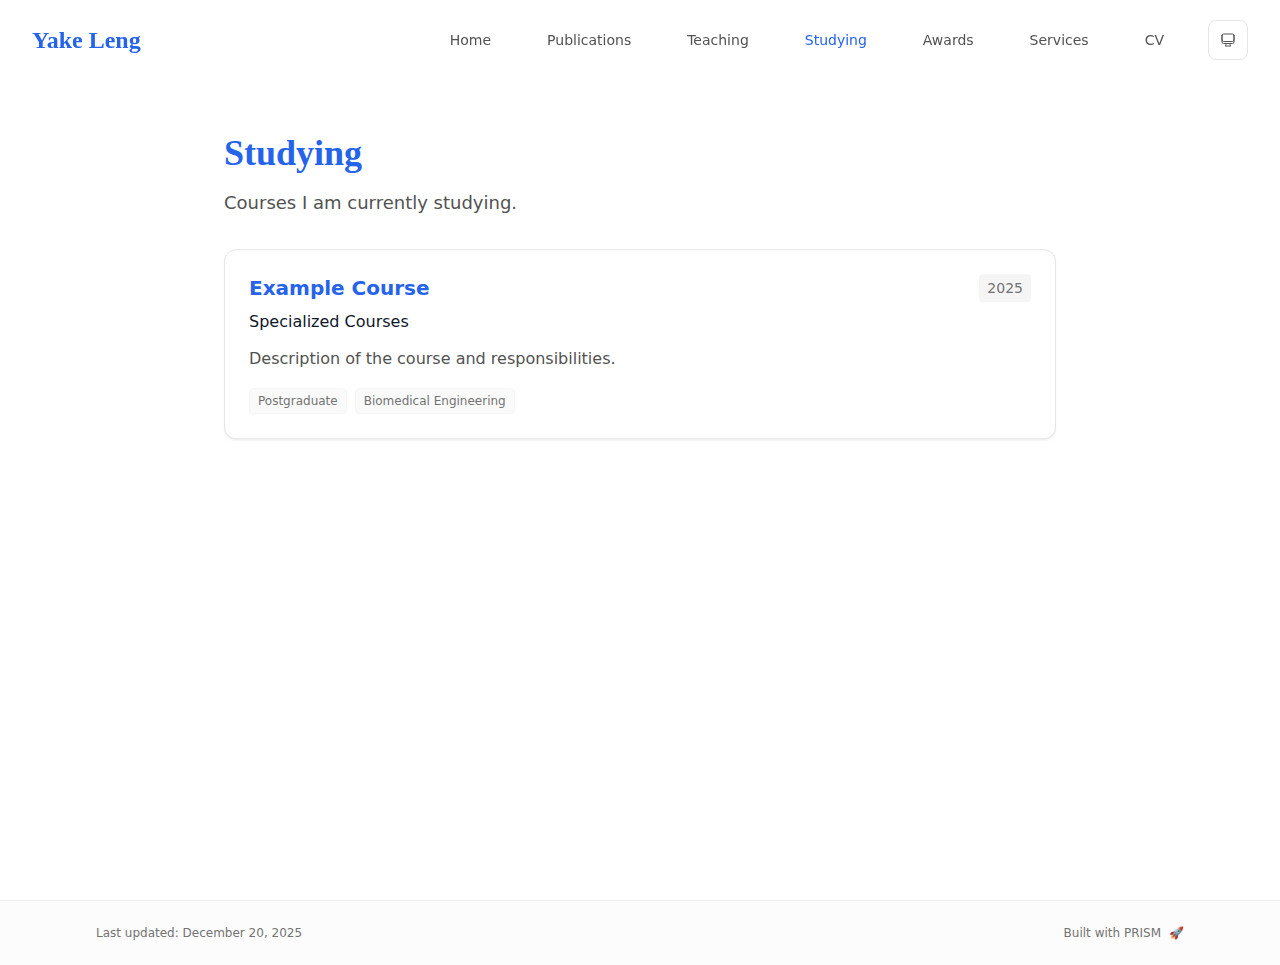
<file: studying.html>
<!DOCTYPE html><html lang="en" class="scroll-smooth"><head><meta charSet="utf-8"/><meta name="viewport" content="width=device-width, initial-scale=1"/><link rel="stylesheet" href="/_next/static/css/94ef60ad5fb357a0.css" data-precedence="next"/><link rel="preload" as="script" fetchPriority="low" href="/_next/static/chunks/webpack-652247fbe7d62228.js"/><script src="/_next/static/chunks/fd9d1056-76974ae4abf5b983.js" async=""></script><script src="/_next/static/chunks/117-9fe98054019f44f2.js" async=""></script><script src="/_next/static/chunks/main-app-4f798570b26ce248.js" async=""></script><script src="/_next/static/chunks/295-f6dd20e67a50725e.js" async=""></script><script src="/_next/static/chunks/648-1561102426c06c76.js" async=""></script><script src="/_next/static/chunks/798-9adf8897d5677c48.js" async=""></script><script src="/_next/static/chunks/app/layout-d6eaede9909853ca.js" async=""></script><script src="/_next/static/chunks/416-ff6bc8938794bd16.js" async=""></script><script src="/_next/static/chunks/365-c3c1da020b8e50b0.js" async=""></script><script src="/_next/static/chunks/app/%5Bslug%5D/page-aa92f71304925cb3.js" async=""></script><title>Studying | Yake Leng</title><meta name="description" content="Courses I am currently studying."/><meta name="author" content="Yake Leng"/><meta name="keywords" content="Yake Leng,PhD,Research,FUDAN University"/><meta name="creator" content="Yake Leng"/><meta name="publisher" content="Yake Leng"/><meta property="og:title" content="Yake Leng"/><meta property="og:description" content="PhD student at the FUDAN University."/><meta property="og:site_name" content="Yake Leng&#x27;s Academic Website"/><meta property="og:locale" content="en_US"/><meta property="og:type" content="website"/><meta name="twitter:card" content="summary"/><meta name="twitter:title" content="Yake Leng"/><meta name="twitter:description" content="PhD student at the FUDAN University."/><link rel="icon" href="/bio.png"/><link rel="icon" href="/bio.png" type="image/svg+xml"/><link rel="dns-prefetch" href="https://google-fonts.jialeliu.com"/><link rel="preconnect" href="https://google-fonts.jialeliu.com" crossorigin=""/><link rel="preload" as="style" href="https://google-fonts.jialeliu.com/css2?family=Inter:wght@300;400;500;600;700&amp;family=Crimson+Text:ital,wght@0,400;0,600;1,400&amp;display=swap"/><link rel="stylesheet" id="gfonts-css" href="https://google-fonts.jialeliu.com/css2?family=Inter:wght@300;400;500;600;700&amp;family=Crimson+Text:ital,wght@0,400;0,600;1,400&amp;display=swap" media="print"/><script>
              (function(){
                var l = document.getElementById('gfonts-css');
                if (!l) return;
                if (l.media !== 'all') {
                  l.addEventListener('load', function(){ try { l.media = 'all'; } catch(e){} });
                }
              })();
            </script><noscript><link rel="stylesheet" href="https://google-fonts.jialeliu.com/css2?family=Inter:wght@300;400;500;600;700&amp;family=Crimson+Text:ital,wght@0,400;0,600;1,400&amp;display=swap"/></noscript><script>
              try {
                const theme = localStorage.getItem('theme-storage');
                const parsed = theme ? JSON.parse(theme) : null;
                const setting = parsed?.state?.theme || 'system';
                const prefersDark = typeof window !== 'undefined' && window.matchMedia && window.matchMedia('(prefers-color-scheme: dark)').matches;
                const effective = setting === 'dark' ? 'dark' : (setting === 'light' ? 'light' : (prefersDark ? 'dark' : 'light'));
                var root = document.documentElement;
                root.classList.add(effective);
                root.setAttribute('data-theme', effective);
              } catch (e) {
                var root = document.documentElement;
                root.classList.add('light');
                root.setAttribute('data-theme', 'light');
              }
            </script><script src="/_next/static/chunks/polyfills-42372ed130431b0a.js" noModule=""></script></head><body class="font-sans antialiased"><div style="visibility:hidden"><nav class="fixed top-0 left-0 right-0 z-50" data-headlessui-state=""><div class="transition-all duration-300 ease-out bg-transparent" style="transform:translateY(-100px)"><div class="max-w-7xl mx-auto px-4 sm:px-6 lg:px-8"><div class="flex justify-between items-center h-16 lg:h-20"><div class="flex-shrink-0" tabindex="0"><a class="text-xl lg:text-2xl font-serif font-semibold text-primary hover:text-accent transition-colors duration-200" href="/">Yake Leng</a></div><div class="hidden lg:block"><div class="ml-10 flex items-center space-x-8"><div class="flex items-baseline space-x-8"><a class="relative px-3 py-2 text-sm font-medium transition-all duration-200 rounded hover:bg-accent/10 hover:shadow-sm text-neutral-600 hover:text-primary" href="/"><span class="relative z-10">Home</span></a><a class="relative px-3 py-2 text-sm font-medium transition-all duration-200 rounded hover:bg-accent/10 hover:shadow-sm text-neutral-600 hover:text-primary" href="/publications"><span class="relative z-10">Publications</span></a><a class="relative px-3 py-2 text-sm font-medium transition-all duration-200 rounded hover:bg-accent/10 hover:shadow-sm text-neutral-600 hover:text-primary" href="/teaching"><span class="relative z-10">Teaching</span></a><a class="relative px-3 py-2 text-sm font-medium transition-all duration-200 rounded hover:bg-accent/10 hover:shadow-sm text-primary" href="/studying"><span class="relative z-10">Studying</span><div class="absolute inset-0 bg-accent/10 rounded-lg"></div></a><a class="relative px-3 py-2 text-sm font-medium transition-all duration-200 rounded hover:bg-accent/10 hover:shadow-sm text-neutral-600 hover:text-primary" href="/awards"><span class="relative z-10">Awards</span></a><a class="relative px-3 py-2 text-sm font-medium transition-all duration-200 rounded hover:bg-accent/10 hover:shadow-sm text-neutral-600 hover:text-primary" href="/services"><span class="relative z-10">Services</span></a><a class="relative px-3 py-2 text-sm font-medium transition-all duration-200 rounded hover:bg-accent/10 hover:shadow-sm text-neutral-600 hover:text-primary" href="/cv"><span class="relative z-10">CV</span></a></div><div class="flex items-center justify-center w-10 h-10 rounded-lg border border-neutral-200 dark:border-[rgba(148,163,184,0.24)] bg-background dark:bg-neutral-800"><div class="w-4 h-4 rounded-full bg-neutral-300 animate-pulse"></div></div></div></div><div class="lg:hidden flex items-center space-x-2"><div class="flex items-center justify-center w-10 h-10 rounded-lg border border-neutral-200 dark:border-[rgba(148,163,184,0.24)] bg-background dark:bg-neutral-800"><div class="w-4 h-4 rounded-full bg-neutral-300 animate-pulse"></div></div><button class="inline-flex items-center justify-center p-2 rounded-md text-neutral-600 hover:text-primary hover:bg-neutral-100 dark:hover:bg-neutral-800 focus:outline-none focus:ring-2 focus:ring-inset focus:ring-accent transition-colors duration-200" id="headlessui-disclosure-button-:Rn5kq:" type="button" aria-expanded="false" data-headlessui-state=""><span class="sr-only">Open main menu</span><div><svg xmlns="http://www.w3.org/2000/svg" fill="none" viewBox="0 0 24 24" stroke-width="1.5" stroke="currentColor" aria-hidden="true" data-slot="icon" class="block h-6 w-6"><path stroke-linecap="round" stroke-linejoin="round" d="M3.75 6.75h16.5M3.75 12h16.5m-16.5 5.25h16.5"></path></svg></div></button></div></div></div></div></nav><main class="min-h-screen pt-16 lg:pt-20"><div class="max-w-4xl mx-auto px-4 sm:px-6 lg:px-8 py-12"><div style="opacity:0;transform:translateY(20px)"><div class="mb-8"><h1 class="text-4xl font-serif font-bold text-primary mb-4">Studying</h1><p class="text-lg text-neutral-600 dark:text-neutral-500 max-w-2xl">Courses I am currently studying.</p></div><div class="grid gap-6"><div class="bg-white dark:bg-neutral-900 p-6 rounded-xl shadow-sm border border-neutral-200 dark:border-neutral-800 hover:shadow-lg transition-all duration-200 hover:scale-[1.01]" style="opacity:0;transform:translateY(20px)"><div class="flex justify-between items-start mb-2"><h3 class="text-xl font-semibold text-primary">Example Course</h3><span class="text-sm text-neutral-500 font-medium bg-neutral-100 dark:bg-neutral-800 px-2 py-1 rounded">2025</span></div><p class="text-base text-accent font-medium mb-3">Specialized Courses</p><p class="text-base text-neutral-600 dark:text-neutral-500 leading-relaxed">Description of the course and responsibilities.</p><div class="flex flex-wrap gap-2 mt-4"><span class="text-xs text-neutral-500 bg-neutral-50 dark:bg-neutral-800/50 px-2 py-1 rounded border border-neutral-100 dark:border-neutral-800">Postgraduate</span><span class="text-xs text-neutral-500 bg-neutral-50 dark:bg-neutral-800/50 px-2 py-1 rounded border border-neutral-100 dark:border-neutral-800">Biomedical Engineering</span></div></div></div></div></div></main><footer class="border-t border-neutral-200/50 bg-neutral-50/50 dark:bg-neutral-900/50 dark:border-neutral-700/50"><div class="max-w-6xl mx-auto px-4 sm:px-6 lg:px-8 py-6"><div class="flex flex-col sm:flex-row justify-between items-center gap-2"><p class="text-xs text-neutral-500">Last updated: <!-- -->December 20, 2025</p><p class="text-xs text-neutral-500 flex items-center"><a href="https://github.com/xyjoey/PRISM" target="_blank" rel="noopener noreferrer">Built with PRISM</a><span class="ml-2">🚀</span></p></div></div></footer></div><script src="/_next/static/chunks/webpack-652247fbe7d62228.js" async=""></script><script>(self.__next_f=self.__next_f||[]).push([0]);self.__next_f.push([2,null])</script><script>self.__next_f.push([1,"1:HL[\"/_next/static/css/94ef60ad5fb357a0.css\",\"style\"]\n"])</script><script>self.__next_f.push([1,"2:I[2846,[],\"\"]\n5:I[4707,[],\"\"]\n7:I[6423,[],\"\"]\n8:I[4154,[\"295\",\"static/chunks/295-f6dd20e67a50725e.js\",\"648\",\"static/chunks/648-1561102426c06c76.js\",\"798\",\"static/chunks/798-9adf8897d5677c48.js\",\"185\",\"static/chunks/app/layout-d6eaede9909853ca.js\"],\"ThemeProvider\"]\n9:I[3860,[\"295\",\"static/chunks/295-f6dd20e67a50725e.js\",\"648\",\"static/chunks/648-1561102426c06c76.js\",\"798\",\"static/chunks/798-9adf8897d5677c48.js\",\"185\",\"static/chunks/app/layout-d6eaede9909853ca.js\"],\"default\"]\na:I[1131,[\"295\",\"static/chunks/295-f6dd20e67a50725e.js\",\"648\",\"static/chunks/648-1561102426c06c76.js\",\"798\",\"static/chunks/798-9adf8897d5677c48.js\",\"185\",\"static/chunks/app/layout-d6eaede9909853ca.js\"],\"default\"]\nc:I[1060,[],\"\"]\n6:[\"slug\",\"studying\",\"d\"]\nd:[]\n"])</script><script>self.__next_f.push([1,"0:[\"$\",\"$L2\",null,{\"buildId\":\"jHNOWZUhyc34zo6nvY7O3\",\"assetPrefix\":\"\",\"urlParts\":[\"\",\"studying\"],\"initialTree\":[\"\",{\"children\":[[\"slug\",\"studying\",\"d\"],{\"children\":[\"__PAGE__?{\\\"slug\\\":\\\"studying\\\"}\",{}]}]},\"$undefined\",\"$undefined\",true],\"initialSeedData\":[\"\",{\"children\":[[\"slug\",\"studying\",\"d\"],{\"children\":[\"__PAGE__\",{},[[\"$L3\",\"$L4\",null],null],null]},[null,[\"$\",\"$L5\",null,{\"parallelRouterKey\":\"children\",\"segmentPath\":[\"children\",\"$6\",\"children\"],\"error\":\"$undefined\",\"errorStyles\":\"$undefined\",\"errorScripts\":\"$undefined\",\"template\":[\"$\",\"$L7\",null,{}],\"templateStyles\":\"$undefined\",\"templateScripts\":\"$undefined\",\"notFound\":\"$undefined\",\"notFoundStyles\":\"$undefined\"}]],null]},[[[[\"$\",\"link\",\"0\",{\"rel\":\"stylesheet\",\"href\":\"/_next/static/css/94ef60ad5fb357a0.css\",\"precedence\":\"next\",\"crossOrigin\":\"$undefined\"}]],[\"$\",\"html\",null,{\"lang\":\"en\",\"className\":\"scroll-smooth\",\"suppressHydrationWarning\":true,\"children\":[[\"$\",\"head\",null,{\"children\":[[\"$\",\"link\",null,{\"rel\":\"icon\",\"href\":\"/bio.png\",\"type\":\"image/svg+xml\"}],[\"$\",\"link\",null,{\"rel\":\"dns-prefetch\",\"href\":\"https://google-fonts.jialeliu.com\"}],[\"$\",\"link\",null,{\"rel\":\"preconnect\",\"href\":\"https://google-fonts.jialeliu.com\",\"crossOrigin\":\"\"}],[\"$\",\"link\",null,{\"rel\":\"preload\",\"as\":\"style\",\"href\":\"https://google-fonts.jialeliu.com/css2?family=Inter:wght@300;400;500;600;700\u0026family=Crimson+Text:ital,wght@0,400;0,600;1,400\u0026display=swap\"}],[\"$\",\"link\",null,{\"rel\":\"stylesheet\",\"id\":\"gfonts-css\",\"href\":\"https://google-fonts.jialeliu.com/css2?family=Inter:wght@300;400;500;600;700\u0026family=Crimson+Text:ital,wght@0,400;0,600;1,400\u0026display=swap\",\"media\":\"print\"}],[\"$\",\"script\",null,{\"dangerouslySetInnerHTML\":{\"__html\":\"\\n              (function(){\\n                var l = document.getElementById('gfonts-css');\\n                if (!l) return;\\n                if (l.media !== 'all') {\\n                  l.addEventListener('load', function(){ try { l.media = 'all'; } catch(e){} });\\n                }\\n              })();\\n            \"}}],[\"$\",\"noscript\",null,{\"children\":[\"$\",\"link\",null,{\"rel\":\"stylesheet\",\"href\":\"https://google-fonts.jialeliu.com/css2?family=Inter:wght@300;400;500;600;700\u0026family=Crimson+Text:ital,wght@0,400;0,600;1,400\u0026display=swap\"}]}],[\"$\",\"script\",null,{\"dangerouslySetInnerHTML\":{\"__html\":\"\\n              try {\\n                const theme = localStorage.getItem('theme-storage');\\n                const parsed = theme ? JSON.parse(theme) : null;\\n                const setting = parsed?.state?.theme || 'system';\\n                const prefersDark = typeof window !== 'undefined' \u0026\u0026 window.matchMedia \u0026\u0026 window.matchMedia('(prefers-color-scheme: dark)').matches;\\n                const effective = setting === 'dark' ? 'dark' : (setting === 'light' ? 'light' : (prefersDark ? 'dark' : 'light'));\\n                var root = document.documentElement;\\n                root.classList.add(effective);\\n                root.setAttribute('data-theme', effective);\\n              } catch (e) {\\n                var root = document.documentElement;\\n                root.classList.add('light');\\n                root.setAttribute('data-theme', 'light');\\n              }\\n            \"}}]]}],[\"$\",\"body\",null,{\"className\":\"font-sans antialiased\",\"children\":[\"$\",\"$L8\",null,{\"children\":[[\"$\",\"$L9\",null,{\"items\":[{\"title\":\"Home\",\"type\":\"page\",\"target\":\"Home\",\"href\":\"/\"},{\"title\":\"Publications\",\"type\":\"page\",\"target\":\"publications\",\"href\":\"/publications\"},{\"title\":\"Teaching\",\"type\":\"page\",\"target\":\"teaching\",\"href\":\"/teaching\"},{\"title\":\"Studying\",\"type\":\"page\",\"target\":\"studying\",\"href\":\"/studying\"},{\"title\":\"Awards\",\"type\":\"page\",\"target\":\"awards\",\"href\":\"/awards\"},{\"title\":\"Services\",\"type\":\"page\",\"target\":\"services\",\"href\":\"/services\"},{\"title\":\"CV\",\"type\":\"page\",\"target\":\"cv\",\"href\":\"/cv\"}],\"siteTitle\":\"Yake Leng\",\"enableOnePageMode\":false}],[\"$\",\"main\",null,{\"className\":\"min-h-screen pt-16 lg:pt-20\",\"children\":[\"$\",\"$L5\",null,{\"parallelRouterKey\":\"children\",\"segmentPath\":[\"children\"],\"error\":\"$undefined\",\"errorStyles\":\"$undefined\",\"errorScripts\":\"$undefined\",\"template\":[\"$\",\"$L7\",null,{}],\"templateStyles\":\"$undefined\",\"templateScripts\":\"$undefined\",\"notFound\":[[\"$\",\"title\",null,{\"children\":\"404: This page could not be found.\"}],[\"$\",\"div\",null,{\"style\":{\"fontFamily\":\"system-ui,\\\"Segoe UI\\\",Roboto,Helvetica,Arial,sans-serif,\\\"Apple Color Emoji\\\",\\\"Segoe UI Emoji\\\"\",\"height\":\"100vh\",\"textAlign\":\"center\",\"display\":\"flex\",\"flexDirection\":\"column\",\"alignItems\":\"center\",\"justifyContent\":\"center\"},\"children\":[\"$\",\"div\",null,{\"children\":[[\"$\",\"style\",null,{\"dangerouslySetInnerHTML\":{\"__html\":\"body{color:#000;background:#fff;margin:0}.next-error-h1{border-right:1px solid rgba(0,0,0,.3)}@media (prefers-color-scheme:dark){body{color:#fff;background:#000}.next-error-h1{border-right:1px solid rgba(255,255,255,.3)}}\"}}],[\"$\",\"h1\",null,{\"className\":\"next-error-h1\",\"style\":{\"display\":\"inline-block\",\"margin\":\"0 20px 0 0\",\"padding\":\"0 23px 0 0\",\"fontSize\":24,\"fontWeight\":500,\"verticalAlign\":\"top\",\"lineHeight\":\"49px\"},\"children\":\"404\"}],[\"$\",\"div\",null,{\"style\":{\"display\":\"inline-block\"},\"children\":[\"$\",\"h2\",null,{\"style\":{\"fontSize\":14,\"fontWeight\":400,\"lineHeight\":\"49px\",\"margin\":0},\"children\":\"This page could not be found.\"}]}]]}]}]],\"notFoundStyles\":[]}]}],[\"$\",\"$La\",null,{\"lastUpdated\":\"December 20, 2025\"}]]}]}]]}]],null],null],\"couldBeIntercepted\":false,\"initialHead\":[null,\"$Lb\"],\"globalErrorComponent\":\"$c\",\"missingSlots\":\"$Wd\"}]\n"])</script><script>self.__next_f.push([1,"e:I[9255,[\"295\",\"static/chunks/295-f6dd20e67a50725e.js\",\"416\",\"static/chunks/416-ff6bc8938794bd16.js\",\"365\",\"static/chunks/365-c3c1da020b8e50b0.js\",\"42\",\"static/chunks/app/%5Bslug%5D/page-aa92f71304925cb3.js\"],\"default\"]\n4:[\"$\",\"div\",null,{\"className\":\"max-w-4xl mx-auto px-4 sm:px-6 lg:px-8 py-12\",\"children\":[false,false,[\"$\",\"$Le\",null,{\"config\":{\"type\":\"card\",\"title\":\"Studying\",\"description\":\"Courses I am currently studying.\",\"items\":[{\"title\":\"Example Course\",\"subtitle\":\"Specialized Courses\",\"date\":\"2025\",\"content\":\"Description of the course and responsibilities.\",\"tags\":[\"Postgraduate\",\"Biomedical Engineering\"]}]}}]]}]\nb:[[\"$\",\"meta\",\"0\",{\"name\":\"viewport\",\"content\":\"width=device-width, initial-scale=1\"}],[\"$\",\"meta\",\"1\",{\"charSet\":\"utf-8\"}],[\"$\",\"title\",\"2\",{\"children\":\"Studying | Yake Leng\"}],[\"$\",\"meta\",\"3\",{\"name\":\"description\",\"content\":\"Courses I am currently studying.\"}],[\"$\",\"meta\",\"4\",{\"name\":\"author\",\"content\":\"Yake Leng\"}],[\"$\",\"meta\",\"5\",{\"name\":\"keywords\",\"content\":\"Yake Leng,PhD,Research,FUDAN University\"}],[\"$\",\"meta\",\"6\",{\"name\":\"creator\",\"content\":\"Yake Leng\"}],[\"$\",\"meta\",\"7\",{\"name\":\"publisher\",\"content\":\"Yake Leng\"}],[\"$\",\"meta\",\"8\",{\"property\":\"og:title\",\"content\":\"Yake Leng\"}],[\"$\",\"meta\",\"9\",{\"property\":\"og:description\",\"content\":\"PhD student at the FUDAN University.\"}],[\"$\",\"meta\",\"10\",{\"property\":\"og:site_name\",\"content\":\"Yake Leng's Academic Website\"}],[\"$\",\"meta\",\"11\",{\"property\":\"og:locale\",\"content\":\"en_US\"}],[\"$\",\"meta\",\"12\",{\"property\":\"og:type\",\"content\":\"website\"}],[\"$\",\"meta\",\"13\",{\"name\":\"twitter:card\",\"content\":\"summary\"}],[\"$\",\"meta\",\"14\",{\"name\":\"twitter:title\",\"content\":\"Yake Leng\"}],[\"$\",\"meta\",\"15\",{\"name\":\"twitter:description\",\"content\":\"PhD student at the FUDAN University.\"}],[\"$\",\"link\",\"16\",{\"rel\":\"icon\",\"href\":\"/bio.png\"}]]\n3:null\n"])</script></body></html>
</file>
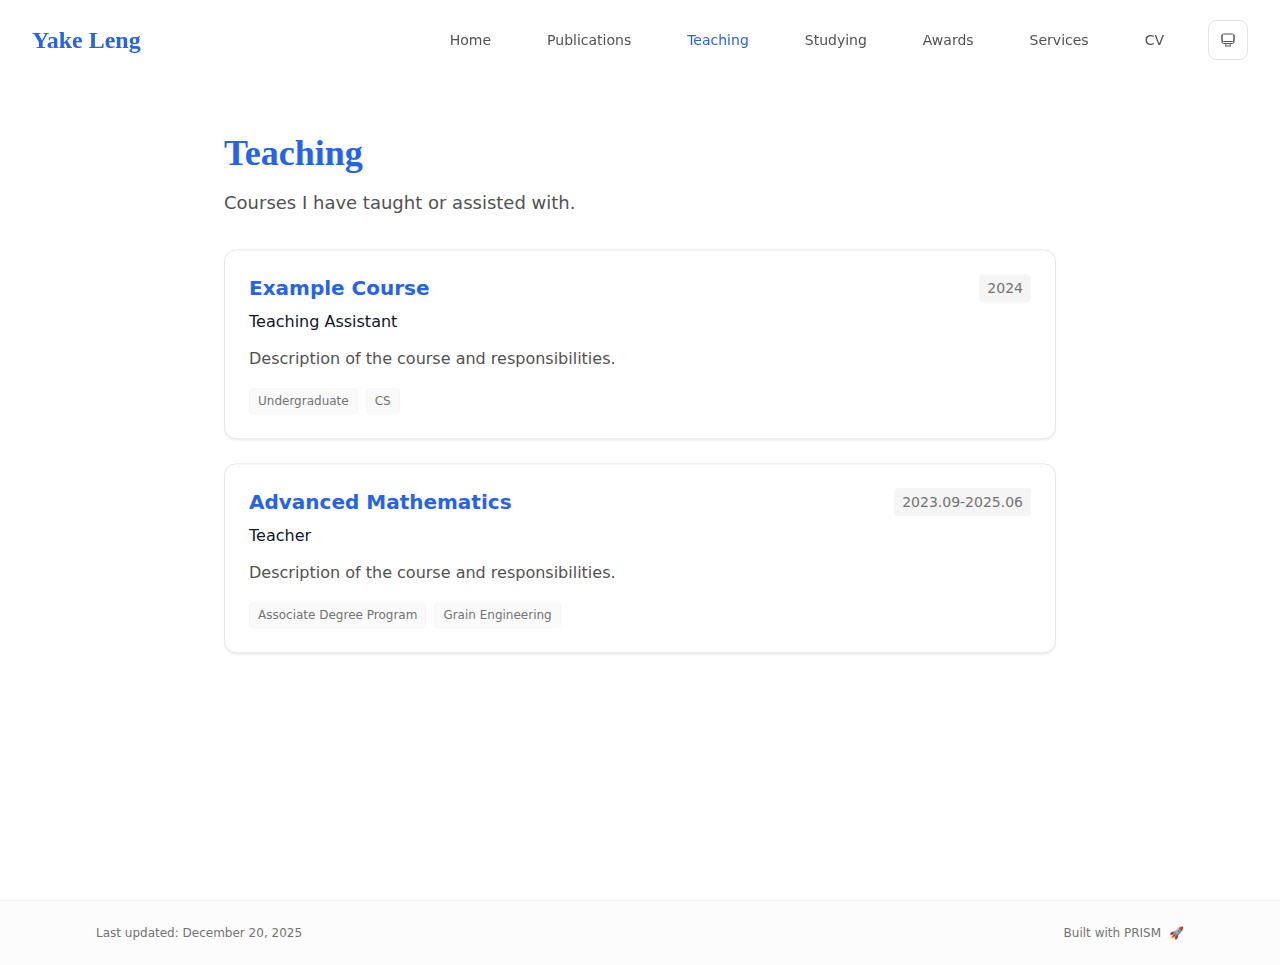
<file: teaching.html>
<!DOCTYPE html><html lang="en" class="scroll-smooth"><head><meta charSet="utf-8"/><meta name="viewport" content="width=device-width, initial-scale=1"/><link rel="stylesheet" href="/_next/static/css/94ef60ad5fb357a0.css" data-precedence="next"/><link rel="preload" as="script" fetchPriority="low" href="/_next/static/chunks/webpack-652247fbe7d62228.js"/><script src="/_next/static/chunks/fd9d1056-76974ae4abf5b983.js" async=""></script><script src="/_next/static/chunks/117-9fe98054019f44f2.js" async=""></script><script src="/_next/static/chunks/main-app-4f798570b26ce248.js" async=""></script><script src="/_next/static/chunks/295-f6dd20e67a50725e.js" async=""></script><script src="/_next/static/chunks/648-1561102426c06c76.js" async=""></script><script src="/_next/static/chunks/798-9adf8897d5677c48.js" async=""></script><script src="/_next/static/chunks/app/layout-d6eaede9909853ca.js" async=""></script><script src="/_next/static/chunks/416-ff6bc8938794bd16.js" async=""></script><script src="/_next/static/chunks/365-c3c1da020b8e50b0.js" async=""></script><script src="/_next/static/chunks/app/%5Bslug%5D/page-aa92f71304925cb3.js" async=""></script><title>Teaching | Yake Leng</title><meta name="description" content="Courses I have taught or assisted with."/><meta name="author" content="Yake Leng"/><meta name="keywords" content="Yake Leng,PhD,Research,FUDAN University"/><meta name="creator" content="Yake Leng"/><meta name="publisher" content="Yake Leng"/><meta property="og:title" content="Yake Leng"/><meta property="og:description" content="PhD student at the FUDAN University."/><meta property="og:site_name" content="Yake Leng&#x27;s Academic Website"/><meta property="og:locale" content="en_US"/><meta property="og:type" content="website"/><meta name="twitter:card" content="summary"/><meta name="twitter:title" content="Yake Leng"/><meta name="twitter:description" content="PhD student at the FUDAN University."/><link rel="icon" href="/bio.png"/><link rel="icon" href="/bio.png" type="image/svg+xml"/><link rel="dns-prefetch" href="https://google-fonts.jialeliu.com"/><link rel="preconnect" href="https://google-fonts.jialeliu.com" crossorigin=""/><link rel="preload" as="style" href="https://google-fonts.jialeliu.com/css2?family=Inter:wght@300;400;500;600;700&amp;family=Crimson+Text:ital,wght@0,400;0,600;1,400&amp;display=swap"/><link rel="stylesheet" id="gfonts-css" href="https://google-fonts.jialeliu.com/css2?family=Inter:wght@300;400;500;600;700&amp;family=Crimson+Text:ital,wght@0,400;0,600;1,400&amp;display=swap" media="print"/><script>
              (function(){
                var l = document.getElementById('gfonts-css');
                if (!l) return;
                if (l.media !== 'all') {
                  l.addEventListener('load', function(){ try { l.media = 'all'; } catch(e){} });
                }
              })();
            </script><noscript><link rel="stylesheet" href="https://google-fonts.jialeliu.com/css2?family=Inter:wght@300;400;500;600;700&amp;family=Crimson+Text:ital,wght@0,400;0,600;1,400&amp;display=swap"/></noscript><script>
              try {
                const theme = localStorage.getItem('theme-storage');
                const parsed = theme ? JSON.parse(theme) : null;
                const setting = parsed?.state?.theme || 'system';
                const prefersDark = typeof window !== 'undefined' && window.matchMedia && window.matchMedia('(prefers-color-scheme: dark)').matches;
                const effective = setting === 'dark' ? 'dark' : (setting === 'light' ? 'light' : (prefersDark ? 'dark' : 'light'));
                var root = document.documentElement;
                root.classList.add(effective);
                root.setAttribute('data-theme', effective);
              } catch (e) {
                var root = document.documentElement;
                root.classList.add('light');
                root.setAttribute('data-theme', 'light');
              }
            </script><script src="/_next/static/chunks/polyfills-42372ed130431b0a.js" noModule=""></script></head><body class="font-sans antialiased"><div style="visibility:hidden"><nav class="fixed top-0 left-0 right-0 z-50" data-headlessui-state=""><div class="transition-all duration-300 ease-out bg-transparent" style="transform:translateY(-100px)"><div class="max-w-7xl mx-auto px-4 sm:px-6 lg:px-8"><div class="flex justify-between items-center h-16 lg:h-20"><div class="flex-shrink-0" tabindex="0"><a class="text-xl lg:text-2xl font-serif font-semibold text-primary hover:text-accent transition-colors duration-200" href="/">Yake Leng</a></div><div class="hidden lg:block"><div class="ml-10 flex items-center space-x-8"><div class="flex items-baseline space-x-8"><a class="relative px-3 py-2 text-sm font-medium transition-all duration-200 rounded hover:bg-accent/10 hover:shadow-sm text-neutral-600 hover:text-primary" href="/"><span class="relative z-10">Home</span></a><a class="relative px-3 py-2 text-sm font-medium transition-all duration-200 rounded hover:bg-accent/10 hover:shadow-sm text-neutral-600 hover:text-primary" href="/publications"><span class="relative z-10">Publications</span></a><a class="relative px-3 py-2 text-sm font-medium transition-all duration-200 rounded hover:bg-accent/10 hover:shadow-sm text-primary" href="/teaching"><span class="relative z-10">Teaching</span><div class="absolute inset-0 bg-accent/10 rounded-lg"></div></a><a class="relative px-3 py-2 text-sm font-medium transition-all duration-200 rounded hover:bg-accent/10 hover:shadow-sm text-neutral-600 hover:text-primary" href="/studying"><span class="relative z-10">Studying</span></a><a class="relative px-3 py-2 text-sm font-medium transition-all duration-200 rounded hover:bg-accent/10 hover:shadow-sm text-neutral-600 hover:text-primary" href="/awards"><span class="relative z-10">Awards</span></a><a class="relative px-3 py-2 text-sm font-medium transition-all duration-200 rounded hover:bg-accent/10 hover:shadow-sm text-neutral-600 hover:text-primary" href="/services"><span class="relative z-10">Services</span></a><a class="relative px-3 py-2 text-sm font-medium transition-all duration-200 rounded hover:bg-accent/10 hover:shadow-sm text-neutral-600 hover:text-primary" href="/cv"><span class="relative z-10">CV</span></a></div><div class="flex items-center justify-center w-10 h-10 rounded-lg border border-neutral-200 dark:border-[rgba(148,163,184,0.24)] bg-background dark:bg-neutral-800"><div class="w-4 h-4 rounded-full bg-neutral-300 animate-pulse"></div></div></div></div><div class="lg:hidden flex items-center space-x-2"><div class="flex items-center justify-center w-10 h-10 rounded-lg border border-neutral-200 dark:border-[rgba(148,163,184,0.24)] bg-background dark:bg-neutral-800"><div class="w-4 h-4 rounded-full bg-neutral-300 animate-pulse"></div></div><button class="inline-flex items-center justify-center p-2 rounded-md text-neutral-600 hover:text-primary hover:bg-neutral-100 dark:hover:bg-neutral-800 focus:outline-none focus:ring-2 focus:ring-inset focus:ring-accent transition-colors duration-200" id="headlessui-disclosure-button-:Rn5kq:" type="button" aria-expanded="false" data-headlessui-state=""><span class="sr-only">Open main menu</span><div><svg xmlns="http://www.w3.org/2000/svg" fill="none" viewBox="0 0 24 24" stroke-width="1.5" stroke="currentColor" aria-hidden="true" data-slot="icon" class="block h-6 w-6"><path stroke-linecap="round" stroke-linejoin="round" d="M3.75 6.75h16.5M3.75 12h16.5m-16.5 5.25h16.5"></path></svg></div></button></div></div></div></div></nav><main class="min-h-screen pt-16 lg:pt-20"><div class="max-w-4xl mx-auto px-4 sm:px-6 lg:px-8 py-12"><div style="opacity:0;transform:translateY(20px)"><div class="mb-8"><h1 class="text-4xl font-serif font-bold text-primary mb-4">Teaching</h1><p class="text-lg text-neutral-600 dark:text-neutral-500 max-w-2xl">Courses I have taught or assisted with.</p></div><div class="grid gap-6"><div class="bg-white dark:bg-neutral-900 p-6 rounded-xl shadow-sm border border-neutral-200 dark:border-neutral-800 hover:shadow-lg transition-all duration-200 hover:scale-[1.01]" style="opacity:0;transform:translateY(20px)"><div class="flex justify-between items-start mb-2"><h3 class="text-xl font-semibold text-primary">Example Course</h3><span class="text-sm text-neutral-500 font-medium bg-neutral-100 dark:bg-neutral-800 px-2 py-1 rounded">2024</span></div><p class="text-base text-accent font-medium mb-3">Teaching Assistant</p><p class="text-base text-neutral-600 dark:text-neutral-500 leading-relaxed">Description of the course and responsibilities.</p><div class="flex flex-wrap gap-2 mt-4"><span class="text-xs text-neutral-500 bg-neutral-50 dark:bg-neutral-800/50 px-2 py-1 rounded border border-neutral-100 dark:border-neutral-800">Undergraduate</span><span class="text-xs text-neutral-500 bg-neutral-50 dark:bg-neutral-800/50 px-2 py-1 rounded border border-neutral-100 dark:border-neutral-800">CS</span></div></div><div class="bg-white dark:bg-neutral-900 p-6 rounded-xl shadow-sm border border-neutral-200 dark:border-neutral-800 hover:shadow-lg transition-all duration-200 hover:scale-[1.01]" style="opacity:0;transform:translateY(20px)"><div class="flex justify-between items-start mb-2"><h3 class="text-xl font-semibold text-primary">Advanced Mathematics</h3><span class="text-sm text-neutral-500 font-medium bg-neutral-100 dark:bg-neutral-800 px-2 py-1 rounded">2023.09-2025.06</span></div><p class="text-base text-accent font-medium mb-3">Teacher</p><p class="text-base text-neutral-600 dark:text-neutral-500 leading-relaxed">Description of the course and responsibilities.</p><div class="flex flex-wrap gap-2 mt-4"><span class="text-xs text-neutral-500 bg-neutral-50 dark:bg-neutral-800/50 px-2 py-1 rounded border border-neutral-100 dark:border-neutral-800">Associate Degree Program</span><span class="text-xs text-neutral-500 bg-neutral-50 dark:bg-neutral-800/50 px-2 py-1 rounded border border-neutral-100 dark:border-neutral-800">Grain Engineering</span></div></div></div></div></div></main><footer class="border-t border-neutral-200/50 bg-neutral-50/50 dark:bg-neutral-900/50 dark:border-neutral-700/50"><div class="max-w-6xl mx-auto px-4 sm:px-6 lg:px-8 py-6"><div class="flex flex-col sm:flex-row justify-between items-center gap-2"><p class="text-xs text-neutral-500">Last updated: <!-- -->December 20, 2025</p><p class="text-xs text-neutral-500 flex items-center"><a href="https://github.com/xyjoey/PRISM" target="_blank" rel="noopener noreferrer">Built with PRISM</a><span class="ml-2">🚀</span></p></div></div></footer></div><script src="/_next/static/chunks/webpack-652247fbe7d62228.js" async=""></script><script>(self.__next_f=self.__next_f||[]).push([0]);self.__next_f.push([2,null])</script><script>self.__next_f.push([1,"1:HL[\"/_next/static/css/94ef60ad5fb357a0.css\",\"style\"]\n"])</script><script>self.__next_f.push([1,"2:I[2846,[],\"\"]\n5:I[4707,[],\"\"]\n7:I[6423,[],\"\"]\n8:I[4154,[\"295\",\"static/chunks/295-f6dd20e67a50725e.js\",\"648\",\"static/chunks/648-1561102426c06c76.js\",\"798\",\"static/chunks/798-9adf8897d5677c48.js\",\"185\",\"static/chunks/app/layout-d6eaede9909853ca.js\"],\"ThemeProvider\"]\n9:I[3860,[\"295\",\"static/chunks/295-f6dd20e67a50725e.js\",\"648\",\"static/chunks/648-1561102426c06c76.js\",\"798\",\"static/chunks/798-9adf8897d5677c48.js\",\"185\",\"static/chunks/app/layout-d6eaede9909853ca.js\"],\"default\"]\na:I[1131,[\"295\",\"static/chunks/295-f6dd20e67a50725e.js\",\"648\",\"static/chunks/648-1561102426c06c76.js\",\"798\",\"static/chunks/798-9adf8897d5677c48.js\",\"185\",\"static/chunks/app/layout-d6eaede9909853ca.js\"],\"default\"]\nc:I[1060,[],\"\"]\n6:[\"slug\",\"teaching\",\"d\"]\nd:[]\n"])</script><script>self.__next_f.push([1,"0:[\"$\",\"$L2\",null,{\"buildId\":\"jHNOWZUhyc34zo6nvY7O3\",\"assetPrefix\":\"\",\"urlParts\":[\"\",\"teaching\"],\"initialTree\":[\"\",{\"children\":[[\"slug\",\"teaching\",\"d\"],{\"children\":[\"__PAGE__?{\\\"slug\\\":\\\"teaching\\\"}\",{}]}]},\"$undefined\",\"$undefined\",true],\"initialSeedData\":[\"\",{\"children\":[[\"slug\",\"teaching\",\"d\"],{\"children\":[\"__PAGE__\",{},[[\"$L3\",\"$L4\",null],null],null]},[null,[\"$\",\"$L5\",null,{\"parallelRouterKey\":\"children\",\"segmentPath\":[\"children\",\"$6\",\"children\"],\"error\":\"$undefined\",\"errorStyles\":\"$undefined\",\"errorScripts\":\"$undefined\",\"template\":[\"$\",\"$L7\",null,{}],\"templateStyles\":\"$undefined\",\"templateScripts\":\"$undefined\",\"notFound\":\"$undefined\",\"notFoundStyles\":\"$undefined\"}]],null]},[[[[\"$\",\"link\",\"0\",{\"rel\":\"stylesheet\",\"href\":\"/_next/static/css/94ef60ad5fb357a0.css\",\"precedence\":\"next\",\"crossOrigin\":\"$undefined\"}]],[\"$\",\"html\",null,{\"lang\":\"en\",\"className\":\"scroll-smooth\",\"suppressHydrationWarning\":true,\"children\":[[\"$\",\"head\",null,{\"children\":[[\"$\",\"link\",null,{\"rel\":\"icon\",\"href\":\"/bio.png\",\"type\":\"image/svg+xml\"}],[\"$\",\"link\",null,{\"rel\":\"dns-prefetch\",\"href\":\"https://google-fonts.jialeliu.com\"}],[\"$\",\"link\",null,{\"rel\":\"preconnect\",\"href\":\"https://google-fonts.jialeliu.com\",\"crossOrigin\":\"\"}],[\"$\",\"link\",null,{\"rel\":\"preload\",\"as\":\"style\",\"href\":\"https://google-fonts.jialeliu.com/css2?family=Inter:wght@300;400;500;600;700\u0026family=Crimson+Text:ital,wght@0,400;0,600;1,400\u0026display=swap\"}],[\"$\",\"link\",null,{\"rel\":\"stylesheet\",\"id\":\"gfonts-css\",\"href\":\"https://google-fonts.jialeliu.com/css2?family=Inter:wght@300;400;500;600;700\u0026family=Crimson+Text:ital,wght@0,400;0,600;1,400\u0026display=swap\",\"media\":\"print\"}],[\"$\",\"script\",null,{\"dangerouslySetInnerHTML\":{\"__html\":\"\\n              (function(){\\n                var l = document.getElementById('gfonts-css');\\n                if (!l) return;\\n                if (l.media !== 'all') {\\n                  l.addEventListener('load', function(){ try { l.media = 'all'; } catch(e){} });\\n                }\\n              })();\\n            \"}}],[\"$\",\"noscript\",null,{\"children\":[\"$\",\"link\",null,{\"rel\":\"stylesheet\",\"href\":\"https://google-fonts.jialeliu.com/css2?family=Inter:wght@300;400;500;600;700\u0026family=Crimson+Text:ital,wght@0,400;0,600;1,400\u0026display=swap\"}]}],[\"$\",\"script\",null,{\"dangerouslySetInnerHTML\":{\"__html\":\"\\n              try {\\n                const theme = localStorage.getItem('theme-storage');\\n                const parsed = theme ? JSON.parse(theme) : null;\\n                const setting = parsed?.state?.theme || 'system';\\n                const prefersDark = typeof window !== 'undefined' \u0026\u0026 window.matchMedia \u0026\u0026 window.matchMedia('(prefers-color-scheme: dark)').matches;\\n                const effective = setting === 'dark' ? 'dark' : (setting === 'light' ? 'light' : (prefersDark ? 'dark' : 'light'));\\n                var root = document.documentElement;\\n                root.classList.add(effective);\\n                root.setAttribute('data-theme', effective);\\n              } catch (e) {\\n                var root = document.documentElement;\\n                root.classList.add('light');\\n                root.setAttribute('data-theme', 'light');\\n              }\\n            \"}}]]}],[\"$\",\"body\",null,{\"className\":\"font-sans antialiased\",\"children\":[\"$\",\"$L8\",null,{\"children\":[[\"$\",\"$L9\",null,{\"items\":[{\"title\":\"Home\",\"type\":\"page\",\"target\":\"Home\",\"href\":\"/\"},{\"title\":\"Publications\",\"type\":\"page\",\"target\":\"publications\",\"href\":\"/publications\"},{\"title\":\"Teaching\",\"type\":\"page\",\"target\":\"teaching\",\"href\":\"/teaching\"},{\"title\":\"Studying\",\"type\":\"page\",\"target\":\"studying\",\"href\":\"/studying\"},{\"title\":\"Awards\",\"type\":\"page\",\"target\":\"awards\",\"href\":\"/awards\"},{\"title\":\"Services\",\"type\":\"page\",\"target\":\"services\",\"href\":\"/services\"},{\"title\":\"CV\",\"type\":\"page\",\"target\":\"cv\",\"href\":\"/cv\"}],\"siteTitle\":\"Yake Leng\",\"enableOnePageMode\":false}],[\"$\",\"main\",null,{\"className\":\"min-h-screen pt-16 lg:pt-20\",\"children\":[\"$\",\"$L5\",null,{\"parallelRouterKey\":\"children\",\"segmentPath\":[\"children\"],\"error\":\"$undefined\",\"errorStyles\":\"$undefined\",\"errorScripts\":\"$undefined\",\"template\":[\"$\",\"$L7\",null,{}],\"templateStyles\":\"$undefined\",\"templateScripts\":\"$undefined\",\"notFound\":[[\"$\",\"title\",null,{\"children\":\"404: This page could not be found.\"}],[\"$\",\"div\",null,{\"style\":{\"fontFamily\":\"system-ui,\\\"Segoe UI\\\",Roboto,Helvetica,Arial,sans-serif,\\\"Apple Color Emoji\\\",\\\"Segoe UI Emoji\\\"\",\"height\":\"100vh\",\"textAlign\":\"center\",\"display\":\"flex\",\"flexDirection\":\"column\",\"alignItems\":\"center\",\"justifyContent\":\"center\"},\"children\":[\"$\",\"div\",null,{\"children\":[[\"$\",\"style\",null,{\"dangerouslySetInnerHTML\":{\"__html\":\"body{color:#000;background:#fff;margin:0}.next-error-h1{border-right:1px solid rgba(0,0,0,.3)}@media (prefers-color-scheme:dark){body{color:#fff;background:#000}.next-error-h1{border-right:1px solid rgba(255,255,255,.3)}}\"}}],[\"$\",\"h1\",null,{\"className\":\"next-error-h1\",\"style\":{\"display\":\"inline-block\",\"margin\":\"0 20px 0 0\",\"padding\":\"0 23px 0 0\",\"fontSize\":24,\"fontWeight\":500,\"verticalAlign\":\"top\",\"lineHeight\":\"49px\"},\"children\":\"404\"}],[\"$\",\"div\",null,{\"style\":{\"display\":\"inline-block\"},\"children\":[\"$\",\"h2\",null,{\"style\":{\"fontSize\":14,\"fontWeight\":400,\"lineHeight\":\"49px\",\"margin\":0},\"children\":\"This page could not be found.\"}]}]]}]}]],\"notFoundStyles\":[]}]}],[\"$\",\"$La\",null,{\"lastUpdated\":\"December 20, 2025\"}]]}]}]]}]],null],null],\"couldBeIntercepted\":false,\"initialHead\":[null,\"$Lb\"],\"globalErrorComponent\":\"$c\",\"missingSlots\":\"$Wd\"}]\n"])</script><script>self.__next_f.push([1,"e:I[9255,[\"295\",\"static/chunks/295-f6dd20e67a50725e.js\",\"416\",\"static/chunks/416-ff6bc8938794bd16.js\",\"365\",\"static/chunks/365-c3c1da020b8e50b0.js\",\"42\",\"static/chunks/app/%5Bslug%5D/page-aa92f71304925cb3.js\"],\"default\"]\n4:[\"$\",\"div\",null,{\"className\":\"max-w-4xl mx-auto px-4 sm:px-6 lg:px-8 py-12\",\"children\":[false,false,[\"$\",\"$Le\",null,{\"config\":{\"type\":\"card\",\"title\":\"Teaching\",\"description\":\"Courses I have taught or assisted with.\",\"items\":[{\"title\":\"Example Course\",\"subtitle\":\"Teaching Assistant\",\"date\":\"2024\",\"content\":\"Description of the course and responsibilities.\",\"tags\":[\"Undergraduate\",\"CS\"]},{\"title\":\"Advanced Mathematics\",\"subtitle\":\"Teacher\",\"date\":\"2023.09-2025.06\",\"content\":\"Description of the course and responsibilities.\",\"tags\":[\"Associate Degree Program\",\"Grain Engineering\"]}]}}]]}]\nb:[[\"$\",\"meta\",\"0\",{\"name\":\"viewport\",\"content\":\"width=device-width, initial-scale=1\"}],[\"$\",\"meta\",\"1\",{\"charSet\":\"utf-8\"}],[\"$\",\"title\",\"2\",{\"children\":\"Teaching | Yake Leng\"}],[\"$\",\"meta\",\"3\",{\"name\":\"description\",\"content\":\"Courses I have taught or assisted with.\"}],[\"$\",\"meta\",\"4\",{\"name\":\"author\",\"content\":\"Yake Leng\"}],[\"$\",\"meta\",\"5\",{\"name\":\"keywords\",\"content\":\"Yake Leng,PhD,Research,FUDAN University\"}],[\"$\",\"meta\",\"6\",{\"name\":\"creator\",\"content\":\"Yake Leng\"}],[\"$\",\"meta\",\"7\",{\"name\":\"publisher\",\"content\":\"Yake Leng\"}],[\"$\",\"meta\",\"8\",{\"property\":\"og:title\",\"content\":\"Yake Leng\"}],[\"$\",\"meta\",\"9\",{\"property\":\"og:description\",\"content\":\"PhD student at the FUDAN University.\"}],[\"$\",\"meta\",\"10\",{\"property\":\"og:site_name\",\"content\":\"Yake Leng's Academic Website\"}],[\"$\",\"meta\",\"11\",{\"property\":\"og:locale\",\"content\":\"en_US\"}],[\"$\",\"meta\",\"12\",{\"property\":\"og:type\",\"content\":\"website\"}],[\"$\",\"meta\",\"13\",{\"name\":\"twitter:card\",\"content\":\"summary\"}],[\"$\",\"meta\",\"14\",{\"name\":\"twitter:title\",\"content\":\"Yake Leng\"}],[\"$\",\"meta\",\"15\",{\"name\":\"twitter:description\",\"content\":\"PhD student at the FUDAN University.\"}],[\"$\",\"link\",\"16\",{\"rel\":\"icon\",\"href\":\"/bio.png\"}]]\n3:null\n"])</script></body></html>
</file>
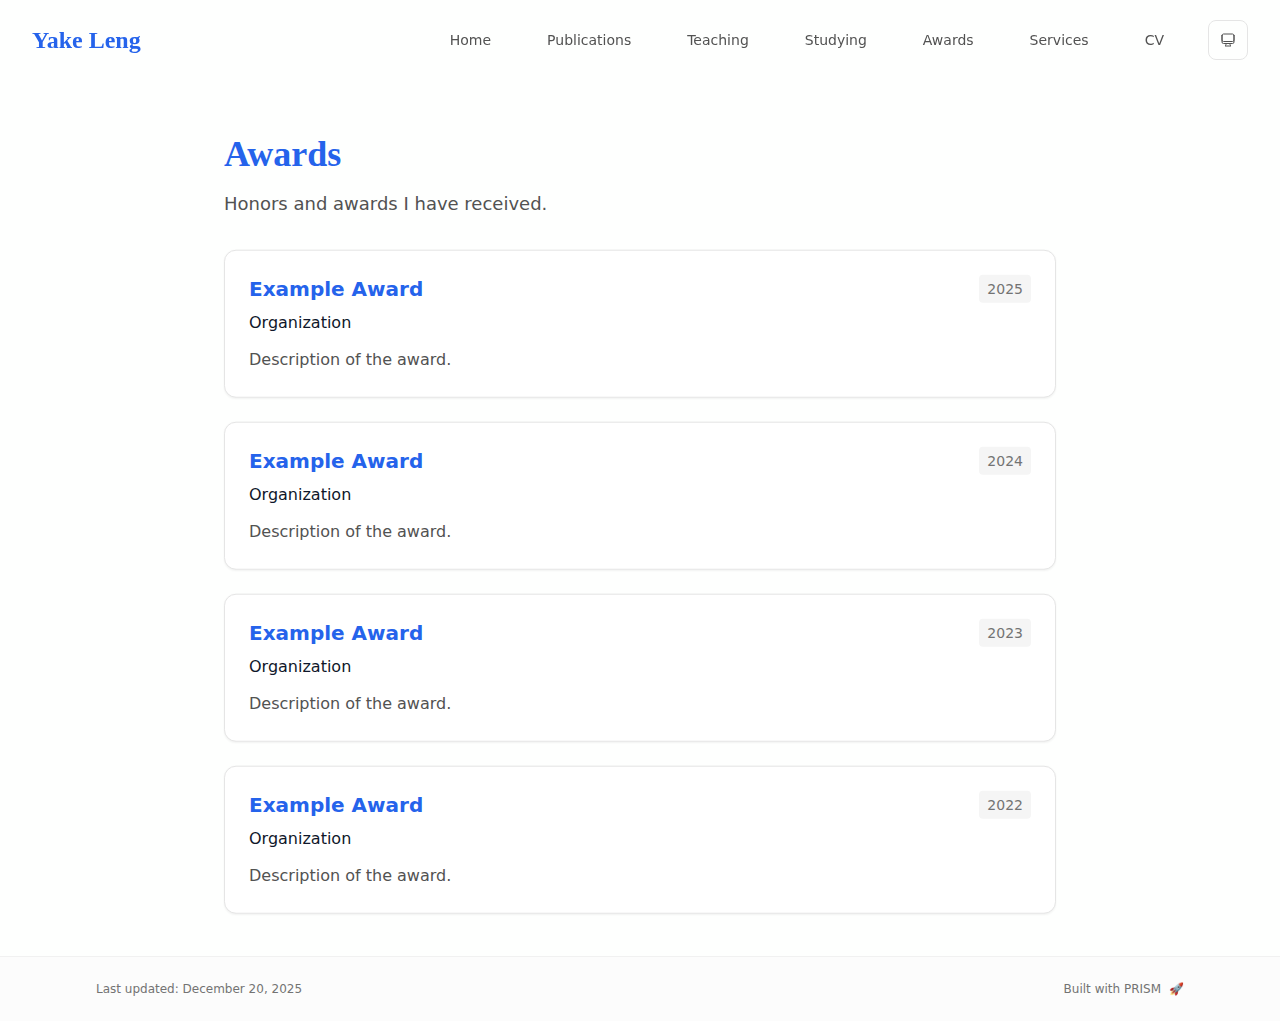
<file: out/awards.html>
<!DOCTYPE html><html lang="en" class="scroll-smooth"><head><meta charSet="utf-8"/><meta name="viewport" content="width=device-width, initial-scale=1"/><link rel="stylesheet" href="/_next/static/css/94ef60ad5fb357a0.css" data-precedence="next"/><link rel="preload" as="script" fetchPriority="low" href="/_next/static/chunks/webpack-652247fbe7d62228.js"/><script src="/_next/static/chunks/fd9d1056-76974ae4abf5b983.js" async=""></script><script src="/_next/static/chunks/117-9fe98054019f44f2.js" async=""></script><script src="/_next/static/chunks/main-app-4f798570b26ce248.js" async=""></script><script src="/_next/static/chunks/295-f6dd20e67a50725e.js" async=""></script><script src="/_next/static/chunks/648-1561102426c06c76.js" async=""></script><script src="/_next/static/chunks/798-9adf8897d5677c48.js" async=""></script><script src="/_next/static/chunks/app/layout-d6eaede9909853ca.js" async=""></script><script src="/_next/static/chunks/416-ff6bc8938794bd16.js" async=""></script><script src="/_next/static/chunks/365-c3c1da020b8e50b0.js" async=""></script><script src="/_next/static/chunks/app/%5Bslug%5D/page-aa92f71304925cb3.js" async=""></script><title>Awards | Yake Leng</title><meta name="description" content="Honors and awards I have received."/><meta name="author" content="Yake Leng"/><meta name="keywords" content="Yake Leng,PhD,Research,FUDAN University"/><meta name="creator" content="Yake Leng"/><meta name="publisher" content="Yake Leng"/><meta property="og:title" content="Yake Leng"/><meta property="og:description" content="PhD student at the FUDAN University."/><meta property="og:site_name" content="Yake Leng&#x27;s Academic Website"/><meta property="og:locale" content="en_US"/><meta property="og:type" content="website"/><meta name="twitter:card" content="summary"/><meta name="twitter:title" content="Yake Leng"/><meta name="twitter:description" content="PhD student at the FUDAN University."/><link rel="icon" href="/bio.png"/><link rel="icon" href="/bio.png" type="image/svg+xml"/><link rel="dns-prefetch" href="https://google-fonts.jialeliu.com"/><link rel="preconnect" href="https://google-fonts.jialeliu.com" crossorigin=""/><link rel="preload" as="style" href="https://google-fonts.jialeliu.com/css2?family=Inter:wght@300;400;500;600;700&amp;family=Crimson+Text:ital,wght@0,400;0,600;1,400&amp;display=swap"/><link rel="stylesheet" id="gfonts-css" href="https://google-fonts.jialeliu.com/css2?family=Inter:wght@300;400;500;600;700&amp;family=Crimson+Text:ital,wght@0,400;0,600;1,400&amp;display=swap" media="print"/><script>
              (function(){
                var l = document.getElementById('gfonts-css');
                if (!l) return;
                if (l.media !== 'all') {
                  l.addEventListener('load', function(){ try { l.media = 'all'; } catch(e){} });
                }
              })();
            </script><noscript><link rel="stylesheet" href="https://google-fonts.jialeliu.com/css2?family=Inter:wght@300;400;500;600;700&amp;family=Crimson+Text:ital,wght@0,400;0,600;1,400&amp;display=swap"/></noscript><script>
              try {
                const theme = localStorage.getItem('theme-storage');
                const parsed = theme ? JSON.parse(theme) : null;
                const setting = parsed?.state?.theme || 'system';
                const prefersDark = typeof window !== 'undefined' && window.matchMedia && window.matchMedia('(prefers-color-scheme: dark)').matches;
                const effective = setting === 'dark' ? 'dark' : (setting === 'light' ? 'light' : (prefersDark ? 'dark' : 'light'));
                var root = document.documentElement;
                root.classList.add(effective);
                root.setAttribute('data-theme', effective);
              } catch (e) {
                var root = document.documentElement;
                root.classList.add('light');
                root.setAttribute('data-theme', 'light');
              }
            </script><script src="/_next/static/chunks/polyfills-42372ed130431b0a.js" noModule=""></script></head><body class="font-sans antialiased"><div style="visibility:hidden"><nav class="fixed top-0 left-0 right-0 z-50" data-headlessui-state=""><div class="transition-all duration-300 ease-out bg-transparent" style="transform:translateY(-100px)"><div class="max-w-7xl mx-auto px-4 sm:px-6 lg:px-8"><div class="flex justify-between items-center h-16 lg:h-20"><div class="flex-shrink-0" tabindex="0"><a class="text-xl lg:text-2xl font-serif font-semibold text-primary hover:text-accent transition-colors duration-200" href="/">Yake Leng</a></div><div class="hidden lg:block"><div class="ml-10 flex items-center space-x-8"><div class="flex items-baseline space-x-8"><a class="relative px-3 py-2 text-sm font-medium transition-all duration-200 rounded hover:bg-accent/10 hover:shadow-sm text-neutral-600 hover:text-primary" href="/"><span class="relative z-10">Home</span></a><a class="relative px-3 py-2 text-sm font-medium transition-all duration-200 rounded hover:bg-accent/10 hover:shadow-sm text-neutral-600 hover:text-primary" href="/publications"><span class="relative z-10">Publications</span></a><a class="relative px-3 py-2 text-sm font-medium transition-all duration-200 rounded hover:bg-accent/10 hover:shadow-sm text-neutral-600 hover:text-primary" href="/teaching"><span class="relative z-10">Teaching</span></a><a class="relative px-3 py-2 text-sm font-medium transition-all duration-200 rounded hover:bg-accent/10 hover:shadow-sm text-neutral-600 hover:text-primary" href="/studying"><span class="relative z-10">Studying</span></a><a class="relative px-3 py-2 text-sm font-medium transition-all duration-200 rounded hover:bg-accent/10 hover:shadow-sm text-primary" href="/awards"><span class="relative z-10">Awards</span><div class="absolute inset-0 bg-accent/10 rounded-lg"></div></a><a class="relative px-3 py-2 text-sm font-medium transition-all duration-200 rounded hover:bg-accent/10 hover:shadow-sm text-neutral-600 hover:text-primary" href="/services"><span class="relative z-10">Services</span></a><a class="relative px-3 py-2 text-sm font-medium transition-all duration-200 rounded hover:bg-accent/10 hover:shadow-sm text-neutral-600 hover:text-primary" href="/cv"><span class="relative z-10">CV</span></a></div><div class="flex items-center justify-center w-10 h-10 rounded-lg border border-neutral-200 dark:border-[rgba(148,163,184,0.24)] bg-background dark:bg-neutral-800"><div class="w-4 h-4 rounded-full bg-neutral-300 animate-pulse"></div></div></div></div><div class="lg:hidden flex items-center space-x-2"><div class="flex items-center justify-center w-10 h-10 rounded-lg border border-neutral-200 dark:border-[rgba(148,163,184,0.24)] bg-background dark:bg-neutral-800"><div class="w-4 h-4 rounded-full bg-neutral-300 animate-pulse"></div></div><button class="inline-flex items-center justify-center p-2 rounded-md text-neutral-600 hover:text-primary hover:bg-neutral-100 dark:hover:bg-neutral-800 focus:outline-none focus:ring-2 focus:ring-inset focus:ring-accent transition-colors duration-200" id="headlessui-disclosure-button-:Rn5kq:" type="button" aria-expanded="false" data-headlessui-state=""><span class="sr-only">Open main menu</span><div><svg xmlns="http://www.w3.org/2000/svg" fill="none" viewBox="0 0 24 24" stroke-width="1.5" stroke="currentColor" aria-hidden="true" data-slot="icon" class="block h-6 w-6"><path stroke-linecap="round" stroke-linejoin="round" d="M3.75 6.75h16.5M3.75 12h16.5m-16.5 5.25h16.5"></path></svg></div></button></div></div></div></div></nav><main class="min-h-screen pt-16 lg:pt-20"><div class="max-w-4xl mx-auto px-4 sm:px-6 lg:px-8 py-12"><div style="opacity:0;transform:translateY(20px)"><div class="mb-8"><h1 class="text-4xl font-serif font-bold text-primary mb-4">Awards</h1><p class="text-lg text-neutral-600 dark:text-neutral-500 max-w-2xl">Honors and awards I have received.</p></div><div class="grid gap-6"><div class="bg-white dark:bg-neutral-900 p-6 rounded-xl shadow-sm border border-neutral-200 dark:border-neutral-800 hover:shadow-lg transition-all duration-200 hover:scale-[1.01]" style="opacity:0;transform:translateY(20px)"><div class="flex justify-between items-start mb-2"><h3 class="text-xl font-semibold text-primary">Example Award</h3><span class="text-sm text-neutral-500 font-medium bg-neutral-100 dark:bg-neutral-800 px-2 py-1 rounded">2025</span></div><p class="text-base text-accent font-medium mb-3">Organization</p><p class="text-base text-neutral-600 dark:text-neutral-500 leading-relaxed">Description of the award.</p></div><div class="bg-white dark:bg-neutral-900 p-6 rounded-xl shadow-sm border border-neutral-200 dark:border-neutral-800 hover:shadow-lg transition-all duration-200 hover:scale-[1.01]" style="opacity:0;transform:translateY(20px)"><div class="flex justify-between items-start mb-2"><h3 class="text-xl font-semibold text-primary">Example Award</h3><span class="text-sm text-neutral-500 font-medium bg-neutral-100 dark:bg-neutral-800 px-2 py-1 rounded">2024</span></div><p class="text-base text-accent font-medium mb-3">Organization</p><p class="text-base text-neutral-600 dark:text-neutral-500 leading-relaxed">Description of the award.</p></div><div class="bg-white dark:bg-neutral-900 p-6 rounded-xl shadow-sm border border-neutral-200 dark:border-neutral-800 hover:shadow-lg transition-all duration-200 hover:scale-[1.01]" style="opacity:0;transform:translateY(20px)"><div class="flex justify-between items-start mb-2"><h3 class="text-xl font-semibold text-primary">Example Award</h3><span class="text-sm text-neutral-500 font-medium bg-neutral-100 dark:bg-neutral-800 px-2 py-1 rounded">2023</span></div><p class="text-base text-accent font-medium mb-3">Organization</p><p class="text-base text-neutral-600 dark:text-neutral-500 leading-relaxed">Description of the award.</p></div><div class="bg-white dark:bg-neutral-900 p-6 rounded-xl shadow-sm border border-neutral-200 dark:border-neutral-800 hover:shadow-lg transition-all duration-200 hover:scale-[1.01]" style="opacity:0;transform:translateY(20px)"><div class="flex justify-between items-start mb-2"><h3 class="text-xl font-semibold text-primary">Example Award</h3><span class="text-sm text-neutral-500 font-medium bg-neutral-100 dark:bg-neutral-800 px-2 py-1 rounded">2022</span></div><p class="text-base text-accent font-medium mb-3">Organization</p><p class="text-base text-neutral-600 dark:text-neutral-500 leading-relaxed">Description of the award.</p></div></div></div></div></main><footer class="border-t border-neutral-200/50 bg-neutral-50/50 dark:bg-neutral-900/50 dark:border-neutral-700/50"><div class="max-w-6xl mx-auto px-4 sm:px-6 lg:px-8 py-6"><div class="flex flex-col sm:flex-row justify-between items-center gap-2"><p class="text-xs text-neutral-500">Last updated: <!-- -->December 20, 2025</p><p class="text-xs text-neutral-500 flex items-center"><a href="https://github.com/xyjoey/PRISM" target="_blank" rel="noopener noreferrer">Built with PRISM</a><span class="ml-2">🚀</span></p></div></div></footer></div><script src="/_next/static/chunks/webpack-652247fbe7d62228.js" async=""></script><script>(self.__next_f=self.__next_f||[]).push([0]);self.__next_f.push([2,null])</script><script>self.__next_f.push([1,"1:HL[\"/_next/static/css/94ef60ad5fb357a0.css\",\"style\"]\n"])</script><script>self.__next_f.push([1,"2:I[2846,[],\"\"]\n5:I[4707,[],\"\"]\n7:I[6423,[],\"\"]\n8:I[4154,[\"295\",\"static/chunks/295-f6dd20e67a50725e.js\",\"648\",\"static/chunks/648-1561102426c06c76.js\",\"798\",\"static/chunks/798-9adf8897d5677c48.js\",\"185\",\"static/chunks/app/layout-d6eaede9909853ca.js\"],\"ThemeProvider\"]\n9:I[3860,[\"295\",\"static/chunks/295-f6dd20e67a50725e.js\",\"648\",\"static/chunks/648-1561102426c06c76.js\",\"798\",\"static/chunks/798-9adf8897d5677c48.js\",\"185\",\"static/chunks/app/layout-d6eaede9909853ca.js\"],\"default\"]\na:I[1131,[\"295\",\"static/chunks/295-f6dd20e67a50725e.js\",\"648\",\"static/chunks/648-1561102426c06c76.js\",\"798\",\"static/chunks/798-9adf8897d5677c48.js\",\"185\",\"static/chunks/app/layout-d6eaede9909853ca.js\"],\"default\"]\nc:I[1060,[],\"\"]\n6:[\"slug\",\"awards\",\"d\"]\nd:[]\n"])</script><script>self.__next_f.push([1,"0:[\"$\",\"$L2\",null,{\"buildId\":\"vi-9d7P3dsrHq-hELw9Xu\",\"assetPrefix\":\"\",\"urlParts\":[\"\",\"awards\"],\"initialTree\":[\"\",{\"children\":[[\"slug\",\"awards\",\"d\"],{\"children\":[\"__PAGE__?{\\\"slug\\\":\\\"awards\\\"}\",{}]}]},\"$undefined\",\"$undefined\",true],\"initialSeedData\":[\"\",{\"children\":[[\"slug\",\"awards\",\"d\"],{\"children\":[\"__PAGE__\",{},[[\"$L3\",\"$L4\",null],null],null]},[null,[\"$\",\"$L5\",null,{\"parallelRouterKey\":\"children\",\"segmentPath\":[\"children\",\"$6\",\"children\"],\"error\":\"$undefined\",\"errorStyles\":\"$undefined\",\"errorScripts\":\"$undefined\",\"template\":[\"$\",\"$L7\",null,{}],\"templateStyles\":\"$undefined\",\"templateScripts\":\"$undefined\",\"notFound\":\"$undefined\",\"notFoundStyles\":\"$undefined\"}]],null]},[[[[\"$\",\"link\",\"0\",{\"rel\":\"stylesheet\",\"href\":\"/_next/static/css/94ef60ad5fb357a0.css\",\"precedence\":\"next\",\"crossOrigin\":\"$undefined\"}]],[\"$\",\"html\",null,{\"lang\":\"en\",\"className\":\"scroll-smooth\",\"suppressHydrationWarning\":true,\"children\":[[\"$\",\"head\",null,{\"children\":[[\"$\",\"link\",null,{\"rel\":\"icon\",\"href\":\"/bio.png\",\"type\":\"image/svg+xml\"}],[\"$\",\"link\",null,{\"rel\":\"dns-prefetch\",\"href\":\"https://google-fonts.jialeliu.com\"}],[\"$\",\"link\",null,{\"rel\":\"preconnect\",\"href\":\"https://google-fonts.jialeliu.com\",\"crossOrigin\":\"\"}],[\"$\",\"link\",null,{\"rel\":\"preload\",\"as\":\"style\",\"href\":\"https://google-fonts.jialeliu.com/css2?family=Inter:wght@300;400;500;600;700\u0026family=Crimson+Text:ital,wght@0,400;0,600;1,400\u0026display=swap\"}],[\"$\",\"link\",null,{\"rel\":\"stylesheet\",\"id\":\"gfonts-css\",\"href\":\"https://google-fonts.jialeliu.com/css2?family=Inter:wght@300;400;500;600;700\u0026family=Crimson+Text:ital,wght@0,400;0,600;1,400\u0026display=swap\",\"media\":\"print\"}],[\"$\",\"script\",null,{\"dangerouslySetInnerHTML\":{\"__html\":\"\\n              (function(){\\n                var l = document.getElementById('gfonts-css');\\n                if (!l) return;\\n                if (l.media !== 'all') {\\n                  l.addEventListener('load', function(){ try { l.media = 'all'; } catch(e){} });\\n                }\\n              })();\\n            \"}}],[\"$\",\"noscript\",null,{\"children\":[\"$\",\"link\",null,{\"rel\":\"stylesheet\",\"href\":\"https://google-fonts.jialeliu.com/css2?family=Inter:wght@300;400;500;600;700\u0026family=Crimson+Text:ital,wght@0,400;0,600;1,400\u0026display=swap\"}]}],[\"$\",\"script\",null,{\"dangerouslySetInnerHTML\":{\"__html\":\"\\n              try {\\n                const theme = localStorage.getItem('theme-storage');\\n                const parsed = theme ? JSON.parse(theme) : null;\\n                const setting = parsed?.state?.theme || 'system';\\n                const prefersDark = typeof window !== 'undefined' \u0026\u0026 window.matchMedia \u0026\u0026 window.matchMedia('(prefers-color-scheme: dark)').matches;\\n                const effective = setting === 'dark' ? 'dark' : (setting === 'light' ? 'light' : (prefersDark ? 'dark' : 'light'));\\n                var root = document.documentElement;\\n                root.classList.add(effective);\\n                root.setAttribute('data-theme', effective);\\n              } catch (e) {\\n                var root = document.documentElement;\\n                root.classList.add('light');\\n                root.setAttribute('data-theme', 'light');\\n              }\\n            \"}}]]}],[\"$\",\"body\",null,{\"className\":\"font-sans antialiased\",\"children\":[\"$\",\"$L8\",null,{\"children\":[[\"$\",\"$L9\",null,{\"items\":[{\"title\":\"Home\",\"type\":\"page\",\"target\":\"Home\",\"href\":\"/\"},{\"title\":\"Publications\",\"type\":\"page\",\"target\":\"publications\",\"href\":\"/publications\"},{\"title\":\"Teaching\",\"type\":\"page\",\"target\":\"teaching\",\"href\":\"/teaching\"},{\"title\":\"Studying\",\"type\":\"page\",\"target\":\"studying\",\"href\":\"/studying\"},{\"title\":\"Awards\",\"type\":\"page\",\"target\":\"awards\",\"href\":\"/awards\"},{\"title\":\"Services\",\"type\":\"page\",\"target\":\"services\",\"href\":\"/services\"},{\"title\":\"CV\",\"type\":\"page\",\"target\":\"cv\",\"href\":\"/cv\"}],\"siteTitle\":\"Yake Leng\",\"enableOnePageMode\":false}],[\"$\",\"main\",null,{\"className\":\"min-h-screen pt-16 lg:pt-20\",\"children\":[\"$\",\"$L5\",null,{\"parallelRouterKey\":\"children\",\"segmentPath\":[\"children\"],\"error\":\"$undefined\",\"errorStyles\":\"$undefined\",\"errorScripts\":\"$undefined\",\"template\":[\"$\",\"$L7\",null,{}],\"templateStyles\":\"$undefined\",\"templateScripts\":\"$undefined\",\"notFound\":[[\"$\",\"title\",null,{\"children\":\"404: This page could not be found.\"}],[\"$\",\"div\",null,{\"style\":{\"fontFamily\":\"system-ui,\\\"Segoe UI\\\",Roboto,Helvetica,Arial,sans-serif,\\\"Apple Color Emoji\\\",\\\"Segoe UI Emoji\\\"\",\"height\":\"100vh\",\"textAlign\":\"center\",\"display\":\"flex\",\"flexDirection\":\"column\",\"alignItems\":\"center\",\"justifyContent\":\"center\"},\"children\":[\"$\",\"div\",null,{\"children\":[[\"$\",\"style\",null,{\"dangerouslySetInnerHTML\":{\"__html\":\"body{color:#000;background:#fff;margin:0}.next-error-h1{border-right:1px solid rgba(0,0,0,.3)}@media (prefers-color-scheme:dark){body{color:#fff;background:#000}.next-error-h1{border-right:1px solid rgba(255,255,255,.3)}}\"}}],[\"$\",\"h1\",null,{\"className\":\"next-error-h1\",\"style\":{\"display\":\"inline-block\",\"margin\":\"0 20px 0 0\",\"padding\":\"0 23px 0 0\",\"fontSize\":24,\"fontWeight\":500,\"verticalAlign\":\"top\",\"lineHeight\":\"49px\"},\"children\":\"404\"}],[\"$\",\"div\",null,{\"style\":{\"display\":\"inline-block\"},\"children\":[\"$\",\"h2\",null,{\"style\":{\"fontSize\":14,\"fontWeight\":400,\"lineHeight\":\"49px\",\"margin\":0},\"children\":\"This page could not be found.\"}]}]]}]}]],\"notFoundStyles\":[]}]}],[\"$\",\"$La\",null,{\"lastUpdated\":\"December 20, 2025\"}]]}]}]]}]],null],null],\"couldBeIntercepted\":false,\"initialHead\":[null,\"$Lb\"],\"globalErrorComponent\":\"$c\",\"missingSlots\":\"$Wd\"}]\n"])</script><script>self.__next_f.push([1,"e:I[9255,[\"295\",\"static/chunks/295-f6dd20e67a50725e.js\",\"416\",\"static/chunks/416-ff6bc8938794bd16.js\",\"365\",\"static/chunks/365-c3c1da020b8e50b0.js\",\"42\",\"static/chunks/app/%5Bslug%5D/page-aa92f71304925cb3.js\"],\"default\"]\n4:[\"$\",\"div\",null,{\"className\":\"max-w-4xl mx-auto px-4 sm:px-6 lg:px-8 py-12\",\"children\":[false,false,[\"$\",\"$Le\",null,{\"config\":{\"type\":\"card\",\"title\":\"Awards\",\"description\":\"Honors and awards I have received.\",\"items\":[{\"title\":\"Example Award\",\"subtitle\":\"Organization\",\"date\":\"2025\",\"content\":\"Description of the award.\"},{\"title\":\"Example Award\",\"subtitle\":\"Organization\",\"date\":\"2024\",\"content\":\"Description of the award.\"},{\"title\":\"Example Award\",\"subtitle\":\"Organization\",\"date\":\"2023\",\"content\":\"Description of the award.\"},{\"title\":\"Example Award\",\"subtitle\":\"Organization\",\"date\":\"2022\",\"content\":\"Description of the award.\"}]}}]]}]\nb:[[\"$\",\"meta\",\"0\",{\"name\":\"viewport\",\"content\":\"width=device-width, initial-scale=1\"}],[\"$\",\"meta\",\"1\",{\"charSet\":\"utf-8\"}],[\"$\",\"title\",\"2\",{\"children\":\"Awards | Yake Leng\"}],[\"$\",\"meta\",\"3\",{\"name\":\"description\",\"content\":\"Honors and awards I have received.\"}],[\"$\",\"meta\",\"4\",{\"name\":\"author\",\"content\":\"Yake Leng\"}],[\"$\",\"meta\",\"5\",{\"name\":\"keywords\",\"content\":\"Yake Leng,PhD,Research,FUDAN University\"}],[\"$\",\"meta\",\"6\",{\"name\":\"creator\",\"content\":\"Yake Leng\"}],[\"$\",\"meta\",\"7\",{\"name\":\"publisher\",\"content\":\"Yake Leng\"}],[\"$\",\"meta\",\"8\",{\"property\":\"og:title\",\"content\":\"Yake Leng\"}],[\"$\",\"meta\",\"9\",{\"property\":\"og:description\",\"content\":\"PhD student at the FUDAN University.\"}],[\"$\",\"meta\",\"10\",{\"property\":\"og:site_name\",\"content\":\"Yake Leng's Academic Website\"}],[\"$\",\"meta\",\"11\",{\"property\":\"og:locale\",\"content\":\"en_US\"}],[\"$\",\"meta\",\"12\",{\"property\":\"og:type\",\"content\":\"website\"}],[\"$\",\"meta\",\"13\",{\"name\":\"twitter:card\",\"content\":\"summary\"}],[\"$\",\"meta\",\"14\",{\"name\":\"twitter:title\",\"content\":\"Yake Leng\"}],[\"$\",\"meta\",\"15\",{\"name\":\"twitter:description\",\"content\":\"PhD student at the FUDAN University.\"}],[\"$\",\"link\",\"16\",{\"rel\":\"icon\",\"href\":\"/bio.png\"}]]\n3:null\n"])</script></body></html>
</file>
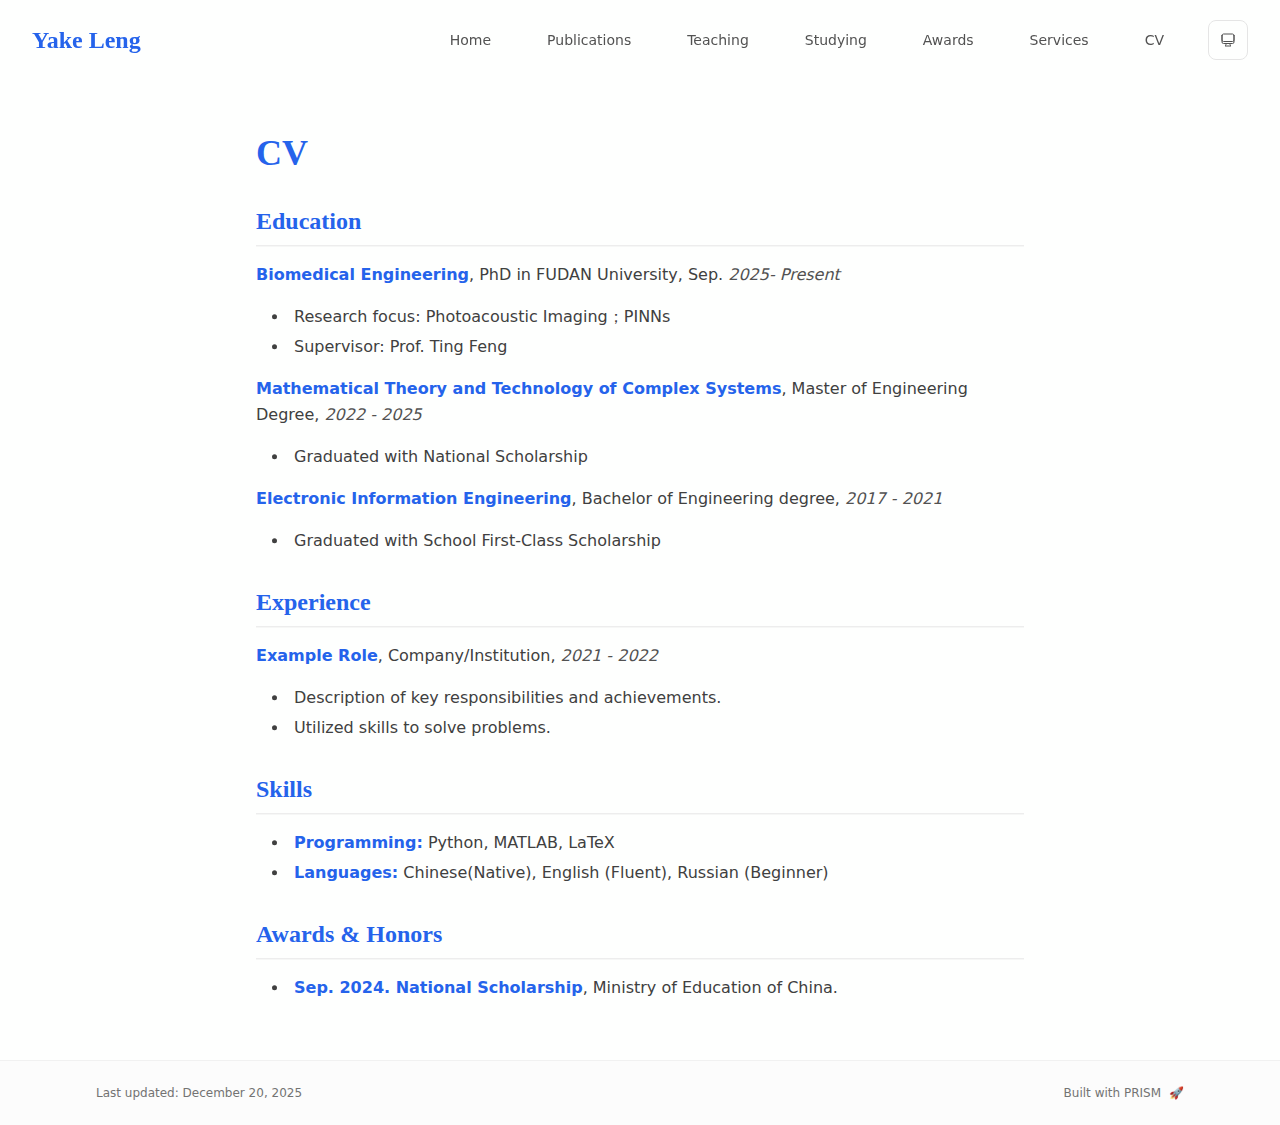
<file: out/cv.html>
<!DOCTYPE html><html lang="en" class="scroll-smooth"><head><meta charSet="utf-8"/><meta name="viewport" content="width=device-width, initial-scale=1"/><link rel="stylesheet" href="/_next/static/css/94ef60ad5fb357a0.css" data-precedence="next"/><link rel="preload" as="script" fetchPriority="low" href="/_next/static/chunks/webpack-652247fbe7d62228.js"/><script src="/_next/static/chunks/fd9d1056-76974ae4abf5b983.js" async=""></script><script src="/_next/static/chunks/117-9fe98054019f44f2.js" async=""></script><script src="/_next/static/chunks/main-app-4f798570b26ce248.js" async=""></script><script src="/_next/static/chunks/295-f6dd20e67a50725e.js" async=""></script><script src="/_next/static/chunks/648-1561102426c06c76.js" async=""></script><script src="/_next/static/chunks/798-9adf8897d5677c48.js" async=""></script><script src="/_next/static/chunks/app/layout-d6eaede9909853ca.js" async=""></script><script src="/_next/static/chunks/416-ff6bc8938794bd16.js" async=""></script><script src="/_next/static/chunks/365-c3c1da020b8e50b0.js" async=""></script><script src="/_next/static/chunks/app/%5Bslug%5D/page-aa92f71304925cb3.js" async=""></script><title>CV | Yake Leng</title><meta name="author" content="Yake Leng"/><meta name="keywords" content="Yake Leng,PhD,Research,FUDAN University"/><meta name="creator" content="Yake Leng"/><meta name="publisher" content="Yake Leng"/><meta property="og:title" content="Yake Leng"/><meta property="og:description" content="PhD student at the FUDAN University."/><meta property="og:site_name" content="Yake Leng&#x27;s Academic Website"/><meta property="og:locale" content="en_US"/><meta property="og:type" content="website"/><meta name="twitter:card" content="summary"/><meta name="twitter:title" content="Yake Leng"/><meta name="twitter:description" content="PhD student at the FUDAN University."/><link rel="icon" href="/bio.png"/><link rel="icon" href="/bio.png" type="image/svg+xml"/><link rel="dns-prefetch" href="https://google-fonts.jialeliu.com"/><link rel="preconnect" href="https://google-fonts.jialeliu.com" crossorigin=""/><link rel="preload" as="style" href="https://google-fonts.jialeliu.com/css2?family=Inter:wght@300;400;500;600;700&amp;family=Crimson+Text:ital,wght@0,400;0,600;1,400&amp;display=swap"/><link rel="stylesheet" id="gfonts-css" href="https://google-fonts.jialeliu.com/css2?family=Inter:wght@300;400;500;600;700&amp;family=Crimson+Text:ital,wght@0,400;0,600;1,400&amp;display=swap" media="print"/><script>
              (function(){
                var l = document.getElementById('gfonts-css');
                if (!l) return;
                if (l.media !== 'all') {
                  l.addEventListener('load', function(){ try { l.media = 'all'; } catch(e){} });
                }
              })();
            </script><noscript><link rel="stylesheet" href="https://google-fonts.jialeliu.com/css2?family=Inter:wght@300;400;500;600;700&amp;family=Crimson+Text:ital,wght@0,400;0,600;1,400&amp;display=swap"/></noscript><script>
              try {
                const theme = localStorage.getItem('theme-storage');
                const parsed = theme ? JSON.parse(theme) : null;
                const setting = parsed?.state?.theme || 'system';
                const prefersDark = typeof window !== 'undefined' && window.matchMedia && window.matchMedia('(prefers-color-scheme: dark)').matches;
                const effective = setting === 'dark' ? 'dark' : (setting === 'light' ? 'light' : (prefersDark ? 'dark' : 'light'));
                var root = document.documentElement;
                root.classList.add(effective);
                root.setAttribute('data-theme', effective);
              } catch (e) {
                var root = document.documentElement;
                root.classList.add('light');
                root.setAttribute('data-theme', 'light');
              }
            </script><script src="/_next/static/chunks/polyfills-42372ed130431b0a.js" noModule=""></script></head><body class="font-sans antialiased"><div style="visibility:hidden"><nav class="fixed top-0 left-0 right-0 z-50" data-headlessui-state=""><div class="transition-all duration-300 ease-out bg-transparent" style="transform:translateY(-100px)"><div class="max-w-7xl mx-auto px-4 sm:px-6 lg:px-8"><div class="flex justify-between items-center h-16 lg:h-20"><div class="flex-shrink-0" tabindex="0"><a class="text-xl lg:text-2xl font-serif font-semibold text-primary hover:text-accent transition-colors duration-200" href="/">Yake Leng</a></div><div class="hidden lg:block"><div class="ml-10 flex items-center space-x-8"><div class="flex items-baseline space-x-8"><a class="relative px-3 py-2 text-sm font-medium transition-all duration-200 rounded hover:bg-accent/10 hover:shadow-sm text-neutral-600 hover:text-primary" href="/"><span class="relative z-10">Home</span></a><a class="relative px-3 py-2 text-sm font-medium transition-all duration-200 rounded hover:bg-accent/10 hover:shadow-sm text-neutral-600 hover:text-primary" href="/publications"><span class="relative z-10">Publications</span></a><a class="relative px-3 py-2 text-sm font-medium transition-all duration-200 rounded hover:bg-accent/10 hover:shadow-sm text-neutral-600 hover:text-primary" href="/teaching"><span class="relative z-10">Teaching</span></a><a class="relative px-3 py-2 text-sm font-medium transition-all duration-200 rounded hover:bg-accent/10 hover:shadow-sm text-neutral-600 hover:text-primary" href="/studying"><span class="relative z-10">Studying</span></a><a class="relative px-3 py-2 text-sm font-medium transition-all duration-200 rounded hover:bg-accent/10 hover:shadow-sm text-neutral-600 hover:text-primary" href="/awards"><span class="relative z-10">Awards</span></a><a class="relative px-3 py-2 text-sm font-medium transition-all duration-200 rounded hover:bg-accent/10 hover:shadow-sm text-neutral-600 hover:text-primary" href="/services"><span class="relative z-10">Services</span></a><a class="relative px-3 py-2 text-sm font-medium transition-all duration-200 rounded hover:bg-accent/10 hover:shadow-sm text-primary" href="/cv"><span class="relative z-10">CV</span><div class="absolute inset-0 bg-accent/10 rounded-lg"></div></a></div><div class="flex items-center justify-center w-10 h-10 rounded-lg border border-neutral-200 dark:border-[rgba(148,163,184,0.24)] bg-background dark:bg-neutral-800"><div class="w-4 h-4 rounded-full bg-neutral-300 animate-pulse"></div></div></div></div><div class="lg:hidden flex items-center space-x-2"><div class="flex items-center justify-center w-10 h-10 rounded-lg border border-neutral-200 dark:border-[rgba(148,163,184,0.24)] bg-background dark:bg-neutral-800"><div class="w-4 h-4 rounded-full bg-neutral-300 animate-pulse"></div></div><button class="inline-flex items-center justify-center p-2 rounded-md text-neutral-600 hover:text-primary hover:bg-neutral-100 dark:hover:bg-neutral-800 focus:outline-none focus:ring-2 focus:ring-inset focus:ring-accent transition-colors duration-200" id="headlessui-disclosure-button-:Rn5kq:" type="button" aria-expanded="false" data-headlessui-state=""><span class="sr-only">Open main menu</span><div><svg xmlns="http://www.w3.org/2000/svg" fill="none" viewBox="0 0 24 24" stroke-width="1.5" stroke="currentColor" aria-hidden="true" data-slot="icon" class="block h-6 w-6"><path stroke-linecap="round" stroke-linejoin="round" d="M3.75 6.75h16.5M3.75 12h16.5m-16.5 5.25h16.5"></path></svg></div></button></div></div></div></div></nav><main class="min-h-screen pt-16 lg:pt-20"><div class="max-w-4xl mx-auto px-4 sm:px-6 lg:px-8 py-12"><div class="max-w-3xl mx-auto" style="opacity:0;transform:translateY(20px)"><h1 class="text-4xl font-serif font-bold text-primary mb-4">CV</h1><div class="text-neutral-700 dark:text-neutral-600 leading-relaxed"><h2 class="text-2xl font-serif font-bold text-primary mt-8 mb-4 border-b border-neutral-200 dark:border-neutral-800 pb-2">Education</h2>
<p class="mb-4 last:mb-0"><strong class="font-semibold text-primary">Biomedical Engineering</strong>, PhD in FUDAN University, Sep. <em class="italic text-neutral-600 dark:text-neutral-500">2025- Present</em></p>
<ul class="list-disc list-inside mb-4 space-y-1 ml-4">
<li class="mb-1">Research focus: Photoacoustic Imaging；PINNs</li>
<li class="mb-1">Supervisor: Prof. Ting Feng</li>
</ul>
<p class="mb-4 last:mb-0"><strong class="font-semibold text-primary">Mathematical Theory and Technology of Complex Systems</strong>, Master of Engineering Degree, <em class="italic text-neutral-600 dark:text-neutral-500">2022 - 2025</em></p>
<ul class="list-disc list-inside mb-4 space-y-1 ml-4">
<li class="mb-1">Graduated with National Scholarship</li>
</ul>
<p class="mb-4 last:mb-0"><strong class="font-semibold text-primary">Electronic Information Engineering</strong>, Bachelor of Engineering degree, <em class="italic text-neutral-600 dark:text-neutral-500">2017 - 2021</em></p>
<ul class="list-disc list-inside mb-4 space-y-1 ml-4">
<li class="mb-1">Graduated with School First-Class Scholarship</li>
</ul>
<h2 class="text-2xl font-serif font-bold text-primary mt-8 mb-4 border-b border-neutral-200 dark:border-neutral-800 pb-2">Experience</h2>
<p class="mb-4 last:mb-0"><strong class="font-semibold text-primary">Example Role</strong>, Company/Institution, <em class="italic text-neutral-600 dark:text-neutral-500">2021 - 2022</em></p>
<ul class="list-disc list-inside mb-4 space-y-1 ml-4">
<li class="mb-1">Description of key responsibilities and achievements.</li>
<li class="mb-1">Utilized skills to solve problems.</li>
</ul>
<h2 class="text-2xl font-serif font-bold text-primary mt-8 mb-4 border-b border-neutral-200 dark:border-neutral-800 pb-2">Skills</h2>
<ul class="list-disc list-inside mb-4 space-y-1 ml-4">
<li class="mb-1"><strong class="font-semibold text-primary">Programming:</strong> Python, MATLAB, LaTeX</li>
<li class="mb-1"><strong class="font-semibold text-primary">Languages:</strong> Chinese(Native), English (Fluent), Russian (Beginner)</li>
</ul>
<h2 class="text-2xl font-serif font-bold text-primary mt-8 mb-4 border-b border-neutral-200 dark:border-neutral-800 pb-2">Awards &amp; Honors</h2>
<ul class="list-disc list-inside mb-4 space-y-1 ml-4">
<li class="mb-1"><strong class="font-semibold text-primary">Sep. 2024. National Scholarship</strong>, Ministry of Education of China.</li>
</ul></div></div></div></main><footer class="border-t border-neutral-200/50 bg-neutral-50/50 dark:bg-neutral-900/50 dark:border-neutral-700/50"><div class="max-w-6xl mx-auto px-4 sm:px-6 lg:px-8 py-6"><div class="flex flex-col sm:flex-row justify-between items-center gap-2"><p class="text-xs text-neutral-500">Last updated: <!-- -->December 20, 2025</p><p class="text-xs text-neutral-500 flex items-center"><a href="https://github.com/xyjoey/PRISM" target="_blank" rel="noopener noreferrer">Built with PRISM</a><span class="ml-2">🚀</span></p></div></div></footer></div><script src="/_next/static/chunks/webpack-652247fbe7d62228.js" async=""></script><script>(self.__next_f=self.__next_f||[]).push([0]);self.__next_f.push([2,null])</script><script>self.__next_f.push([1,"1:HL[\"/_next/static/css/94ef60ad5fb357a0.css\",\"style\"]\n"])</script><script>self.__next_f.push([1,"2:I[2846,[],\"\"]\n5:I[4707,[],\"\"]\n7:I[6423,[],\"\"]\n8:I[4154,[\"295\",\"static/chunks/295-f6dd20e67a50725e.js\",\"648\",\"static/chunks/648-1561102426c06c76.js\",\"798\",\"static/chunks/798-9adf8897d5677c48.js\",\"185\",\"static/chunks/app/layout-d6eaede9909853ca.js\"],\"ThemeProvider\"]\n9:I[3860,[\"295\",\"static/chunks/295-f6dd20e67a50725e.js\",\"648\",\"static/chunks/648-1561102426c06c76.js\",\"798\",\"static/chunks/798-9adf8897d5677c48.js\",\"185\",\"static/chunks/app/layout-d6eaede9909853ca.js\"],\"default\"]\na:I[1131,[\"295\",\"static/chunks/295-f6dd20e67a50725e.js\",\"648\",\"static/chunks/648-1561102426c06c76.js\",\"798\",\"static/chunks/798-9adf8897d5677c48.js\",\"185\",\"static/chunks/app/layout-d6eaede9909853ca.js\"],\"default\"]\nc:I[1060,[],\"\"]\n6:[\"slug\",\"cv\",\"d\"]\nd:[]\n"])</script><script>self.__next_f.push([1,"0:[\"$\",\"$L2\",null,{\"buildId\":\"bzXpv626e2qyEJNrzlu-X\",\"assetPrefix\":\"\",\"urlParts\":[\"\",\"cv\"],\"initialTree\":[\"\",{\"children\":[[\"slug\",\"cv\",\"d\"],{\"children\":[\"__PAGE__?{\\\"slug\\\":\\\"cv\\\"}\",{}]}]},\"$undefined\",\"$undefined\",true],\"initialSeedData\":[\"\",{\"children\":[[\"slug\",\"cv\",\"d\"],{\"children\":[\"__PAGE__\",{},[[\"$L3\",\"$L4\",null],null],null]},[null,[\"$\",\"$L5\",null,{\"parallelRouterKey\":\"children\",\"segmentPath\":[\"children\",\"$6\",\"children\"],\"error\":\"$undefined\",\"errorStyles\":\"$undefined\",\"errorScripts\":\"$undefined\",\"template\":[\"$\",\"$L7\",null,{}],\"templateStyles\":\"$undefined\",\"templateScripts\":\"$undefined\",\"notFound\":\"$undefined\",\"notFoundStyles\":\"$undefined\"}]],null]},[[[[\"$\",\"link\",\"0\",{\"rel\":\"stylesheet\",\"href\":\"/_next/static/css/94ef60ad5fb357a0.css\",\"precedence\":\"next\",\"crossOrigin\":\"$undefined\"}]],[\"$\",\"html\",null,{\"lang\":\"en\",\"className\":\"scroll-smooth\",\"suppressHydrationWarning\":true,\"children\":[[\"$\",\"head\",null,{\"children\":[[\"$\",\"link\",null,{\"rel\":\"icon\",\"href\":\"/bio.png\",\"type\":\"image/svg+xml\"}],[\"$\",\"link\",null,{\"rel\":\"dns-prefetch\",\"href\":\"https://google-fonts.jialeliu.com\"}],[\"$\",\"link\",null,{\"rel\":\"preconnect\",\"href\":\"https://google-fonts.jialeliu.com\",\"crossOrigin\":\"\"}],[\"$\",\"link\",null,{\"rel\":\"preload\",\"as\":\"style\",\"href\":\"https://google-fonts.jialeliu.com/css2?family=Inter:wght@300;400;500;600;700\u0026family=Crimson+Text:ital,wght@0,400;0,600;1,400\u0026display=swap\"}],[\"$\",\"link\",null,{\"rel\":\"stylesheet\",\"id\":\"gfonts-css\",\"href\":\"https://google-fonts.jialeliu.com/css2?family=Inter:wght@300;400;500;600;700\u0026family=Crimson+Text:ital,wght@0,400;0,600;1,400\u0026display=swap\",\"media\":\"print\"}],[\"$\",\"script\",null,{\"dangerouslySetInnerHTML\":{\"__html\":\"\\n              (function(){\\n                var l = document.getElementById('gfonts-css');\\n                if (!l) return;\\n                if (l.media !== 'all') {\\n                  l.addEventListener('load', function(){ try { l.media = 'all'; } catch(e){} });\\n                }\\n              })();\\n            \"}}],[\"$\",\"noscript\",null,{\"children\":[\"$\",\"link\",null,{\"rel\":\"stylesheet\",\"href\":\"https://google-fonts.jialeliu.com/css2?family=Inter:wght@300;400;500;600;700\u0026family=Crimson+Text:ital,wght@0,400;0,600;1,400\u0026display=swap\"}]}],[\"$\",\"script\",null,{\"dangerouslySetInnerHTML\":{\"__html\":\"\\n              try {\\n                const theme = localStorage.getItem('theme-storage');\\n                const parsed = theme ? JSON.parse(theme) : null;\\n                const setting = parsed?.state?.theme || 'system';\\n                const prefersDark = typeof window !== 'undefined' \u0026\u0026 window.matchMedia \u0026\u0026 window.matchMedia('(prefers-color-scheme: dark)').matches;\\n                const effective = setting === 'dark' ? 'dark' : (setting === 'light' ? 'light' : (prefersDark ? 'dark' : 'light'));\\n                var root = document.documentElement;\\n                root.classList.add(effective);\\n                root.setAttribute('data-theme', effective);\\n              } catch (e) {\\n                var root = document.documentElement;\\n                root.classList.add('light');\\n                root.setAttribute('data-theme', 'light');\\n              }\\n            \"}}]]}],[\"$\",\"body\",null,{\"className\":\"font-sans antialiased\",\"children\":[\"$\",\"$L8\",null,{\"children\":[[\"$\",\"$L9\",null,{\"items\":[{\"title\":\"Home\",\"type\":\"page\",\"target\":\"Home\",\"href\":\"/\"},{\"title\":\"Publications\",\"type\":\"page\",\"target\":\"publications\",\"href\":\"/publications\"},{\"title\":\"Teaching\",\"type\":\"page\",\"target\":\"teaching\",\"href\":\"/teaching\"},{\"title\":\"Studying\",\"type\":\"page\",\"target\":\"studying\",\"href\":\"/studying\"},{\"title\":\"Awards\",\"type\":\"page\",\"target\":\"awards\",\"href\":\"/awards\"},{\"title\":\"Services\",\"type\":\"page\",\"target\":\"services\",\"href\":\"/services\"},{\"title\":\"CV\",\"type\":\"page\",\"target\":\"cv\",\"href\":\"/cv\"}],\"siteTitle\":\"Yake Leng\",\"enableOnePageMode\":false}],[\"$\",\"main\",null,{\"className\":\"min-h-screen pt-16 lg:pt-20\",\"children\":[\"$\",\"$L5\",null,{\"parallelRouterKey\":\"children\",\"segmentPath\":[\"children\"],\"error\":\"$undefined\",\"errorStyles\":\"$undefined\",\"errorScripts\":\"$undefined\",\"template\":[\"$\",\"$L7\",null,{}],\"templateStyles\":\"$undefined\",\"templateScripts\":\"$undefined\",\"notFound\":[[\"$\",\"title\",null,{\"children\":\"404: This page could not be found.\"}],[\"$\",\"div\",null,{\"style\":{\"fontFamily\":\"system-ui,\\\"Segoe UI\\\",Roboto,Helvetica,Arial,sans-serif,\\\"Apple Color Emoji\\\",\\\"Segoe UI Emoji\\\"\",\"height\":\"100vh\",\"textAlign\":\"center\",\"display\":\"flex\",\"flexDirection\":\"column\",\"alignItems\":\"center\",\"justifyContent\":\"center\"},\"children\":[\"$\",\"div\",null,{\"children\":[[\"$\",\"style\",null,{\"dangerouslySetInnerHTML\":{\"__html\":\"body{color:#000;background:#fff;margin:0}.next-error-h1{border-right:1px solid rgba(0,0,0,.3)}@media (prefers-color-scheme:dark){body{color:#fff;background:#000}.next-error-h1{border-right:1px solid rgba(255,255,255,.3)}}\"}}],[\"$\",\"h1\",null,{\"className\":\"next-error-h1\",\"style\":{\"display\":\"inline-block\",\"margin\":\"0 20px 0 0\",\"padding\":\"0 23px 0 0\",\"fontSize\":24,\"fontWeight\":500,\"verticalAlign\":\"top\",\"lineHeight\":\"49px\"},\"children\":\"404\"}],[\"$\",\"div\",null,{\"style\":{\"display\":\"inline-block\"},\"children\":[\"$\",\"h2\",null,{\"style\":{\"fontSize\":14,\"fontWeight\":400,\"lineHeight\":\"49px\",\"margin\":0},\"children\":\"This page could not be found.\"}]}]]}]}]],\"notFoundStyles\":[]}]}],[\"$\",\"$La\",null,{\"lastUpdated\":\"December 20, 2025\"}]]}]}]]}]],null],null],\"couldBeIntercepted\":false,\"initialHead\":[null,\"$Lb\"],\"globalErrorComponent\":\"$c\",\"missingSlots\":\"$Wd\"}]\n"])</script><script>self.__next_f.push([1,"e:I[2404,[\"295\",\"static/chunks/295-f6dd20e67a50725e.js\",\"416\",\"static/chunks/416-ff6bc8938794bd16.js\",\"365\",\"static/chunks/365-c3c1da020b8e50b0.js\",\"42\",\"static/chunks/app/%5Bslug%5D/page-aa92f71304925cb3.js\"],\"default\"]\n4:[\"$\",\"div\",null,{\"className\":\"max-w-4xl mx-auto px-4 sm:px-6 lg:px-8 py-12\",\"children\":[false,[\"$\",\"$Le\",null,{\"config\":{\"type\":\"text\",\"title\":\"CV\",\"source\":\"cv.md\"},\"content\":\"## Education\\r\\n\\r\\n**Biomedical Engineering**, PhD in FUDAN University, Sep. *2025- Present*\\r\\n\\r\\n* Research focus: Photoacoustic Imaging；PINNs\\r\\n* Supervisor: Prof. Ting Feng\\r\\n\\r\\n**Mathematical Theory and Technology of Complex Systems**, Master of Engineering Degree, *2022 - 2025*\\r\\n\\r\\n* Graduated with National Scholarship\\r\\n\\r\\n**Electronic Information Engineering**, Bachelor of Engineering degree, *2017 - 2021*\\r\\n\\r\\n* Graduated with School First-Class Scholarship\\r\\n\\r\\n## Experience\\r\\n\\r\\n**Example Role**, Company/Institution, *2021 - 2022*\\r\\n\\r\\n* Description of key responsibilities and achievements.\\r\\n* Utilized skills to solve problems.\\r\\n\\r\\n## Skills\\r\\n\\r\\n* **Programming:** Python, MATLAB, LaTeX\\r\\n* **Languages:** Chinese(Native), English (Fluent), Russian (Beginner)\\r\\n\\r\\n## Awards \\\\\u0026 Honors\\r\\n\\r\\n* **Sep. 2024. National Scholarship**, Ministry of Education of China.\\r\\n\"}],false]}]\nb:[[\"$\",\"meta\",\"0\",{\"name\":\"viewport\",\"content\":\"width=device-width, initial-scale=1\"}],[\"$\",\"meta\",\"1\",{\"charSet\":\"utf-8\"}],[\"$\",\"title\",\"2\",{\"children\":\"CV | Yake Leng\"}],[\"$\",\"meta\",\"3\",{\"name\":\"author\",\"content\":\"Yake Leng\"}],[\"$\",\"meta\",\"4\",{\"name\":\"keywords\",\"content\":\"Yake Leng,PhD,Research,FUDAN University\"}],[\"$\",\"meta\",\"5\",{\"name\":\"creator\",\"content\":\"Yake Leng\"}],[\"$\",\"meta\",\"6\",{\"name\":\"publisher\",\"content\":\"Yake Leng\"}],[\"$\",\"meta\",\"7\",{\"property\":\"og:title\",\"content\":\"Yake Leng\"}],[\"$\",\"meta\",\"8\",{\"property\":\"og:description\",\"content\":\"PhD student at the FUDAN University.\"}],[\"$\",\"meta\",\"9\",{\"property\":\"og:site_name\",\"content\":\"Yake Leng's Academic Website\"}],[\"$\",\"meta\",\"10\",{\"property\":\"og:loc"])</script><script>self.__next_f.push([1,"ale\",\"content\":\"en_US\"}],[\"$\",\"meta\",\"11\",{\"property\":\"og:type\",\"content\":\"website\"}],[\"$\",\"meta\",\"12\",{\"name\":\"twitter:card\",\"content\":\"summary\"}],[\"$\",\"meta\",\"13\",{\"name\":\"twitter:title\",\"content\":\"Yake Leng\"}],[\"$\",\"meta\",\"14\",{\"name\":\"twitter:description\",\"content\":\"PhD student at the FUDAN University.\"}],[\"$\",\"link\",\"15\",{\"rel\":\"icon\",\"href\":\"/bio.png\"}]]\n3:null\n"])</script></body></html>
</file>
<file: _next/static/css/94ef60ad5fb357a0.css>
*,:after,:before{--tw-border-spacing-x:0;--tw-border-spacing-y:0;--tw-translate-x:0;--tw-translate-y:0;--tw-rotate:0;--tw-skew-x:0;--tw-skew-y:0;--tw-scale-x:1;--tw-scale-y:1;--tw-pan-x: ;--tw-pan-y: ;--tw-pinch-zoom: ;--tw-scroll-snap-strictness:proximity;--tw-gradient-from-position: ;--tw-gradient-via-position: ;--tw-gradient-to-position: ;--tw-ordinal: ;--tw-slashed-zero: ;--tw-numeric-figure: ;--tw-numeric-spacing: ;--tw-numeric-fraction: ;--tw-ring-inset: ;--tw-ring-offset-width:0px;--tw-ring-offset-color:#fff;--tw-ring-color:rgba(59,130,246,.5);--tw-ring-offset-shadow:0 0 #0000;--tw-ring-shadow:0 0 #0000;--tw-shadow:0 0 #0000;--tw-shadow-colored:0 0 #0000;--tw-blur: ;--tw-brightness: ;--tw-contrast: ;--tw-grayscale: ;--tw-hue-rotate: ;--tw-invert: ;--tw-saturate: ;--tw-sepia: ;--tw-drop-shadow: ;--tw-backdrop-blur: ;--tw-backdrop-brightness: ;--tw-backdrop-contrast: ;--tw-backdrop-grayscale: ;--tw-backdrop-hue-rotate: ;--tw-backdrop-invert: ;--tw-backdrop-opacity: ;--tw-backdrop-saturate: ;--tw-backdrop-sepia: ;--tw-contain-size: ;--tw-contain-layout: ;--tw-contain-paint: ;--tw-contain-style: }::backdrop{--tw-border-spacing-x:0;--tw-border-spacing-y:0;--tw-translate-x:0;--tw-translate-y:0;--tw-rotate:0;--tw-skew-x:0;--tw-skew-y:0;--tw-scale-x:1;--tw-scale-y:1;--tw-pan-x: ;--tw-pan-y: ;--tw-pinch-zoom: ;--tw-scroll-snap-strictness:proximity;--tw-gradient-from-position: ;--tw-gradient-via-position: ;--tw-gradient-to-position: ;--tw-ordinal: ;--tw-slashed-zero: ;--tw-numeric-figure: ;--tw-numeric-spacing: ;--tw-numeric-fraction: ;--tw-ring-inset: ;--tw-ring-offset-width:0px;--tw-ring-offset-color:#fff;--tw-ring-color:rgba(59,130,246,.5);--tw-ring-offset-shadow:0 0 #0000;--tw-ring-shadow:0 0 #0000;--tw-shadow:0 0 #0000;--tw-shadow-colored:0 0 #0000;--tw-blur: ;--tw-brightness: ;--tw-contrast: ;--tw-grayscale: ;--tw-hue-rotate: ;--tw-invert: ;--tw-saturate: ;--tw-sepia: ;--tw-drop-shadow: ;--tw-backdrop-blur: ;--tw-backdrop-brightness: ;--tw-backdrop-contrast: ;--tw-backdrop-grayscale: ;--tw-backdrop-hue-rotate: ;--tw-backdrop-invert: ;--tw-backdrop-opacity: ;--tw-backdrop-saturate: ;--tw-backdrop-sepia: ;--tw-contain-size: ;--tw-contain-layout: ;--tw-contain-paint: ;--tw-contain-style: }

/*
! tailwindcss v3.4.18 | MIT License | https://tailwindcss.com
*/*,:after,:before{box-sizing:border-box;border:0 solid #e5e7eb}:after,:before{--tw-content:""}:host,html{line-height:1.5;-webkit-text-size-adjust:100%;-moz-tab-size:4;-o-tab-size:4;tab-size:4;font-family:Inter,system-ui,sans-serif;font-feature-settings:normal;font-variation-settings:normal;-webkit-tap-highlight-color:transparent}body{margin:0;line-height:inherit}hr{height:0;color:inherit;border-top-width:1px}abbr:where([title]){-webkit-text-decoration:underline dotted;text-decoration:underline dotted}h1,h2,h3,h4,h5,h6{font-size:inherit;font-weight:inherit}a{color:inherit;text-decoration:inherit}b,strong{font-weight:bolder}code,kbd,pre,samp{font-family:ui-monospace,SFMono-Regular,Menlo,Monaco,Consolas,Liberation Mono,Courier New,monospace;font-feature-settings:normal;font-variation-settings:normal;font-size:1em}small{font-size:80%}sub,sup{font-size:75%;line-height:0;position:relative;vertical-align:baseline}sub{bottom:-.25em}sup{top:-.5em}table{text-indent:0;border-color:inherit;border-collapse:collapse}button,input,optgroup,select,textarea{font-family:inherit;font-feature-settings:inherit;font-variation-settings:inherit;font-size:100%;font-weight:inherit;line-height:inherit;letter-spacing:inherit;color:inherit;margin:0;padding:0}button,select{text-transform:none}button,input:where([type=button]),input:where([type=reset]),input:where([type=submit]){-webkit-appearance:button;background-color:transparent;background-image:none}:-moz-focusring{outline:auto}:-moz-ui-invalid{box-shadow:none}progress{vertical-align:baseline}::-webkit-inner-spin-button,::-webkit-outer-spin-button{height:auto}[type=search]{-webkit-appearance:textfield;outline-offset:-2px}::-webkit-search-decoration{-webkit-appearance:none}::-webkit-file-upload-button{-webkit-appearance:button;font:inherit}summary{display:list-item}blockquote,dd,dl,figure,h1,h2,h3,h4,h5,h6,hr,p,pre{margin:0}fieldset{margin:0}fieldset,legend{padding:0}menu,ol,ul{list-style:none;margin:0;padding:0}dialog{padding:0}textarea{resize:vertical}input::-moz-placeholder,textarea::-moz-placeholder{opacity:1;color:#9ca3af}input::placeholder,textarea::placeholder{opacity:1;color:#9ca3af}[role=button],button{cursor:pointer}:disabled{cursor:default}audio,canvas,embed,iframe,img,object,svg,video{display:block;vertical-align:middle}img,video{max-width:100%;height:auto}[hidden]:where(:not([hidden=until-found])){display:none}.sr-only{position:absolute;width:1px;height:1px;padding:0;margin:-1px;overflow:hidden;clip:rect(0,0,0,0);white-space:nowrap;border-width:0}.static{position:static}.fixed{position:fixed}.absolute{position:absolute}.relative{position:relative}.sticky{position:sticky}.inset-0{inset:0}.left-0{left:0}.left-1\/2{left:50%}.left-3{left:.75rem}.right-0{right:0}.right-2{right:.5rem}.top-0{top:0}.top-1\/2{top:50%}.top-2{top:.5rem}.top-8{top:2rem}.top-full{top:100%}.z-10{z-index:10}.z-20{z-index:20}.z-40{z-index:40}.z-50{z-index:50}.mx-auto{margin-left:auto;margin-right:auto}.my-4{margin-top:1rem;margin-bottom:1rem}.mb-1{margin-bottom:.25rem}.mb-2{margin-bottom:.5rem}.mb-3{margin-bottom:.75rem}.mb-4{margin-bottom:1rem}.mb-6{margin-bottom:1.5rem}.mb-8{margin-bottom:2rem}.ml-0{margin-left:0}.ml-10{margin-left:2.5rem}.ml-2{margin-left:.5rem}.ml-4{margin-left:1rem}.mr-1{margin-right:.25rem}.mr-1\.5{margin-right:.375rem}.mr-2{margin-right:.5rem}.mt-1{margin-top:.25rem}.mt-2{margin-top:.5rem}.mt-4{margin-top:1rem}.mt-6{margin-top:1.5rem}.mt-8{margin-top:2rem}.mt-auto{margin-top:auto}.line-clamp-2{-webkit-line-clamp:2}.line-clamp-2,.line-clamp-3{overflow:hidden;display:-webkit-box;-webkit-box-orient:vertical}.line-clamp-3{-webkit-line-clamp:3}.block{display:block}.flex{display:flex}.inline-flex{display:inline-flex}.grid{display:grid}.hidden{display:none}.aspect-video{aspect-ratio:16/9}.h-0{height:0}.h-10{height:2.5rem}.h-16{height:4rem}.h-2\.5{height:.625rem}.h-3{height:.75rem}.h-4{height:1rem}.h-5{height:1.25rem}.h-6{height:1.5rem}.h-64{height:16rem}.h-full{height:100%}.min-h-screen{min-height:100vh}.w-0{width:0}.w-10{width:2.5rem}.w-16{width:4rem}.w-2\.5{width:.625rem}.w-3{width:.75rem}.w-32{width:8rem}.w-4{width:1rem}.w-5{width:1.25rem}.w-6{width:1.5rem}.w-64{width:16rem}.w-full{width:100%}.max-w-2xl{max-width:42rem}.max-w-3xl{max-width:48rem}.max-w-4xl{max-width:56rem}.max-w-6xl{max-width:72rem}.max-w-7xl{max-width:80rem}.max-w-\[calc\(100vw-2rem\)\]{max-width:calc(100vw - 2rem)}.flex-shrink-0{flex-shrink:0}.flex-grow{flex-grow:1}.-translate-x-1\/2{--tw-translate-x:-50%}.-translate-x-1\/2,.-translate-y-1\/2{transform:translate(var(--tw-translate-x),var(--tw-translate-y)) rotate(var(--tw-rotate)) skewX(var(--tw-skew-x)) skewY(var(--tw-skew-y)) scaleX(var(--tw-scale-x)) scaleY(var(--tw-scale-y))}.-translate-y-1\/2{--tw-translate-y:-50%}.-translate-y-full{--tw-translate-y:-100%}.-translate-y-full,.transform{transform:translate(var(--tw-translate-x),var(--tw-translate-y)) rotate(var(--tw-rotate)) skewX(var(--tw-skew-x)) skewY(var(--tw-skew-y)) scaleX(var(--tw-scale-x)) scaleY(var(--tw-scale-y))}@keyframes pulse{50%{opacity:.5}}.animate-pulse{animation:pulse 2s cubic-bezier(.4,0,.6,1) infinite}.cursor-pointer{cursor:pointer}.scroll-mt-24{scroll-margin-top:6rem}.list-inside{list-style-position:inside}.list-decimal{list-style-type:decimal}.list-disc{list-style-type:disc}.grid-cols-1{grid-template-columns:repeat(1,minmax(0,1fr))}.flex-col{flex-direction:column}.flex-wrap{flex-wrap:wrap}.items-start{align-items:flex-start}.items-center{align-items:center}.items-baseline{align-items:baseline}.justify-center{justify-content:center}.justify-between{justify-content:space-between}.gap-12{gap:3rem}.gap-2{gap:.5rem}.gap-3{gap:.75rem}.gap-4{gap:1rem}.gap-6{gap:1.5rem}.space-x-0\.5>:not([hidden])~:not([hidden]){--tw-space-x-reverse:0;margin-right:calc(.125rem * var(--tw-space-x-reverse));margin-left:calc(.125rem * calc(1 - var(--tw-space-x-reverse)))}.space-x-2>:not([hidden])~:not([hidden]){--tw-space-x-reverse:0;margin-right:calc(.5rem * var(--tw-space-x-reverse));margin-left:calc(.5rem * calc(1 - var(--tw-space-x-reverse)))}.space-x-3>:not([hidden])~:not([hidden]){--tw-space-x-reverse:0;margin-right:calc(.75rem * var(--tw-space-x-reverse));margin-left:calc(.75rem * calc(1 - var(--tw-space-x-reverse)))}.space-x-8>:not([hidden])~:not([hidden]){--tw-space-x-reverse:0;margin-right:calc(2rem * var(--tw-space-x-reverse));margin-left:calc(2rem * calc(1 - var(--tw-space-x-reverse)))}.space-y-1>:not([hidden])~:not([hidden]){--tw-space-y-reverse:0;margin-top:calc(.25rem * calc(1 - var(--tw-space-y-reverse)));margin-bottom:calc(.25rem * var(--tw-space-y-reverse))}.space-y-2>:not([hidden])~:not([hidden]){--tw-space-y-reverse:0;margin-top:calc(.5rem * calc(1 - var(--tw-space-y-reverse)));margin-bottom:calc(.5rem * var(--tw-space-y-reverse))}.space-y-3>:not([hidden])~:not([hidden]){--tw-space-y-reverse:0;margin-top:calc(.75rem * calc(1 - var(--tw-space-y-reverse)));margin-bottom:calc(.75rem * var(--tw-space-y-reverse))}.space-y-4>:not([hidden])~:not([hidden]){--tw-space-y-reverse:0;margin-top:calc(1rem * calc(1 - var(--tw-space-y-reverse)));margin-bottom:calc(1rem * var(--tw-space-y-reverse))}.space-y-6>:not([hidden])~:not([hidden]){--tw-space-y-reverse:0;margin-top:calc(1.5rem * calc(1 - var(--tw-space-y-reverse)));margin-bottom:calc(1.5rem * var(--tw-space-y-reverse))}.space-y-8>:not([hidden])~:not([hidden]){--tw-space-y-reverse:0;margin-top:calc(2rem * calc(1 - var(--tw-space-y-reverse)));margin-bottom:calc(2rem * var(--tw-space-y-reverse))}.overflow-hidden{overflow:hidden}.overflow-x-auto{overflow-x:auto}.scroll-smooth{scroll-behavior:smooth}.whitespace-nowrap{white-space:nowrap}.whitespace-pre-wrap{white-space:pre-wrap}.break-words{overflow-wrap:break-word}.rounded{border-radius:.25rem}.rounded-2xl{border-radius:1rem}.rounded-full{border-radius:9999px}.rounded-lg{border-radius:.5rem}.rounded-md{border-radius:.375rem}.rounded-xl{border-radius:.75rem}.border{border-width:1px}.border-b{border-bottom-width:1px}.border-l-4{border-left-width:4px}.border-r-4{border-right-width:4px}.border-t{border-top-width:1px}.border-t-4{border-top-width:4px}.border-neutral-100{--tw-border-opacity:1;border-color:rgb(245 245 245/var(--tw-border-opacity,1))}.border-neutral-200{--tw-border-opacity:1;border-color:rgb(229 229 229/var(--tw-border-opacity,1))}.border-neutral-200\/50{border-color:hsla(0,0%,90%,.5)}.border-transparent{border-color:transparent}.border-t-neutral-800{--tw-border-opacity:1;border-top-color:rgb(38 38 38/var(--tw-border-opacity,1))}.bg-neutral-100{--tw-bg-opacity:1;background-color:rgb(245 245 245/var(--tw-bg-opacity,1))}.bg-neutral-300{--tw-bg-opacity:1;background-color:rgb(212 212 212/var(--tw-bg-opacity,1))}.bg-neutral-50{--tw-bg-opacity:1;background-color:rgb(250 250 250/var(--tw-bg-opacity,1))}.bg-neutral-50\/50{background-color:hsla(0,0%,98%,.5)}.bg-neutral-800{--tw-bg-opacity:1;background-color:rgb(38 38 38/var(--tw-bg-opacity,1))}.bg-red-50{--tw-bg-opacity:1;background-color:rgb(254 242 242/var(--tw-bg-opacity,1))}.bg-transparent{background-color:transparent}.bg-white{--tw-bg-opacity:1;background-color:rgb(255 255 255/var(--tw-bg-opacity,1))}.object-cover{-o-object-fit:cover;object-fit:cover}.object-\[32\%_center\]{-o-object-position:32% center;object-position:32% center}.p-1\.5{padding:.375rem}.p-2{padding:.5rem}.p-4{padding:1rem}.p-6{padding:1.5rem}.px-2{padding-left:.5rem;padding-right:.5rem}.px-3{padding-left:.75rem;padding-right:.75rem}.px-4{padding-left:1rem;padding-right:1rem}.py-1{padding-top:.25rem;padding-bottom:.25rem}.py-12{padding-top:3rem;padding-bottom:3rem}.py-2{padding-top:.5rem;padding-bottom:.5rem}.py-3{padding-top:.75rem;padding-bottom:.75rem}.py-6{padding-top:1.5rem;padding-bottom:1.5rem}.py-8{padding-top:2rem;padding-bottom:2rem}.pb-2{padding-bottom:.5rem}.pb-3{padding-bottom:.75rem}.pl-10{padding-left:2.5rem}.pl-4{padding-left:1rem}.pr-4{padding-right:1rem}.pt-16{padding-top:4rem}.pt-2{padding-top:.5rem}.text-center{text-align:center}.font-mono{font-family:ui-monospace,SFMono-Regular,Menlo,Monaco,Consolas,Liberation Mono,Courier New,monospace}.font-sans{font-family:Inter,system-ui,sans-serif}.font-serif{font-family:ui-serif,Georgia,Cambria,Times New Roman,Times,serif}.text-2xl{font-size:1.5rem;line-height:2rem}.text-3xl{font-size:1.875rem;line-height:2.25rem}.text-4xl{font-size:2.25rem;line-height:2.5rem}.text-base{font-size:1rem;line-height:1.5rem}.text-lg{font-size:1.125rem;line-height:1.75rem}.text-sm{font-size:.875rem;line-height:1.25rem}.text-xl{font-size:1.25rem;line-height:1.75rem}.text-xs{font-size:.75rem;line-height:1rem}.font-bold{font-weight:700}.font-medium{font-weight:500}.font-semibold{font-weight:600}.capitalize{text-transform:capitalize}.italic{font-style:italic}.leading-relaxed{line-height:1.625}.leading-tight{line-height:1.25}.text-neutral-400{--tw-text-opacity:1;color:rgb(163 163 163/var(--tw-text-opacity,1))}.text-neutral-500{--tw-text-opacity:1;color:rgb(115 115 115/var(--tw-text-opacity,1))}.text-neutral-600{--tw-text-opacity:1;color:rgb(82 82 82/var(--tw-text-opacity,1))}.text-neutral-700{--tw-text-opacity:1;color:rgb(64 64 64/var(--tw-text-opacity,1))}.text-neutral-800{--tw-text-opacity:1;color:rgb(38 38 38/var(--tw-text-opacity,1))}.text-primary{--tw-text-opacity:1;color:rgb(37 99 235/var(--tw-text-opacity,1))}.text-red-600{--tw-text-opacity:1;color:rgb(220 38 38/var(--tw-text-opacity,1))}.text-white{--tw-text-opacity:1;color:rgb(255 255 255/var(--tw-text-opacity,1))}.underline{text-decoration-line:underline}.decoration-neutral-400{text-decoration-color:#a3a3a3}.underline-offset-4{text-underline-offset:4px}.antialiased{-webkit-font-smoothing:antialiased;-moz-osx-font-smoothing:grayscale}.opacity-60{opacity:.6}.shadow-lg{--tw-shadow:0 10px 15px -3px rgba(0,0,0,.1),0 4px 6px -4px rgba(0,0,0,.1);--tw-shadow-colored:0 10px 15px -3px var(--tw-shadow-color),0 4px 6px -4px var(--tw-shadow-color)}.shadow-lg,.shadow-sm{box-shadow:var(--tw-ring-offset-shadow,0 0 #0000),var(--tw-ring-shadow,0 0 #0000),var(--tw-shadow)}.shadow-sm{--tw-shadow:0 1px 2px 0 rgba(0,0,0,.05);--tw-shadow-colored:0 1px 2px 0 var(--tw-shadow-color)}.filter{filter:var(--tw-blur) var(--tw-brightness) var(--tw-contrast) var(--tw-grayscale) var(--tw-hue-rotate) var(--tw-invert) var(--tw-saturate) var(--tw-sepia) var(--tw-drop-shadow)}.backdrop-blur-xl{--tw-backdrop-blur:blur(24px);backdrop-filter:var(--tw-backdrop-blur) var(--tw-backdrop-brightness) var(--tw-backdrop-contrast) var(--tw-backdrop-grayscale) var(--tw-backdrop-hue-rotate) var(--tw-backdrop-invert) var(--tw-backdrop-opacity) var(--tw-backdrop-saturate) var(--tw-backdrop-sepia)}.transition{transition-property:color,background-color,border-color,text-decoration-color,fill,stroke,opacity,box-shadow,transform,filter,backdrop-filter;transition-timing-function:cubic-bezier(.4,0,.2,1);transition-duration:.15s}.transition-all{transition-property:all;transition-timing-function:cubic-bezier(.4,0,.2,1);transition-duration:.15s}.transition-colors{transition-property:color,background-color,border-color,text-decoration-color,fill,stroke;transition-timing-function:cubic-bezier(.4,0,.2,1);transition-duration:.15s}.duration-200{transition-duration:.2s}.duration-300{transition-duration:.3s}.ease-out{transition-timing-function:cubic-bezier(0,0,.2,1)}@variant dark (&:where(.dark, .dark *));.light,:root{--background:#fefffe;--foreground:#0f172a;--primary:#1e293b;--primary-light:#334155;--primary-dark:#0f172a;--accent:#d4a562;--accent-light:#e4b976;--accent-dark:#b8914d;--neutral-50:#f8fafc;--neutral-100:#f1f5f9;--neutral-200:#e2e8f0;--neutral-300:#cbd5e1;--neutral-400:#94a3b8;--neutral-500:#64748b;--neutral-600:#475569;--neutral-700:#334155;--neutral-800:#1e293b;--neutral-900:#0f172a;--success:#10b981;--warning:#f59e0b;--error:#ef4444;--info:#3b82f6;--glass-bg:hsla(0,0%,100%,.1);--glass-border:hsla(0,0%,100%,.2);--glass-shadow:rgba(0,0,0,.1)}@theme inline{--color-background:var(--background);--color-foreground:var(--foreground);--color-primary:var(--primary);--color-primary-light:var(--primary-light);--color-primary-dark:var(--primary-dark);--color-accent:var(--accent);--color-accent-light:var(--accent-light);--color-accent-dark:var(--accent-dark);--color-neutral-50:var(--neutral-50);--color-neutral-100:var(--neutral-100);--color-neutral-200:var(--neutral-200);--color-neutral-300:var(--neutral-300);--color-neutral-400:var(--neutral-400);--color-neutral-500:var(--neutral-500);--color-neutral-600:var(--neutral-600);--color-neutral-700:var(--neutral-700);--color-neutral-800:var(--neutral-800);--color-neutral-900:var(--neutral-900);--color-success:var(--success);--color-warning:var(--warning);--color-error:var(--error);--color-info:var(--info);--color-glass-bg:var(--glass-bg);--color-glass-border:var(--glass-border);--color-glass-shadow:var(--glass-shadow);--font-sans:"Inter",-apple-system,BlinkMacSystemFont,"Segoe UI",Roboto,sans-serif;--font-serif:"Crimson Text",Georgia,serif;--font-mono:"SF Mono",Monaco,"Cascadia Code","Roboto Mono",Consolas,"Courier New",monospace;--font-size-xs:0.75rem;--font-size-sm:0.875rem;--font-size-base:1rem;--font-size-lg:1.125rem;--font-size-xl:1.25rem;--font-size-2xl:1.5rem;--font-size-3xl:1.875rem;--font-size-4xl:2.25rem;--font-size-5xl:3rem;--font-size-6xl:3.75rem;--font-size-7xl:4.5rem;--font-size-8xl:6rem;--font-size-9xl:8rem;--letter-spacing-tighter:-0.05em;--letter-spacing-tight:-0.025em;--letter-spacing-normal:0em;--letter-spacing-wide:0.025em;--letter-spacing-wider:0.05em;--letter-spacing-widest:0.1em;--line-height-none:1;--line-height-tight:1.25;--line-height-snug:1.375;--line-height-normal:1.5;--line-height-relaxed:1.625;--line-height-loose:2;--shadow-sm:0 1px 2px 0 rgba(0,0,0,.05);--shadow:0 1px 3px 0 rgba(0,0,0,.1),0 1px 2px 0 rgba(0,0,0,.06);--shadow-md:0 4px 6px -1px rgba(0,0,0,.1),0 2px 4px -1px rgba(0,0,0,.06);--shadow-lg:0 10px 15px -3px rgba(0,0,0,.1),0 4px 6px -2px rgba(0,0,0,.05);--shadow-xl:0 20px 25px -5px rgba(0,0,0,.1),0 10px 10px -5px rgba(0,0,0,.04);--shadow-2xl:0 25px 50px -12px rgba(0,0,0,.25);--shadow-inner:inset 0 2px 4px 0 rgba(0,0,0,.06);--shadow-glass:0 8px 32px 0 rgba(31,38,135,.37);--gradient-primary:linear-gradient(135deg,var(--primary) 0%,var(--primary-light) 100%);--gradient-accent:linear-gradient(135deg,var(--accent) 0%,var(--accent-light) 100%);--gradient-glass:linear-gradient(135deg,hsla(0,0%,100%,.1),hsla(0,0%,100%,.05))}.dark{--background:#0f172a;--foreground:#f8fafc;--primary:#f8fafc;--primary-light:#e2e8f0;--primary-dark:#cbd5e1;--accent:#e4b976;--accent-light:#f0c674;--accent-dark:#d4a562;--glass-bg:rgba(15,23,42,.8);--glass-border:hsla(0,0%,100%,.1);--glass-shadow:rgba(0,0,0,.5);--neutral-50:#0f172a;--neutral-100:#1e293b;--neutral-200:#334155;--neutral-300:#475569;--neutral-400:#64748b;--neutral-500:#94a3b8;--neutral-600:#cbd5e1;--neutral-700:#e2e8f0;--neutral-800:#1e293b;--neutral-900:#0f172a}body{background:var(--background);color:var(--foreground);font-family:var(--font-sans);line-height:var(--line-height-normal);font-weight:400;-webkit-font-smoothing:antialiased;-moz-osx-font-smoothing:grayscale}.text-balance{text-wrap:balance}.text-pretty{text-wrap:pretty}.glass,.glass-card{background:var(--glass-bg);backdrop-filter:blur(20px);-webkit-backdrop-filter:blur(20px);border:1px solid var(--glass-border);box-shadow:var(--shadow-glass)}.glass-card{border-radius:1rem;padding:1.5rem}::-webkit-scrollbar{width:8px}::-webkit-scrollbar-track{background:var(--neutral-100)}::-webkit-scrollbar-thumb{background:var(--neutral-300);border-radius:4px}::-webkit-scrollbar-thumb:hover{background:var(--neutral-400)}.dark ::-webkit-scrollbar-track{background:var(--neutral-800)}.dark ::-webkit-scrollbar-thumb{background:var(--neutral-600)}.dark ::-webkit-scrollbar-thumb:hover{background:var(--neutral-500)}.card-bg{background-color:#fff}.dark .card-bg{background-color:#1e293b;border-color:rgba(148,163,184,.24)}.last\:mb-0:last-child{margin-bottom:0}.hover\:scale-105:hover{--tw-scale-x:1.05;--tw-scale-y:1.05}.hover\:scale-105:hover,.hover\:scale-\[1\.01\]:hover{transform:translate(var(--tw-translate-x),var(--tw-translate-y)) rotate(var(--tw-rotate)) skewX(var(--tw-skew-x)) skewY(var(--tw-skew-y)) scaleX(var(--tw-scale-x)) scaleY(var(--tw-scale-y))}.hover\:scale-\[1\.01\]:hover{--tw-scale-x:1.01;--tw-scale-y:1.01}.hover\:scale-\[1\.02\]:hover{--tw-scale-x:1.02;--tw-scale-y:1.02;transform:translate(var(--tw-translate-x),var(--tw-translate-y)) rotate(var(--tw-rotate)) skewX(var(--tw-skew-x)) skewY(var(--tw-skew-y)) scaleX(var(--tw-scale-x)) scaleY(var(--tw-scale-y))}.hover\:bg-neutral-100:hover{--tw-bg-opacity:1;background-color:rgb(245 245 245/var(--tw-bg-opacity,1))}.hover\:bg-neutral-50:hover{--tw-bg-opacity:1;background-color:rgb(250 250 250/var(--tw-bg-opacity,1))}.hover\:bg-red-50:hover{--tw-bg-opacity:1;background-color:rgb(254 242 242/var(--tw-bg-opacity,1))}.hover\:text-primary:hover{--tw-text-opacity:1;color:rgb(37 99 235/var(--tw-text-opacity,1))}.hover\:text-red-600:hover{--tw-text-opacity:1;color:rgb(220 38 38/var(--tw-text-opacity,1))}.hover\:text-white:hover{--tw-text-opacity:1;color:rgb(255 255 255/var(--tw-text-opacity,1))}.hover\:underline:hover{text-decoration-line:underline}.hover\:shadow-lg:hover{--tw-shadow:0 10px 15px -3px rgba(0,0,0,.1),0 4px 6px -4px rgba(0,0,0,.1);--tw-shadow-colored:0 10px 15px -3px var(--tw-shadow-color),0 4px 6px -4px var(--tw-shadow-color)}.hover\:shadow-lg:hover,.hover\:shadow-md:hover{box-shadow:var(--tw-ring-offset-shadow,0 0 #0000),var(--tw-ring-shadow,0 0 #0000),var(--tw-shadow)}.hover\:shadow-md:hover{--tw-shadow:0 4px 6px -1px rgba(0,0,0,.1),0 2px 4px -2px rgba(0,0,0,.1);--tw-shadow-colored:0 4px 6px -1px var(--tw-shadow-color),0 2px 4px -2px var(--tw-shadow-color)}.hover\:shadow-sm:hover{--tw-shadow:0 1px 2px 0 rgba(0,0,0,.05);--tw-shadow-colored:0 1px 2px 0 var(--tw-shadow-color)}.hover\:shadow-sm:hover,.hover\:shadow-xl:hover{box-shadow:var(--tw-ring-offset-shadow,0 0 #0000),var(--tw-ring-shadow,0 0 #0000),var(--tw-shadow)}.hover\:shadow-xl:hover{--tw-shadow:0 20px 25px -5px rgba(0,0,0,.1),0 8px 10px -6px rgba(0,0,0,.1);--tw-shadow-colored:0 20px 25px -5px var(--tw-shadow-color),0 8px 10px -6px var(--tw-shadow-color)}.focus\:border-transparent:focus{border-color:transparent}.focus\:outline-none:focus{outline:2px solid transparent;outline-offset:2px}.focus\:ring-2:focus{--tw-ring-offset-shadow:var(--tw-ring-inset) 0 0 0 var(--tw-ring-offset-width) var(--tw-ring-offset-color);--tw-ring-shadow:var(--tw-ring-inset) 0 0 0 calc(2px + var(--tw-ring-offset-width)) var(--tw-ring-color);box-shadow:var(--tw-ring-offset-shadow),var(--tw-ring-shadow),var(--tw-shadow,0 0 #0000)}.focus\:ring-inset:focus{--tw-ring-inset:inset}.focus-visible\:ring-2:focus-visible{--tw-ring-offset-shadow:var(--tw-ring-inset) 0 0 0 var(--tw-ring-offset-width) var(--tw-ring-offset-color);--tw-ring-shadow:var(--tw-ring-inset) 0 0 0 calc(2px + var(--tw-ring-offset-width)) var(--tw-ring-color);box-shadow:var(--tw-ring-offset-shadow),var(--tw-ring-shadow),var(--tw-shadow,0 0 #0000)}@media (min-width:640px){.sm\:inline{display:inline}.sm\:hidden{display:none}.sm\:w-auto{width:auto}.sm\:max-w-none{max-width:none}.sm\:flex-row{flex-direction:row}.sm\:gap-4{gap:1rem}.sm\:space-x-2>:not([hidden])~:not([hidden]){--tw-space-x-reverse:0;margin-right:calc(.5rem * var(--tw-space-x-reverse));margin-left:calc(.5rem * calc(1 - var(--tw-space-x-reverse)))}.sm\:space-y-0>:not([hidden])~:not([hidden]){--tw-space-y-reverse:0;margin-top:calc(0px * calc(1 - var(--tw-space-y-reverse)));margin-bottom:calc(0px * var(--tw-space-y-reverse))}.sm\:whitespace-nowrap{white-space:nowrap}.sm\:p-2{padding:.5rem}.sm\:px-3{padding-left:.75rem;padding-right:.75rem}.sm\:px-6{padding-left:1.5rem;padding-right:1.5rem}}@media (min-width:768px){.md\:aspect-\[4\/3\]{aspect-ratio:4/3}.md\:w-48{width:12rem}.md\:flex-row{flex-direction:row}}@media (min-width:1024px){.lg\:col-span-1{grid-column:span 1/span 1}.lg\:col-span-2{grid-column:span 2/span 2}.lg\:block{display:block}.lg\:hidden{display:none}.lg\:h-20{height:5rem}.lg\:grid-cols-3{grid-template-columns:repeat(3,minmax(0,1fr))}.lg\:px-8{padding-left:2rem;padding-right:2rem}.lg\:pt-20{padding-top:5rem}.lg\:text-2xl{font-size:1.5rem;line-height:2rem}}@media (prefers-color-scheme:dark){.dark\:border-\[rgba\(148\2c 163\2c 184\2c 0\.24\)\]{border-color:rgba(148,163,184,.24)}.dark\:border-neutral-600{--tw-border-opacity:1;border-color:rgb(82 82 82/var(--tw-border-opacity,1))}.dark\:border-neutral-700{--tw-border-opacity:1;border-color:rgb(64 64 64/var(--tw-border-opacity,1))}.dark\:border-neutral-700\/50{border-color:rgba(64,64,64,.5)}.dark\:border-neutral-800{--tw-border-opacity:1;border-color:rgb(38 38 38/var(--tw-border-opacity,1))}.dark\:bg-neutral-700{--tw-bg-opacity:1;background-color:rgb(64 64 64/var(--tw-bg-opacity,1))}.dark\:bg-neutral-800{--tw-bg-opacity:1;background-color:rgb(38 38 38/var(--tw-bg-opacity,1))}.dark\:bg-neutral-800\/50{background-color:rgba(38,38,38,.5)}.dark\:bg-neutral-900{--tw-bg-opacity:1;background-color:rgb(23 23 23/var(--tw-bg-opacity,1))}.dark\:bg-neutral-900\/50{background-color:hsla(0,0%,9%,.5)}.dark\:bg-red-900\/20{background-color:rgba(127,29,29,.2)}.dark\:text-neutral-300{--tw-text-opacity:1;color:rgb(212 212 212/var(--tw-text-opacity,1))}.dark\:text-neutral-400{--tw-text-opacity:1;color:rgb(163 163 163/var(--tw-text-opacity,1))}.dark\:text-neutral-500{--tw-text-opacity:1;color:rgb(115 115 115/var(--tw-text-opacity,1))}.dark\:text-neutral-600{--tw-text-opacity:1;color:rgb(82 82 82/var(--tw-text-opacity,1))}.dark\:text-red-400{--tw-text-opacity:1;color:rgb(248 113 113/var(--tw-text-opacity,1))}.dark\:hover\:bg-neutral-700:hover{--tw-bg-opacity:1;background-color:rgb(64 64 64/var(--tw-bg-opacity,1))}.dark\:hover\:bg-neutral-800:hover{--tw-bg-opacity:1;background-color:rgb(38 38 38/var(--tw-bg-opacity,1))}.dark\:hover\:bg-red-900\/20:hover{background-color:rgba(127,29,29,.2)}.dark\:hover\:text-red-400:hover{--tw-text-opacity:1;color:rgb(248 113 113/var(--tw-text-opacity,1))}.dark\:hover\:text-white:hover{--tw-text-opacity:1;color:rgb(255 255 255/var(--tw-text-opacity,1))}}
</file>
